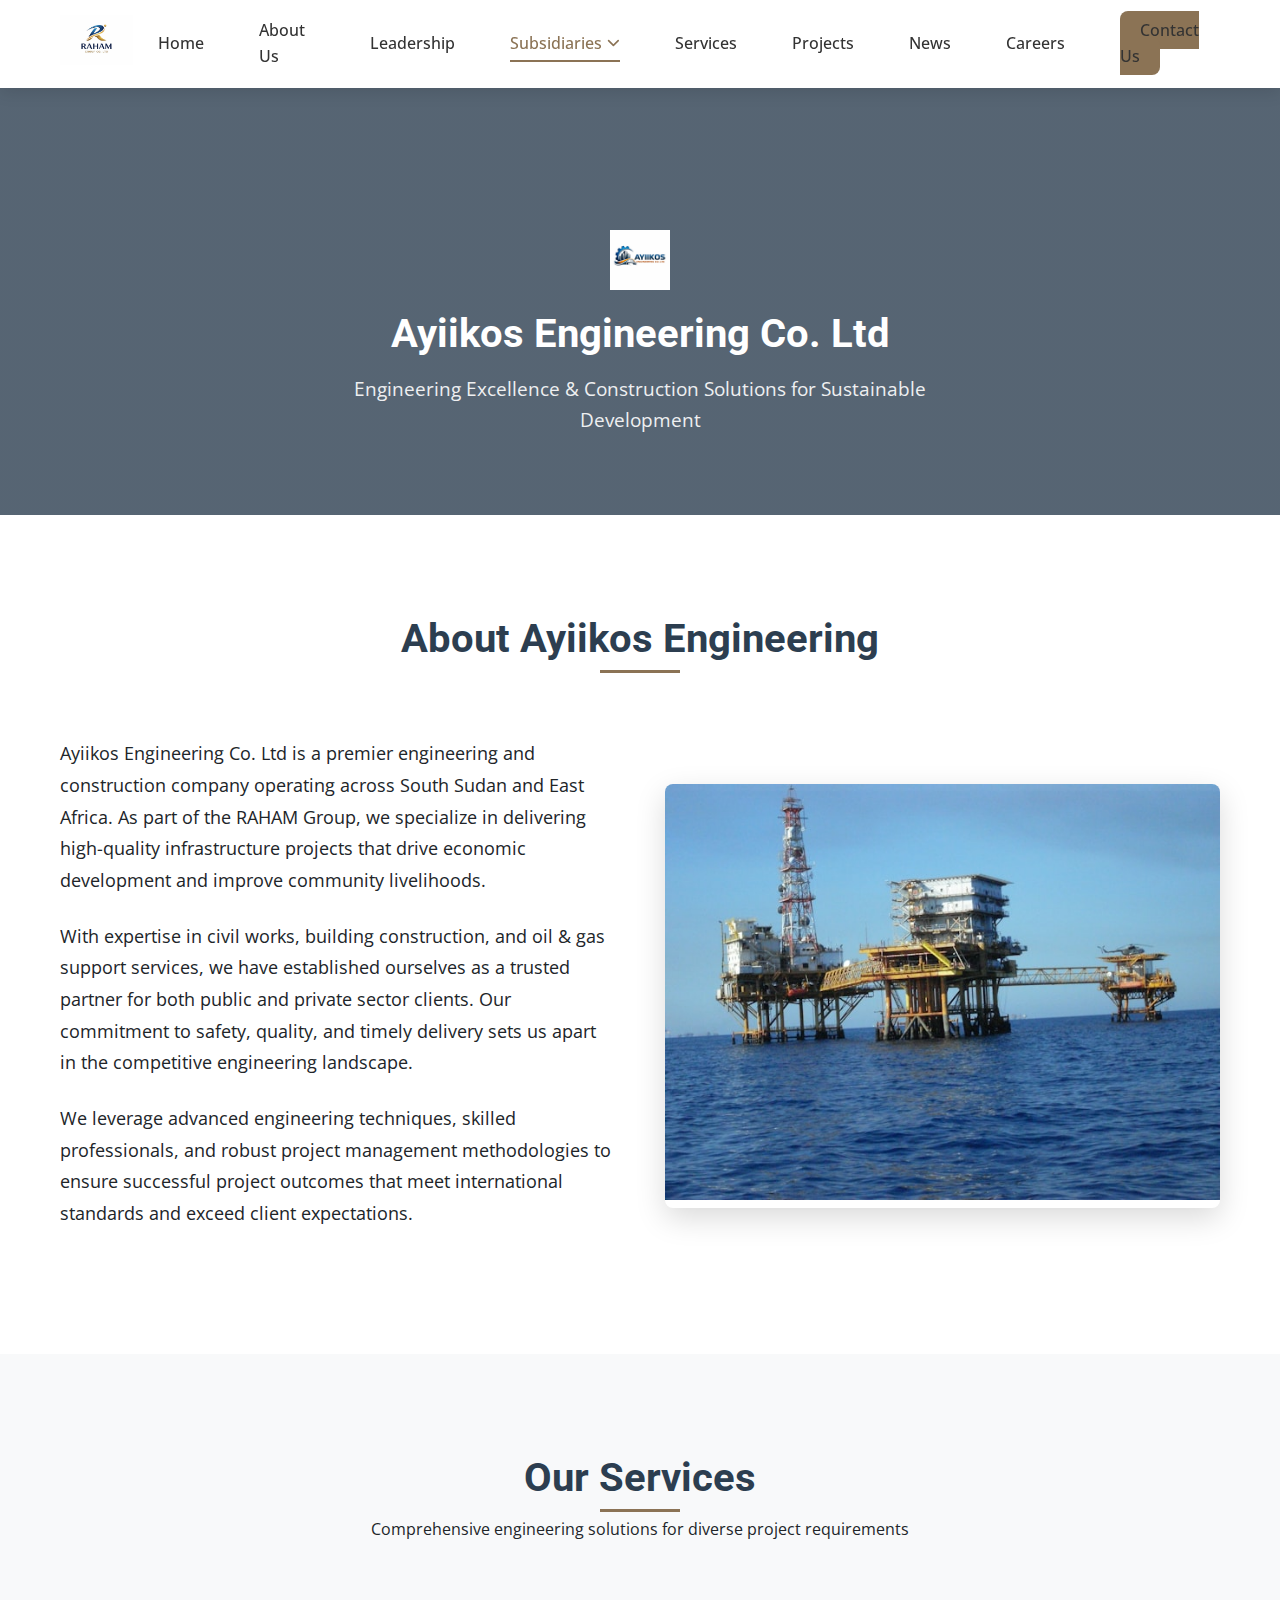
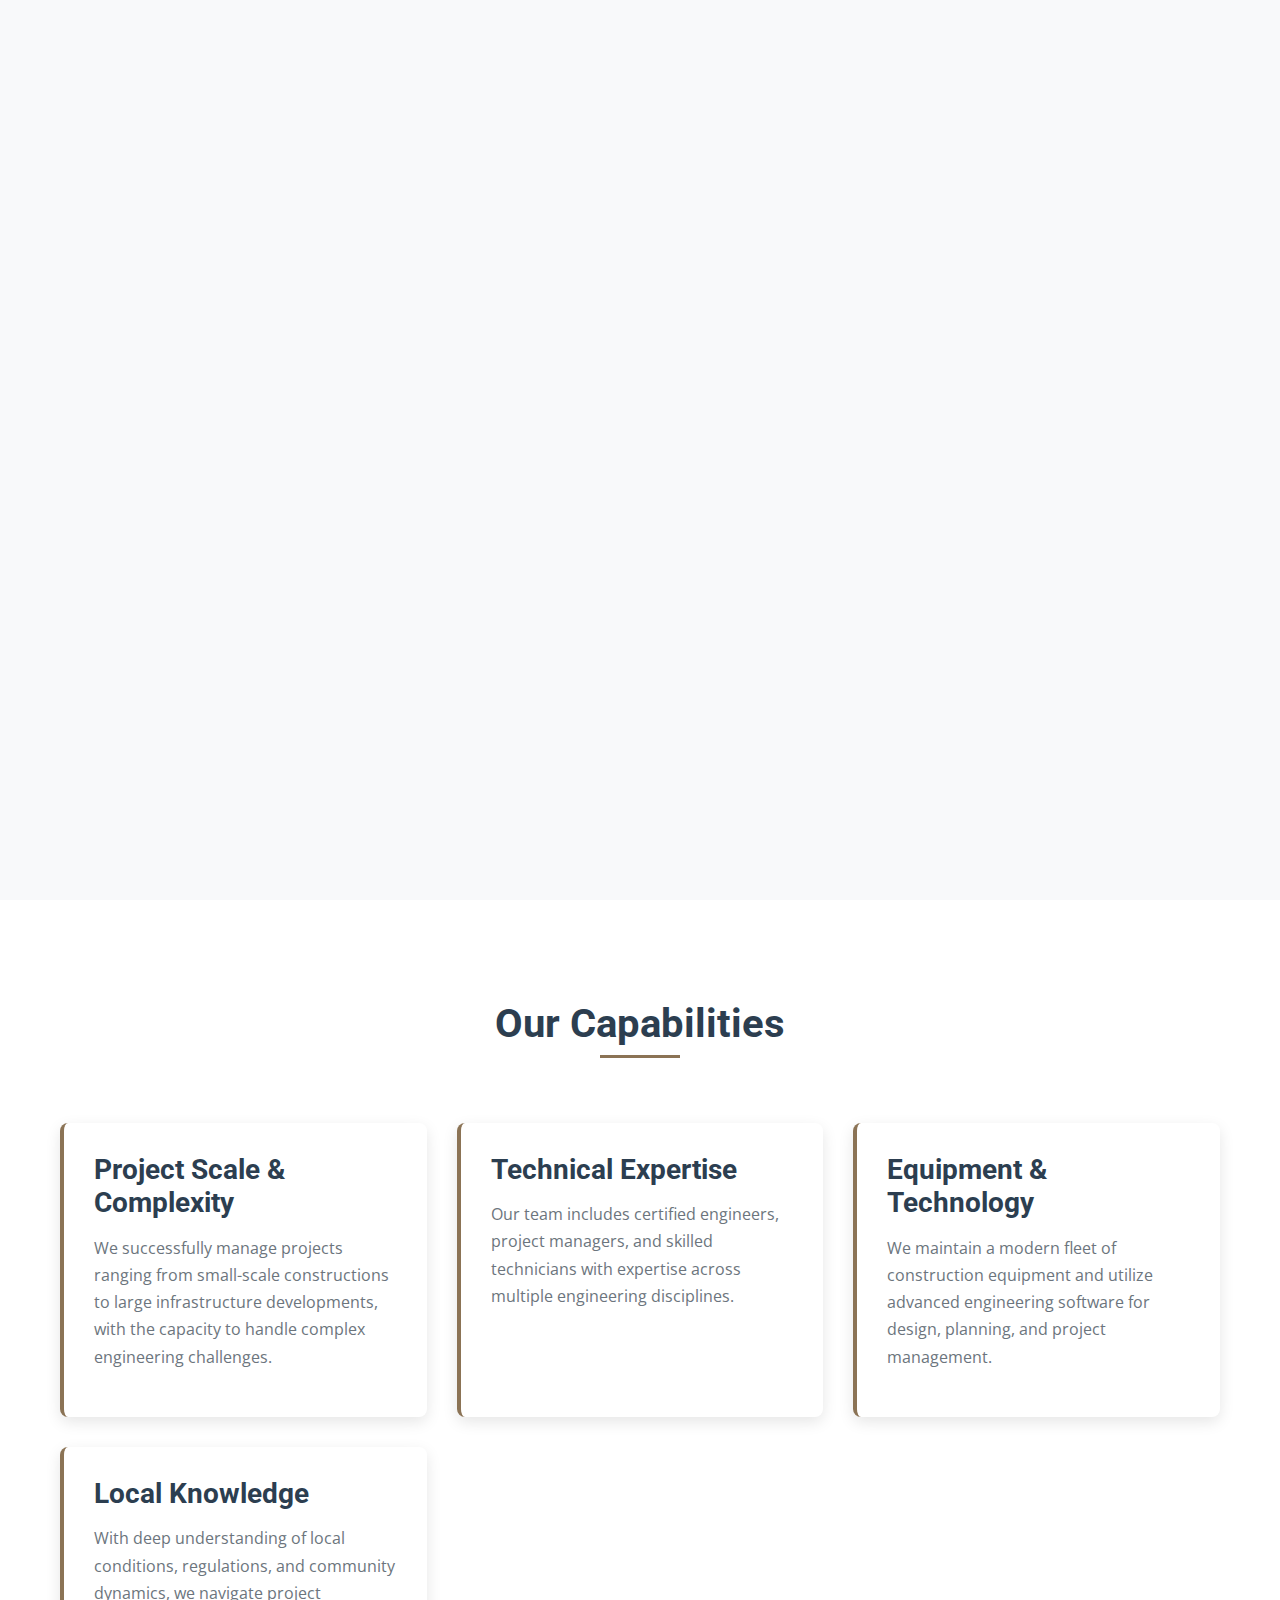
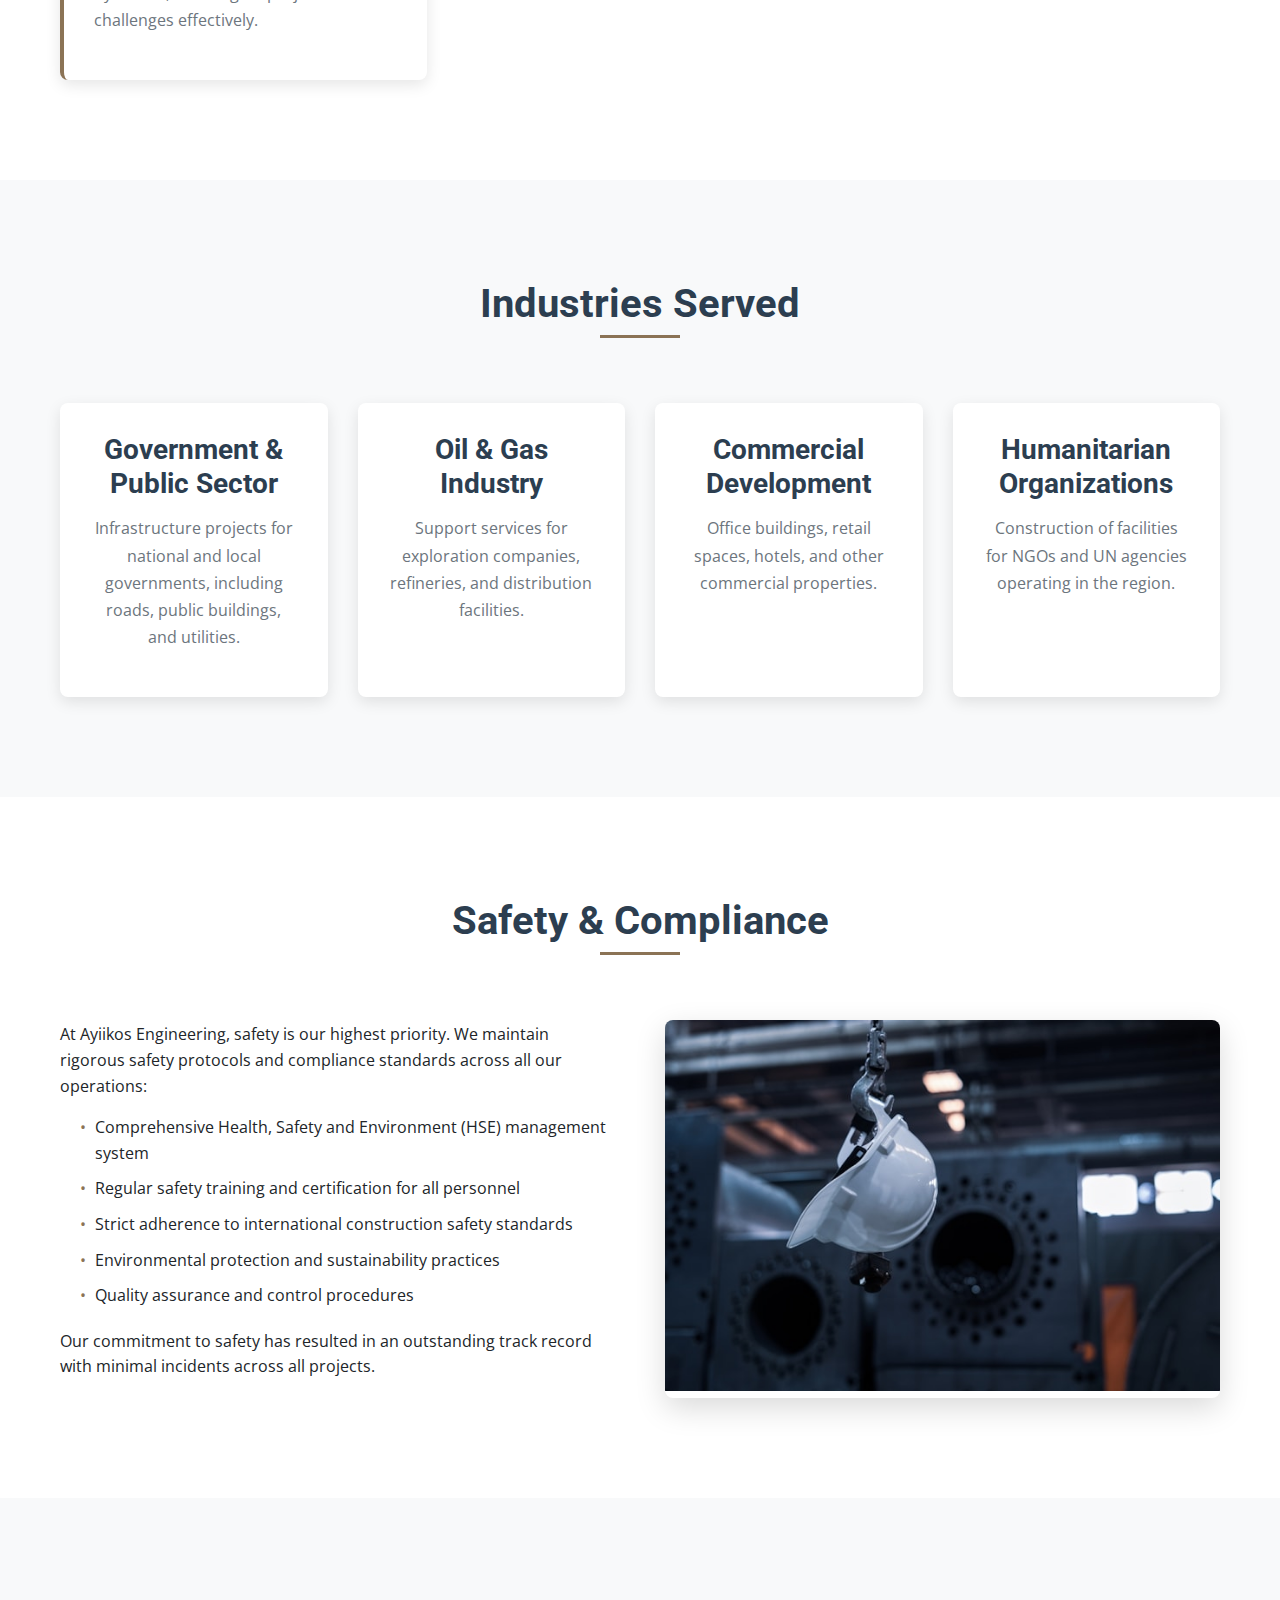
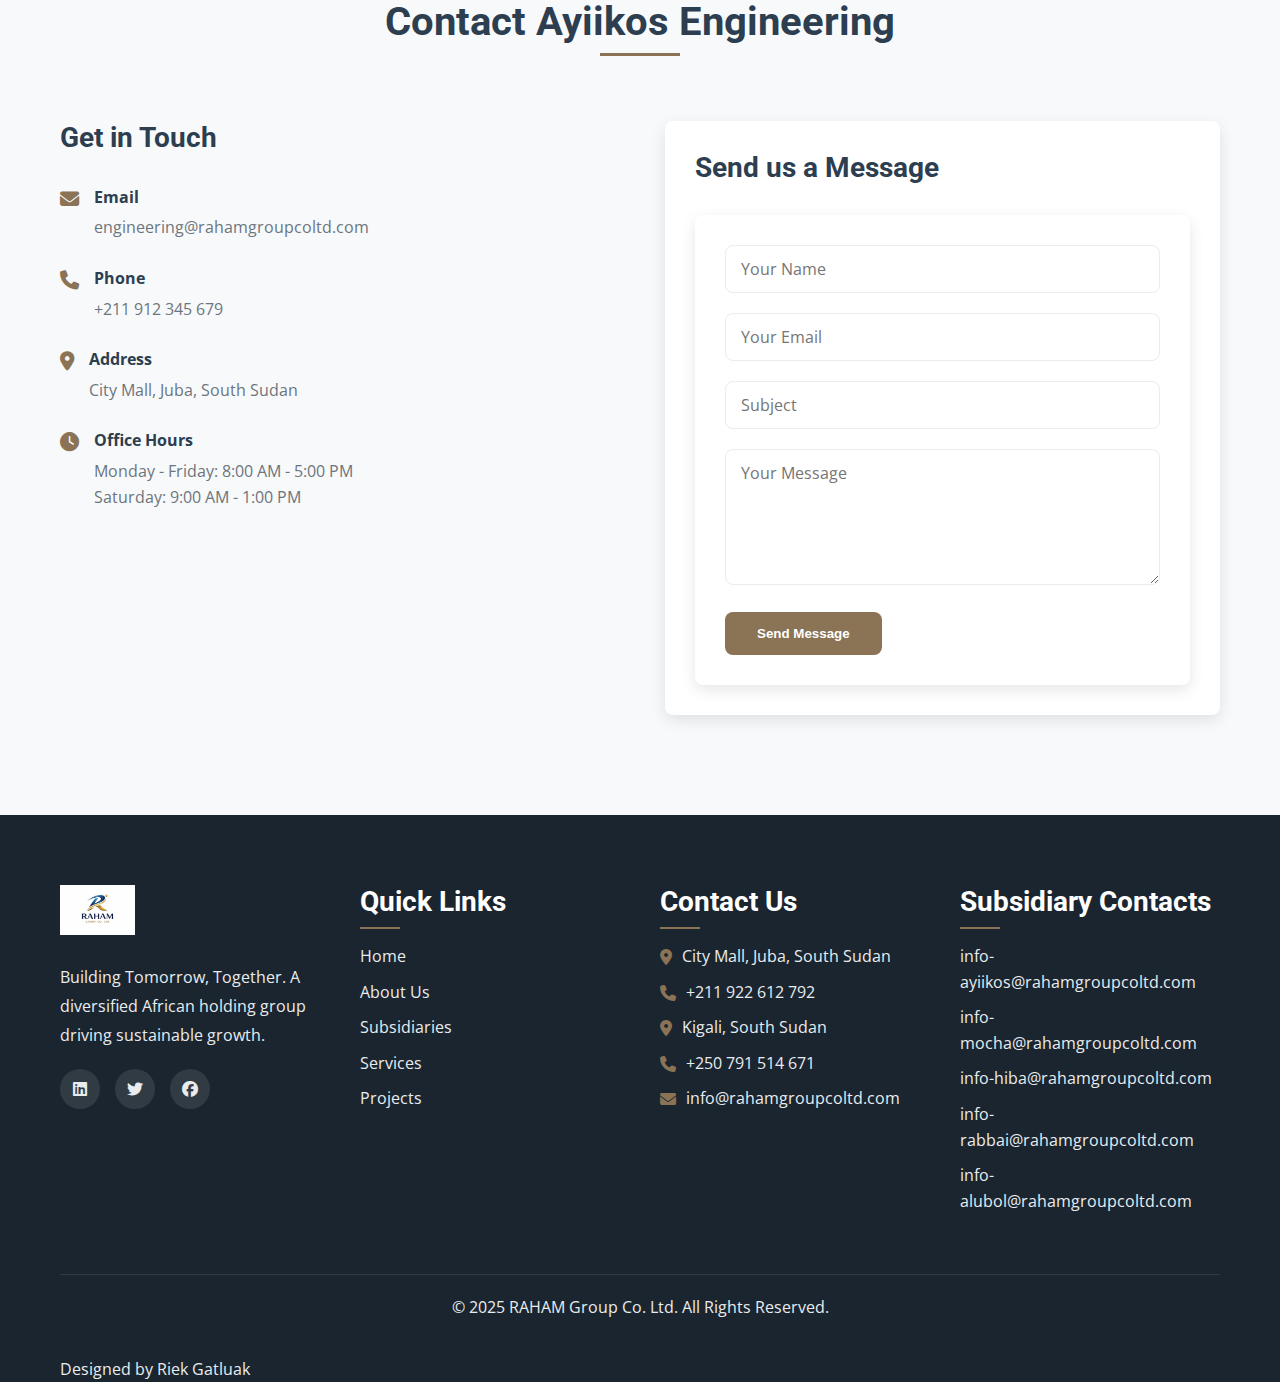
<file: ayiikos-engineering.html>
<!DOCTYPE html>
<html lang="en">
<head>
    <meta charset="UTF-8">
    <meta name="viewport" content="width=device-width, initial-scale=1.0">
    <title>Ayiikos Engineering Co. Ltd - Lumora Group</title>
    <link rel="stylesheet" href="style.css">
    <link href="https://fonts.googleapis.com/css2?family=Roboto:wght@300;400;500;700&family=Open+Sans:wght@300;400;600;700&display=swap" rel="stylesheet">
    <link rel="stylesheet" href="https://cdnjs.cloudflare.com/ajax/libs/font-awesome/6.4.0/css/all.min.css">
</head>
<body>
    <!-- Header -->
    <header class="header">
        <div class="container">
            <div class="logo">
                <a href="index.html">
                    <img src="assets/rahamlogo.jpeg" alt="Lumora Group">
                </a>
            </div>
            <nav class="nav">
                <ul class="nav-list">
                    <li><a href="index.html">Home</a></li>
                    <li><a href="about.html">About Us</a></li>
                    <li><a href="leadership.html">Leadership</a></li>
                    <li class="dropdown">
                        <a href="subsidiaries.html" class="dropdown-toggle active">
                            Subsidiaries <i class="fas fa-chevron-down"></i>
                        </a>
                        <ul class="dropdown-menu">
                            <li><a href="ayiikos-engineering.html" class="active">Ayiikos Engineering</a></li>
                            <li><a href="hiba-general-trading.html">Hiba General Trading</a></li>
                            <li><a href="mocha-enterprises.html">Mocha Enterprises</a></li>
                            <li><a href="rabbai-agro.html">Rabbai Agro</a></li>
                            <li><a href="alubol-mining.html">Alubol Mining</a></li>
                        </ul>
                    </li>
                    <li><a href="services.html">Services</a></li>
                    <li><a href="projects.html">Projects</a></li>
                    <li><a href="news.html">News</a></li>
                    <li><a href="careers.html">Careers</a></li>
                    <li><a href="contact.html" class="btn-contact">Contact Us</a></li>
                </ul>
                <div class="mobile-toggle">
                    <span></span>
                    <span></span>
                    <span></span>
                </div>
            </nav>
        </div>
    </header>

    <!-- Page Header -->
    <section class="page-header subsidiary-header">
        <div class="container">
            <div class="subsidiary-logo">
                <img src="assets/lumoraayiikos.jpeg" alt="Ayiikos Engineering">
            </div>
            <h1>Ayiikos Engineering Co. Ltd</h1>
            <p>Engineering Excellence & Construction Solutions for Sustainable Development</p>
        </div>
    </section>

    <!-- About Section -->
    <section class="section">
        <div class="container">
            <div class="section-header">
                <h2>About Ayiikos Engineering</h2>
            </div>
            <div class="content-grid">
                <div class="content-text">
                    <p>Ayiikos Engineering Co. Ltd is a premier engineering and construction company operating across South Sudan and East Africa. As part of the RAHAM Group, we specialize in delivering high-quality infrastructure projects that drive economic development and improve community livelihoods.</p>
                    <p>With expertise in civil works, building construction, and oil & gas support services, we have established ourselves as a trusted partner for both public and private sector clients. Our commitment to safety, quality, and timely delivery sets us apart in the competitive engineering landscape.</p>
                    <p>We leverage advanced engineering techniques, skilled professionals, and robust project management methodologies to ensure successful project outcomes that meet international standards and exceed client expectations.</p>
                </div>
                <div class="content-image">
                    <img src="assets/lumoraoil.jpg" alt="Ayiikos Engineering Projects">
                </div>
            </div>
        </div>
    </section>

    <!-- Services Section -->
    <section class="section services-subsidiary">
        <div class="container">
            <div class="section-header">
                <h2>Our Services</h2>
                <p>Comprehensive engineering solutions for diverse project requirements</p>
            </div>
            <div class="services-grid">
                <div class="service-card">
                    <div class="service-icon">
                        <i class="fas fa-road"></i>
                    </div>
                    <h3>Infrastructure Development</h3>
                    <p>Road construction, bridge building, water systems, and public infrastructure projects that connect communities and enable economic growth.</p>
                </div>
                <div class="service-card">
                    <div class="service-icon">
                        <i class="fas fa-oil-well"></i>
                    </div>
                    <h3>Oil & Gas Support</h3>
                    <p>Specialized services for the oil and gas industry including facility construction, maintenance, and support infrastructure development.</p>
                </div>
                <div class="service-card">
                    <div class="service-icon">
                        <i class="fas fa-building"></i>
                    </div>
                    <h3>Building & Civil Works</h3>
                    <p>Commercial and residential construction, industrial facilities, and civil engineering works executed to the highest quality standards.</p>
                </div>
                <div class="service-card">
                    <div class="service-icon">
                        <i class="fas fa-tools"></i>
                    </div>
                    <h3>Construction Management</h3>
                    <p>End-to-end project management from planning and design to execution and handover, ensuring projects are delivered on time and within budget.</p>
                </div>
            </div>
        </div>
    </section>

    <!-- Capabilities Section -->
    <section class="section capabilities">
        <div class="container">
            <div class="section-header">
                <h2>Our Capabilities</h2>
            </div>
            <div class="capabilities-content">
                <div class="capability-item">
                    <h3>Project Scale & Complexity</h3>
                    <p>We successfully manage projects ranging from small-scale constructions to large infrastructure developments, with the capacity to handle complex engineering challenges.</p>
                </div>
                <div class="capability-item">
                    <h3>Technical Expertise</h3>
                    <p>Our team includes certified engineers, project managers, and skilled technicians with expertise across multiple engineering disciplines.</p>
                </div>
                <div class="capability-item">
                    <h3>Equipment & Technology</h3>
                    <p>We maintain a modern fleet of construction equipment and utilize advanced engineering software for design, planning, and project management.</p>
                </div>
                <div class="capability-item">
                    <h3>Local Knowledge</h3>
                    <p>With deep understanding of local conditions, regulations, and community dynamics, we navigate project challenges effectively.</p>
                </div>
            </div>
        </div>
    </section>

    <!-- Industries Served -->
    <section class="section industries">
        <div class="container">
            <div class="section-header">
                <h2>Industries Served</h2>
            </div>
            <div class="industries-grid">
                <div class="industry-card">
                    <h3>Government & Public Sector</h3>
                    <p>Infrastructure projects for national and local governments, including roads, public buildings, and utilities.</p>
                </div>
                <div class="industry-card">
                    <h3>Oil & Gas Industry</h3>
                    <p>Support services for exploration companies, refineries, and distribution facilities.</p>
                </div>
                <div class="industry-card">
                    <h3>Commercial Development</h3>
                    <p>Office buildings, retail spaces, hotels, and other commercial properties.</p>
                </div>
                <div class="industry-card">
                    <h3>Humanitarian Organizations</h3>
                    <p>Construction of facilities for NGOs and UN agencies operating in the region.</p>
                </div>
            </div>
        </div>
    </section>

    <!-- Safety & Compliance -->
    <section class="section safety">
        <div class="container">
            <div class="section-header">
                <h2>Safety & Compliance</h2>
            </div>
            <div class="safety-content">
                <div class="safety-text">
                    <p>At Ayiikos Engineering, safety is our highest priority. We maintain rigorous safety protocols and compliance standards across all our operations:</p>
                    <ul>
                        <li>Comprehensive Health, Safety and Environment (HSE) management system</li>
                        <li>Regular safety training and certification for all personnel</li>
                        <li>Strict adherence to international construction safety standards</li>
                        <li>Environmental protection and sustainability practices</li>
                        <li>Quality assurance and control procedures</li>
                    </ul>
                    <p>Our commitment to safety has resulted in an outstanding track record with minimal incidents across all projects.</p>
                </div>
                <div class="safety-image">
                    <img src="assets/rahamsafety.jpg" alt="Safety Standards">
                </div>
            </div>
        </div>
    </section>

    <!-- Contact Details -->
    <section class="section contact-subsidiary">
        <div class="container">
            <div class="section-header">
                <h2>Contact Ayiikos Engineering</h2>
            </div>
            <div class="contact-grid">
                <div class="contact-info">
                    <h3>Get in Touch</h3>
                    <div class="contact-item">
                        <i class="fas fa-envelope"></i>
                        <div>
                            <strong>Email</strong>
                            <p>engineering@rahamgroupcoltd.com</p>
                        </div>
                    </div>
                    <div class="contact-item">
                        <i class="fas fa-phone"></i>
                        <div>
                            <strong>Phone</strong>
                            <p>+211 912 345 679</p>
                        </div>
                    </div>
                    <div class="contact-item">
                        <i class="fas fa-map-marker-alt"></i>
                        <div>
                            <strong>Address</strong>
                            <p>City Mall, Juba, South Sudan</p>
                        </div>
                    </div>
                    <div class="contact-item">
                        <i class="fas fa-clock"></i>
                        <div>
                            <strong>Office Hours</strong>
                            <p>Monday - Friday: 8:00 AM - 5:00 PM</p>
                            <p>Saturday: 9:00 AM - 1:00 PM</p>
                        </div>
                    </div>
                </div>
                <div class="contact-form">
                    <h3>Send us a Message</h3>
                    <form class="subsidiary-form">
                        <div class="form-group">
                            <input type="text" placeholder="Your Name" required>
                        </div>
                        <div class="form-group">
                            <input type="email" placeholder="Your Email" required>
                        </div>
                        <div class="form-group">
                            <input type="text" placeholder="Subject" required>
                        </div>
                        <div class="form-group">
                            <textarea placeholder="Your Message" rows="5" required></textarea>
                        </div>
                        <button type="submit" class="btn btn-primary">Send Message</button>
                    </form>
                </div>
            </div>
        </div>
    </section>

    <!-- Footer -->
    <footer class="footer">
        <div class="container">
            <div class="footer-content">
                <div class="footer-section">
                    <div class="footer-logo">
                        <img src="assets/rahamlogo.jpeg" alt="Lumora Group">
                    </div>
                    <p>Building Tomorrow, Together. A diversified African holding group driving sustainable growth.</p>
                    <div class="social-links">
                        <a href="#"><i class="fab fa-linkedin"></i></a>
                        <a href="#"><i class="fab fa-twitter"></i></a>
                        <a href="#"><i class="fab fa-facebook"></i></a>
                    </div>
                </div>
                <div class="footer-section">
                    <h3>Quick Links</h3>
                    <ul>
                        <li><a href="index.html">Home</a></li>
                        <li><a href="about.html">About Us</a></li>
                        <li><a href="subsidiaries.html">Subsidiaries</a></li>
                        <li><a href="services.html">Services</a></li>
                        <li><a href="projects.html">Projects</a></li>
                    </ul>
                </div>
                <div class="footer-section">
                    <h3>Contact Us</h3>
                    <ul class="contact-info">
                        <li><i class="fas fa-map-marker-alt"></i> City Mall, Juba, South Sudan</li>
                        <li><i class="fas fa-phone"></i> +211 922 612 792</li>
                        <li><i class="fas fa-map-marker-alt"></i> Kigali, South Sudan</li>
                        <li><i class="fas fa-phone"></i> +250 791 514 671</li>
                        <li><i class="fas fa-envelope"></i> info@rahamgroupcoltd.com</li>
                    </ul>
                </div>
                <div class="footer-section">
                    <h3>Subsidiary Contacts</h3>
                    <ul class="subsidiary-contacts">
                       <li>info-ayiikos@rahamgroupcoltd.com</li>
                        <li>info-mocha@rahamgroupcoltd.com</li>
                        <li>info-hiba@rahamgroupcoltd.com</li>
                        <li>info-rabbai@rahamgroupcoltd.com</li>
                        <li>info-alubol@rahamgroupcoltd.com</li>
                    </ul>
                    </ul>
                </div>
            </div>
             <div class="footer-bottom">
            <p>&copy; 2025 RAHAM Group Co. Ltd. All Rights Reserved.</p>
        </div>
        
        <!-- New Designer Credit Section -->
        <div class="designer-credit">
            <p>Designed by <a href="https://wa.me/211981211736?text=Hello%20Riek%20Gatluak,%20I%20came%20across%20the%20Lumora%20Group%20website%20and%20would%20like%20to%20get%20in%20touch%20with%20you." 
                             target="_blank" 
                             rel="noopener noreferrer" 
                             class="designer-name">Riek Gatluak</a>
            </p>
        </div>
    </div>
</footer>

    <script src="script.js"></script>
</body>
</html>
</file>
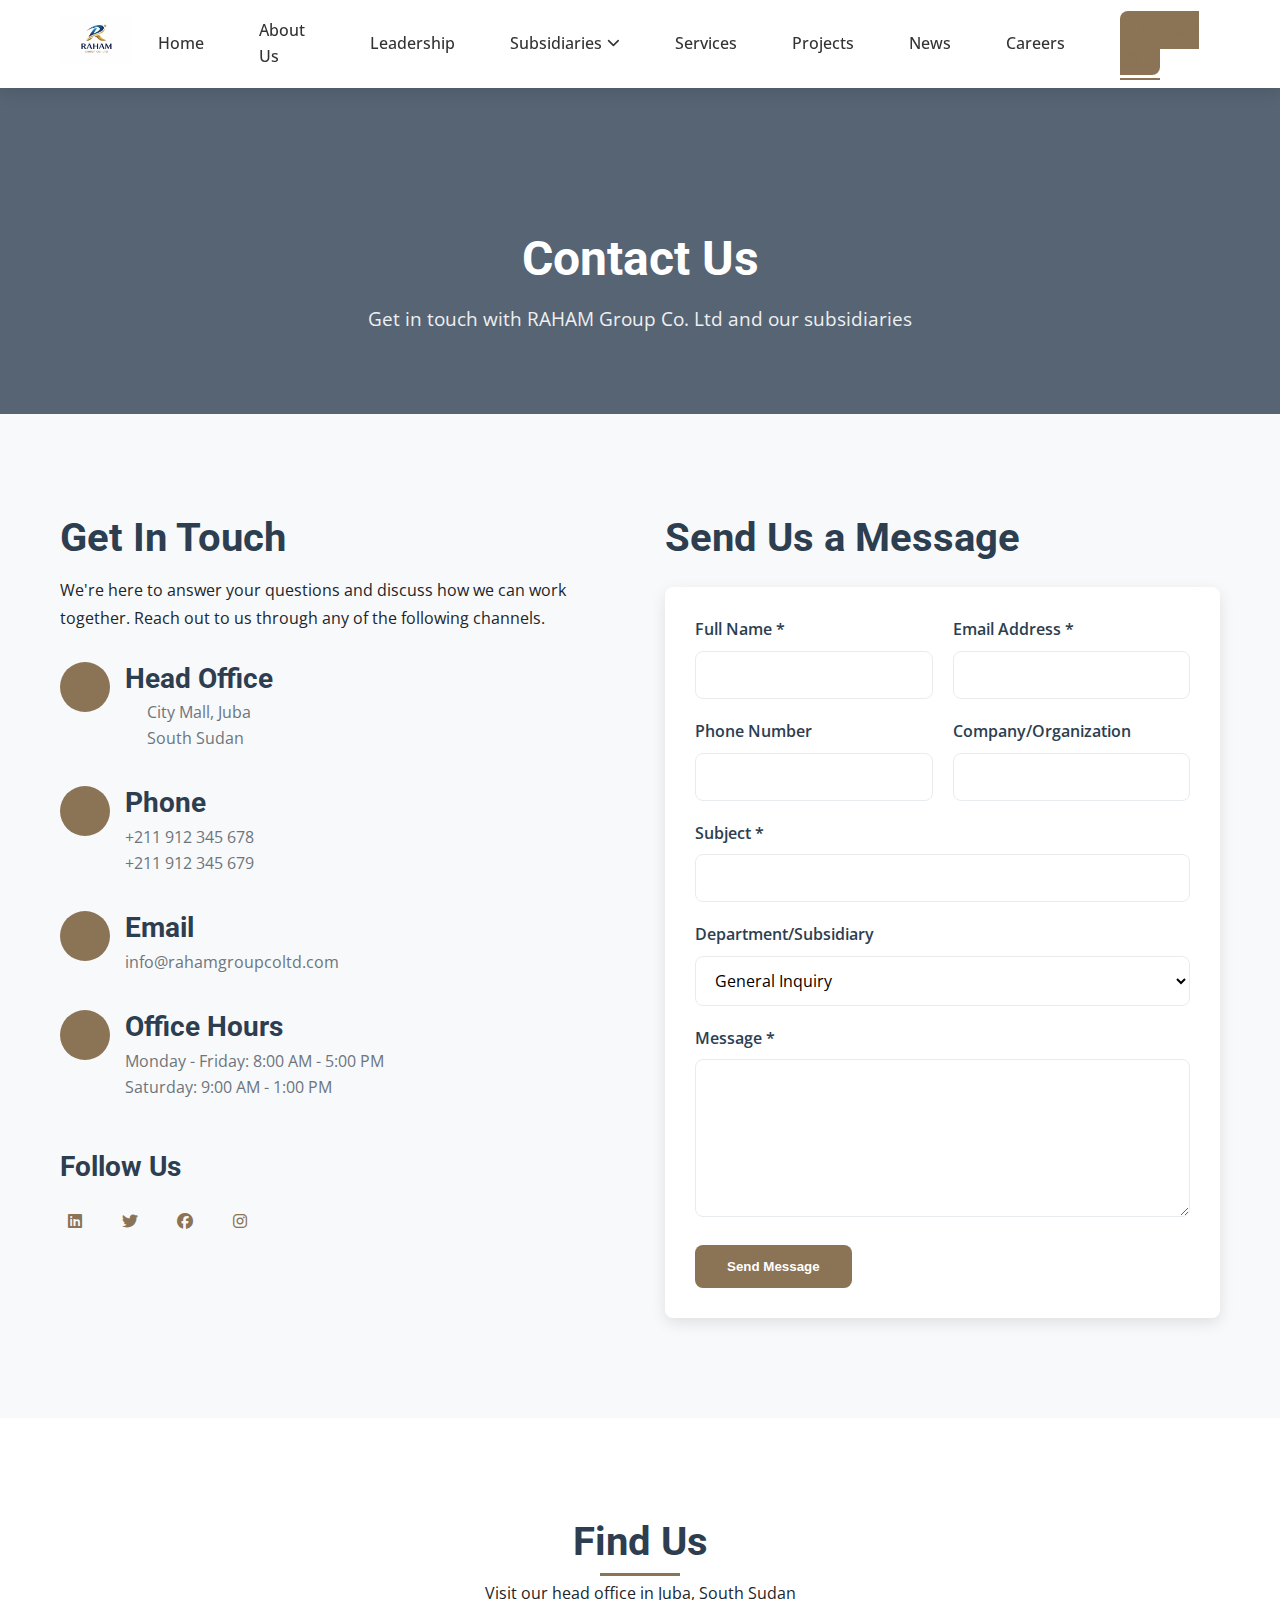
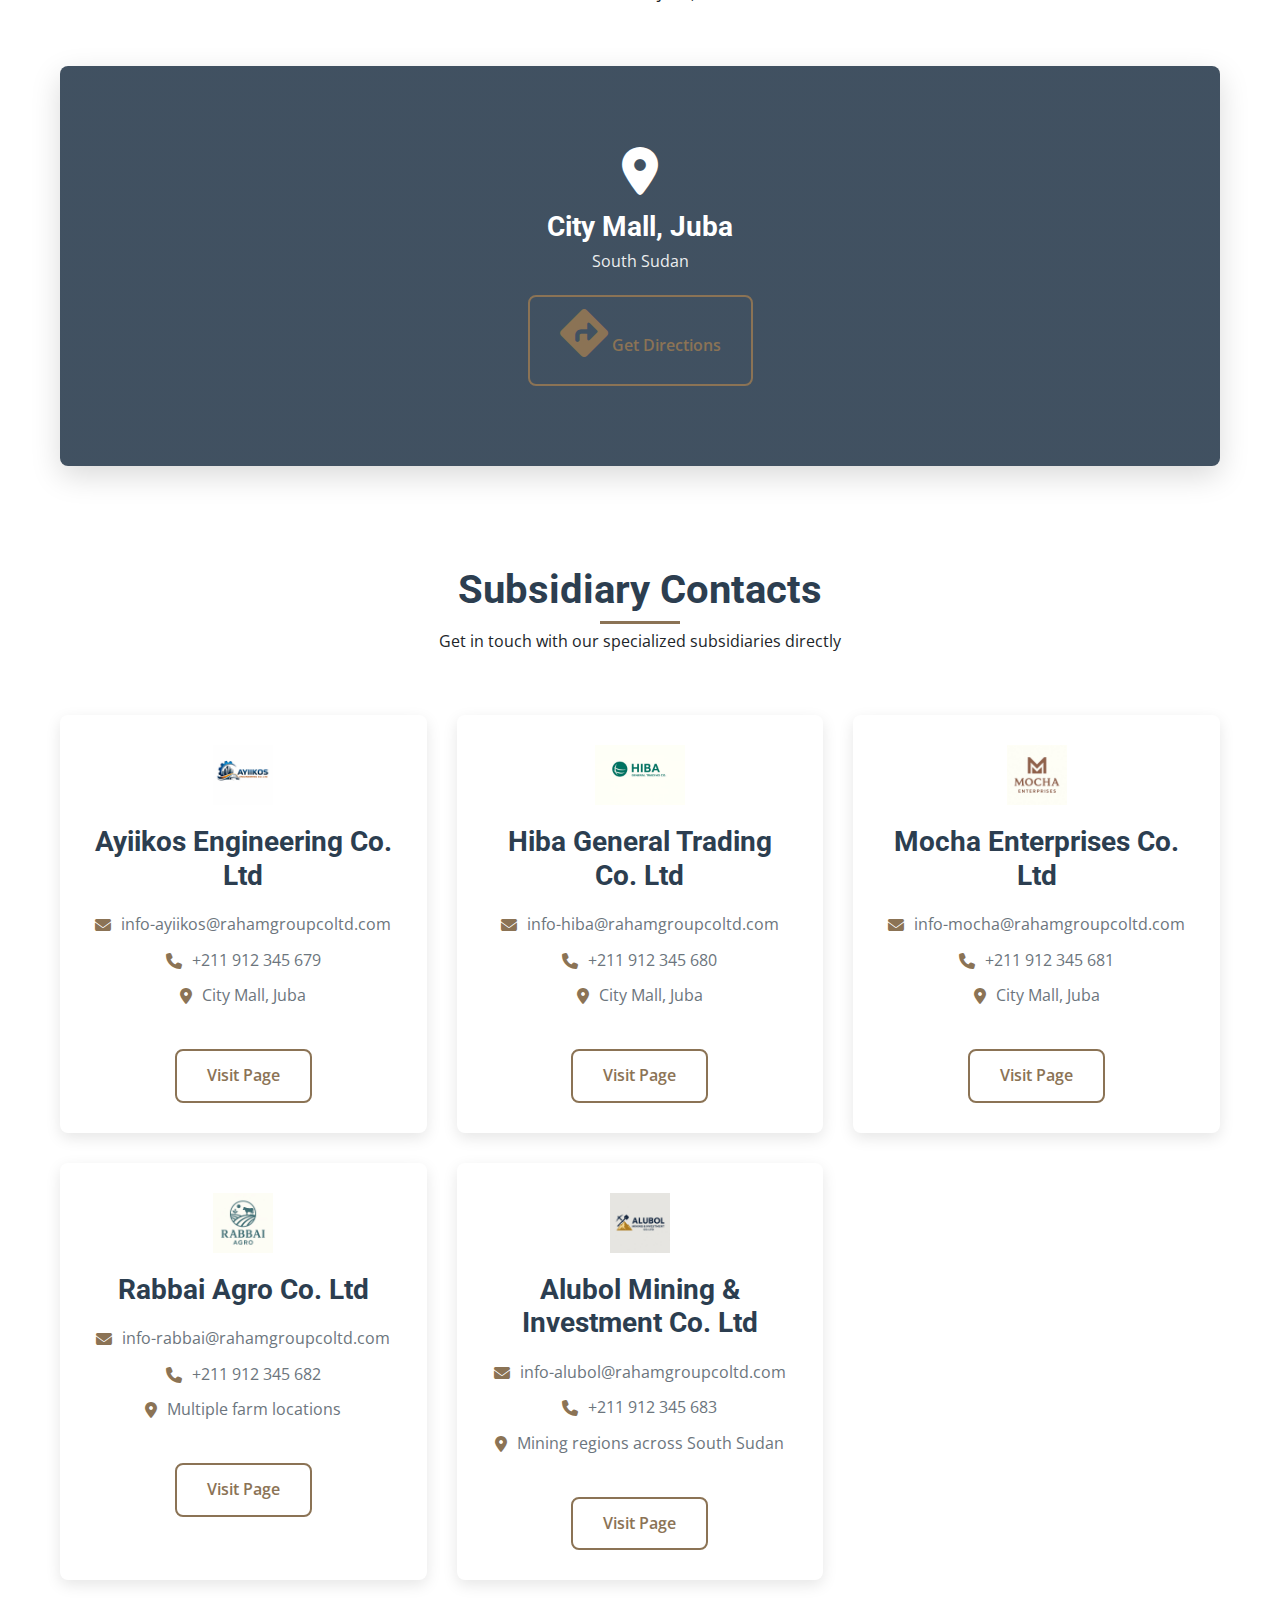
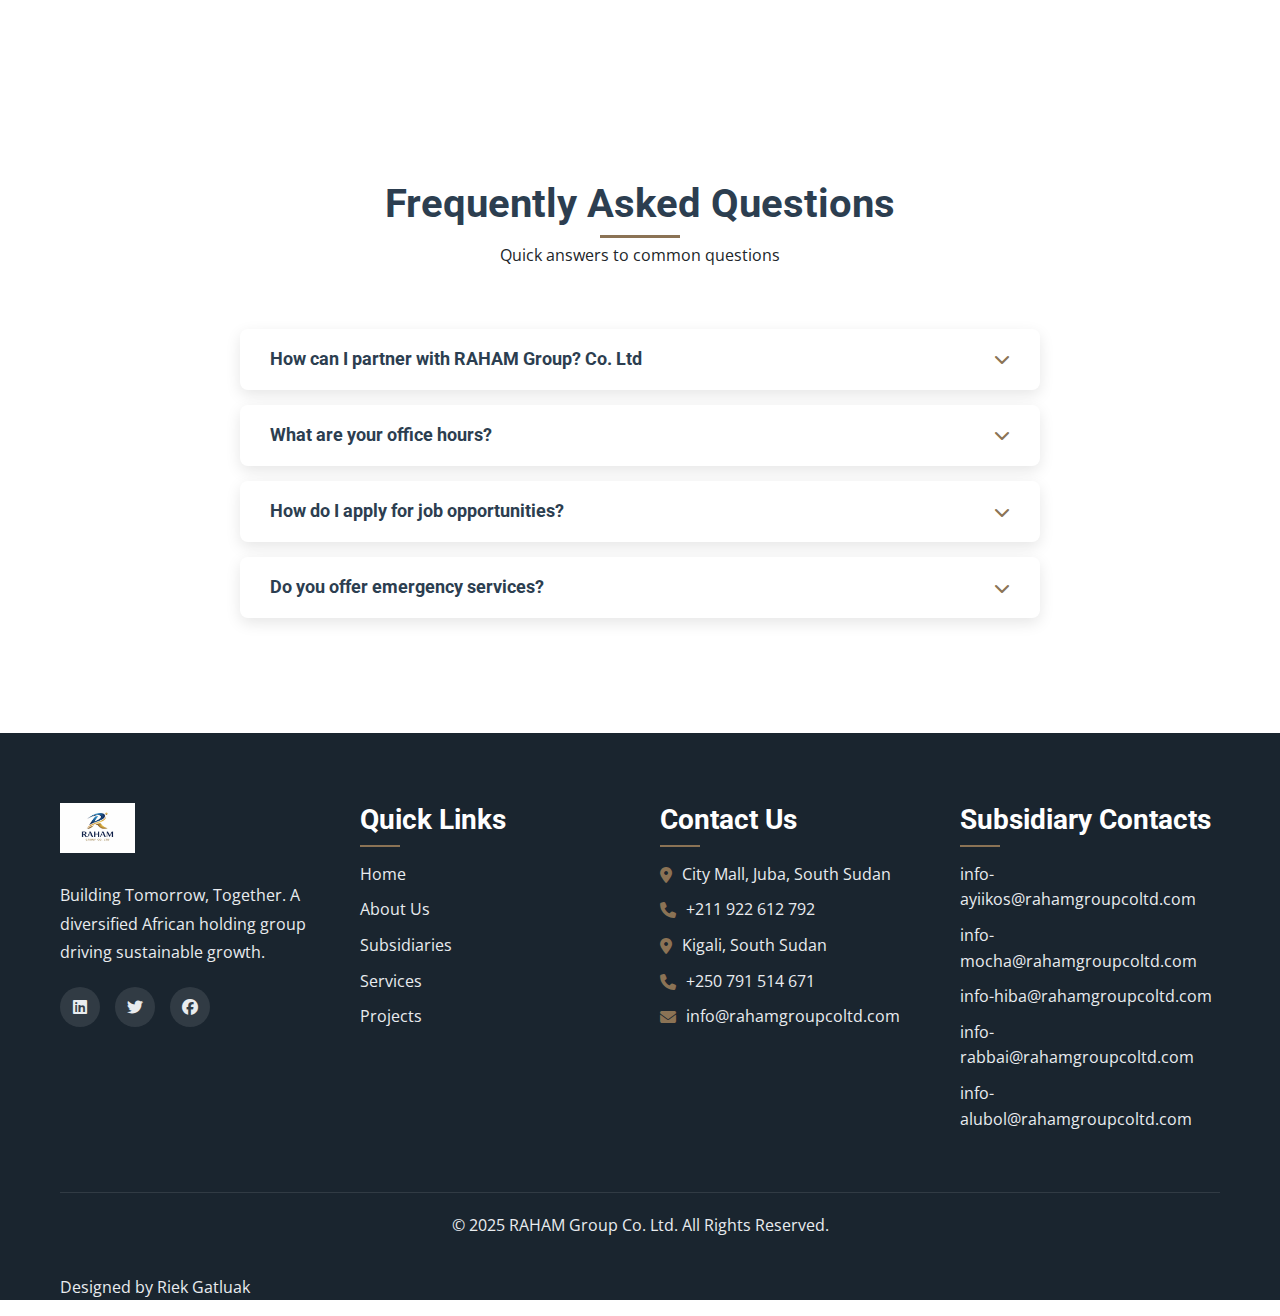
<file: contact.html>
<!DOCTYPE html>
<html lang="en">
<head>
    <meta charset="UTF-8">
    <meta name="viewport" content="width=device-width, initial-scale=1.0">
    <title>Contact Us - RAHAM Group Co. Ltd</title>
    <link rel="stylesheet" href="style.css">
    <link href="https://fonts.googleapis.com/css2?family=Roboto:wght@300;400;500;700&family=Open+Sans:wght@300;400;600;700&display=swap" rel="stylesheet">
    <link rel="stylesheet" href="https://cdnjs.cloudflare.com/ajax/libs/font-awesome/6.4.0/css/all.min.css">
</head>
<body>
    <!-- Header -->
    <header class="header">
        <div class="container">
            <div class="logo">
                <a href="index.html">
                    <img src="assets/rahamlogo.jpeg" alt="Lumora Group">
                </a>
            </div>
            <nav class="nav">
                <ul class="nav-list">
                    <li><a href="index.html">Home</a></li>
                    <li><a href="about.html">About Us</a></li>
                    <li><a href="leadership.html">Leadership</a></li>
                    <li class="dropdown">
                        <a href="subsidiaries.html" class="dropdown-toggle">
                            Subsidiaries <i class="fas fa-chevron-down"></i>
                        </a>
                        <ul class="dropdown-menu">
                            <li><a href="ayiikos-engineering.html">Ayiikos Engineering</a></li>
                            <li><a href="hiba-general-trading.html">Hiba General Trading</a></li>
                            <li><a href="mocha-enterprises.html">Mocha Enterprises</a></li>
                            <li><a href="rabbai-agro.html">Rabbai Agro</a></li>
                            <li><a href="alubol-mining.html">Alubol Mining</a></li>
                        </ul>
                    </li>
                    <li><a href="services.html">Services</a></li>
                    <li><a href="projects.html">Projects</a></li>
                    <li><a href="news.html">News</a></li>
                    <li><a href="careers.html">Careers</a></li>
                    <li><a href="contact.html" class="active btn-contact">Contact Us</a></li>
                </ul>
                <div class="mobile-toggle">
                    <span></span>
                    <span></span>
                    <span></span>
                </div>
            </nav>
        </div>
    </header>

    <!-- Page Header -->
    <section class="page-header">
        <div class="container">
            <h1>Contact Us</h1>
            <p>Get in touch with RAHAM Group Co. Ltd and our subsidiaries</p>
        </div>
    </section>

    <!-- Contact Section -->
    <section class="section contact-main">
        <div class="container">
            <div class="contact-grid">
                <div class="contact-info">
                    <h2>Get In Touch</h2>
                    <p>We're here to answer your questions and discuss how we can work together. Reach out to us through any of the following channels.</p>
                    
                    <div class="contact-details">
                        <div class="contact-item">
                            <div class="contact-icon">
                                <i class="fas fa-map-marker-alt"></i>
                            </div>
                            <div class="contact-text">
                                <h3>Head Office</h3>
                                <p>City Mall, Juba<br>South Sudan</p>
                            </div>
                        </div>
                        
                        <div class="contact-item">
                            <div class="contact-icon">
                                <i class="fas fa-phone"></i>
                            </div>
                            <div class="contact-text">
                                <h3>Phone</h3>
                                <p>+211 912 345 678<br>+211 912 345 679</p>
                            </div>
                        </div>
                        
                        <div class="contact-item">
                            <div class="contact-icon">
                                <i class="fas fa-envelope"></i>
                            </div>
                            <div class="contact-text">
                                <h3>Email</h3>
                                <p>info@rahamgroupcoltd.com</p>
                            </div>
                        </div>
                        
                        <div class="contact-item">
                            <div class="contact-icon">
                                <i class="fas fa-clock"></i>
                            </div>
                            <div class="contact-text">
                                <h3>Office Hours</h3>
                                <p>Monday - Friday: 8:00 AM - 5:00 PM<br>Saturday: 9:00 AM - 1:00 PM</p>
                            </div>
                        </div>
                    </div>

                    <div class="social-contact">
                        <h3>Follow Us</h3>
                        <div class="social-links">
                            <a href="#"><i class="fab fa-linkedin"></i></a>
                            <a href="#"><i class="fab fa-twitter"></i></a>
                            <a href="#"><i class="fab fa-facebook"></i></a>
                            <a href="#"><i class="fab fa-instagram"></i></a>
                        </div>
                    </div>
                </div>

                <div class="contact-form-section">
    <h2>Send Us a Message</h2>
    <form name="general-contact-form" method="POST" data-netlify="true" class="contact-form">
        <!-- Hidden input for Netlify form handling -->
        <input type="hidden" name="form-name" value="general-contact-form">

        <div class="form-row">
            <div class="form-group">
                <label for="name">Full Name *</label>
                <input type="text" id="name" name="name" required>
            </div>
            <div class="form-group">
                <label for="email">Email Address *</label>
                <input type="email" id="email" name="email" required>
            </div>
        </div>
        
        <div class="form-row">
            <div class="form-group">
                <label for="phone">Phone Number</label>
                <input type="tel" id="phone" name="phone">
            </div>
            <div class="form-group">
                <label for="company">Company/Organization</label>
                <input type="text" id="company" name="company">
            </div>
        </div>

        <div class="form-group">
            <label for="subject">Subject *</label>
            <input type="text" id="subject" name="subject" required>
        </div>

        <div class="form-group">
            <label for="department">Department/Subsidiary</label>
            <select id="department" name="department">
                <option value="">General Inquiry</option>
                <option value="engineering">Ayiikos Engineering</option>
                <option value="trading">Hiba General Trading</option>
                <option value="enterprises">Mocha Enterprises</option>
                <option value="agro">Rabbai Agro</option>
                <option value="mining">Alubol Mining</option>
                <option value="careers">Careers/HR</option>
                <option value="partnership">Partnerships</option>
            </select>
        </div>

        <div class="form-group">
            <label for="message">Message *</label>
            <textarea id="message" name="message" rows="6" required></textarea>
        </div>

        <button type="submit" class="btn btn-primary">Send Message</button>
    </form>
</div>

            </div>
        </div>
    </section>

    <!-- Map Section -->
    <section class="section map-section">
        <div class="container">
            <div class="section-header">
                <h2>Find Us</h2>
                <p>Visit our head office in Juba, South Sudan</p>
            </div>
            <div class="map-container">
                <div class="map-placeholder">
                    <div class="map-content">
                        <i class="fas fa-map-marker-alt"></i>
                        <h3>City Mall, Juba</h3>
                        <p>South Sudan</p>
                        <div class="map-actions">
                            <a href="#" class="btn btn-outline">
                                <i class="fas fa-directions"></i> Get Directions
                            </a>
                        </div>
                    </div>
                </div>
            </div>
        </div>
    </section>

    <!-- Subsidiary Contacts -->
    <section class="section subsidiary-contacts-section">
        <div class="container">
            <div class="section-header">
                <h2>Subsidiary Contacts</h2>
                <p>Get in touch with our specialized subsidiaries directly</p>
            </div>
            
            <div class="subsidiaries-contact-grid">
                <div class="subsidiary-contact-card">
                    <div class="subsidiary-logo">
                        <img src="assets/lumoraayiikos.jpeg" alt="Ayiikos Engineering">
                    </div>
                    <h3>Ayiikos Engineering Co. Ltd</h3>
                    <div class="contact-details">
                        <p><i class="fas fa-envelope"></i> info-ayiikos@rahamgroupcoltd.com</p>
                        <p><i class="fas fa-phone"></i> +211 912 345 679</p>
                        <p><i class="fas fa-map-marker-alt"></i> City Mall, Juba</p>
                    </div>
                    <a href="ayiikos-engineering.html" class="btn btn-outline">Visit Page</a>
                </div>

                <div class="subsidiary-contact-card">
                    <div class="subsidiary-logo">
                        <img src="assets/lumorahiba.jpeg" alt="Hiba General Trading">
                    </div>
                    <h3>Hiba General Trading Co. Ltd</h3>
                    <div class="contact-details">
                        <p><i class="fas fa-envelope"></i> info-hiba@rahamgroupcoltd.com</p>
                        <p><i class="fas fa-phone"></i> +211 912 345 680</p>
                        <p><i class="fas fa-map-marker-alt"></i> City Mall, Juba</p>
                    </div>
                    <a href="hiba-general-trading.html" class="btn btn-outline">Visit Page</a>
                </div>

                <div class="subsidiary-contact-card">
                    <div class="subsidiary-logo">
                        <img src="assets/lumoramocha.jpeg" alt="Mocha Enterprises">
                    </div>
                    <h3>Mocha Enterprises Co. Ltd</h3>
                    <div class="contact-details">
                        <p><i class="fas fa-envelope"></i> info-mocha@rahamgroupcoltd.com</p>
                        <p><i class="fas fa-phone"></i> +211 912 345 681</p>
                        <p><i class="fas fa-map-marker-alt"></i> City Mall, Juba</p>
                    </div>
                    <a href="mocha-enterprises.html" class="btn btn-outline">Visit Page</a>
                </div>

                <div class="subsidiary-contact-card">
                    <div class="subsidiary-logo">
                        <img src="assets/lumorarabbai.jpeg" alt="Rabbai Agro">
                    </div>
                    <h3>Rabbai Agro Co. Ltd</h3>
                    <div class="contact-details">
                        <p><i class="fas fa-envelope"></i> info-rabbai@rahamgroupcoltd.com</p>
                        <p><i class="fas fa-phone"></i> +211 912 345 682</p>
                        <p><i class="fas fa-map-marker-alt"></i> Multiple farm locations</p>
                    </div>
                    <a href="rabbai-agro.html" class="btn btn-outline">Visit Page</a>
                </div>

                <div class="subsidiary-contact-card">
                    <div class="subsidiary-logo">
                        <img src="assets/lumoraalubol.jpeg" alt="Alubol Mining">
                    </div>
                    <h3>Alubol Mining & Investment Co. Ltd</h3>
                    <div class="contact-details">
                        <p><i class="fas fa-envelope"></i> info-alubol@rahamgroupcoltd.com</p>
                        <p><i class="fas fa-phone"></i> +211 912 345 683</p>
                        <p><i class="fas fa-map-marker-alt"></i> Mining regions across South Sudan</p>
                    </div>
                    <a href="alubol-mining.html" class="btn btn-outline">Visit Page</a>
                </div>
            </div>
        </div>
    </section>

    <!-- FAQ Section -->
    <section class="section faq-section">
        <div class="container">
            <div class="section-header">
                <h2>Frequently Asked Questions</h2>
                <p>Quick answers to common questions</p>
            </div>
            
            <div class="faq-grid">
                <div class="faq-item">
                    <div class="faq-question">
                        <h3>How can I partner with RAHAM Group? Co. Ltd</h3>
                        <i class="fas fa-chevron-down"></i>
                    </div>
                    <div class="faq-answer">
                        <p>We welcome partnership inquiries across all our business sectors. Please contact our partnerships team through the contact form above, specifying your area of interest. We typically respond to partnership inquiries within 2-3 business days.</p>
                    </div>
                </div>

                <div class="faq-item">
                    <div class="faq-question">
                        <h3>What are your office hours?</h3>
                        <i class="fas fa-chevron-down"></i>
                    </div>
                    <div class="faq-answer">
                        <p>Our main office hours are Monday to Friday, 8:00 AM to 5:00 PM, and Saturday from 9:00 AM to 1:00 PM. Some subsidiaries may have different operating hours, especially those with field operations.</p>
                    </div>
                </div>

                <div class="faq-item">
                    <div class="faq-question">
                        <h3>How do I apply for job opportunities?</h3>
                        <i class="fas fa-chevron-down"></i>
                    </div>
                    <div class="faq-answer">
                        <p>You can apply for specific positions listed on our Careers page or submit your CV for general consideration. Please use the contact form and select "Careers/HR" as the department, or visit our Careers page for more information.</p>
                    </div>
                </div>

                <div class="faq-item">
                    <div class="faq-question">
                        <h3>Do you offer emergency services?</h3>
                        <i class="fas fa-chevron-down"></i>
                    </div>
                    <div class="faq-answer">
                        <p>Yes, Hiba General Trading provides 24/7 emergency response services for humanitarian organizations. For emergency procurement or logistics needs, please call our emergency line at +211 912 345 680.</p>
                    </div>
                </div>
            </div>
        </div>
    </section>

    <!-- Footer -->
    <footer class="footer">
        <div class="container">
            <div class="footer-content">
                <div class="footer-section">
                    <div class="footer-logo">
                        <img src="assets/rahamlogo.jpeg" alt="Lumora Group">
                    </div>
                    <p>Building Tomorrow, Together. A diversified African holding group driving sustainable growth.</p>
                    <div class="social-links">
                        <a href="#"><i class="fab fa-linkedin"></i></a>
                        <a href="#"><i class="fab fa-twitter"></i></a>
                        <a href="#"><i class="fab fa-facebook"></i></a>
                    </div>
                </div>
                <div class="footer-section">
                    <h3>Quick Links</h3>
                    <ul>
                        <li><a href="index.html">Home</a></li>
                        <li><a href="about.html">About Us</a></li>
                        <li><a href="subsidiaries.html">Subsidiaries</a></li>
                        <li><a href="services.html">Services</a></li>
                        <li><a href="projects.html">Projects</a></li>
                    </ul>
                </div>
                <div class="footer-section">
                    <h3>Contact Us</h3>
                    <ul class="contact-info">
                         <li><i class="fas fa-map-marker-alt"></i> City Mall, Juba, South Sudan</li>
                        <li><i class="fas fa-phone"></i> +211 922 612 792</li>
                        <li><i class="fas fa-map-marker-alt"></i> Kigali, South Sudan</li>
                        <li><i class="fas fa-phone"></i> +250 791 514 671</li>
                        <li><i class="fas fa-envelope"></i> info@rahamgroupcoltd.com</li>
                    </ul>
                </div>
                <div class="footer-section">
                    <h3>Subsidiary Contacts</h3>
                    <ul class="subsidiary-contacts">
                       <li>info-ayiikos@rahamgroupcoltd.com</li>
                        <li>info-mocha@rahamgroupcoltd.com</li>
                        <li>info-hiba@rahamgroupcoltd.com</li>
                        <li>info-rabbai@rahamgroupcoltd.com</li>
                        <li>info-alubol@rahamgroupcoltd.com</li>
                    </ul>
                    </ul>
                </div>
            </div>
            <div class="footer-bottom">
            <p>&copy; 2025 RAHAM Group Co. Ltd. All Rights Reserved.</p>
        </div>
        
        <!-- New Designer Credit Section -->
        <div class="designer-credit">
            <p>Designed by <a href="https://wa.me/211981211736?text=Hello%20Riek%20Gatluak,%20I%20came%20across%20the%20Lumora%20Group%20website%20and%20would%20like%20to%20get%20in%20touch%20with%20you." 
                             target="_blank" 
                             rel="noopener noreferrer" 
                             class="designer-name">Riek Gatluak</a>
            </p>
        </div>
    </div>
</footer>
    <script src="script.js"></script>
</body>
</html>
</file>
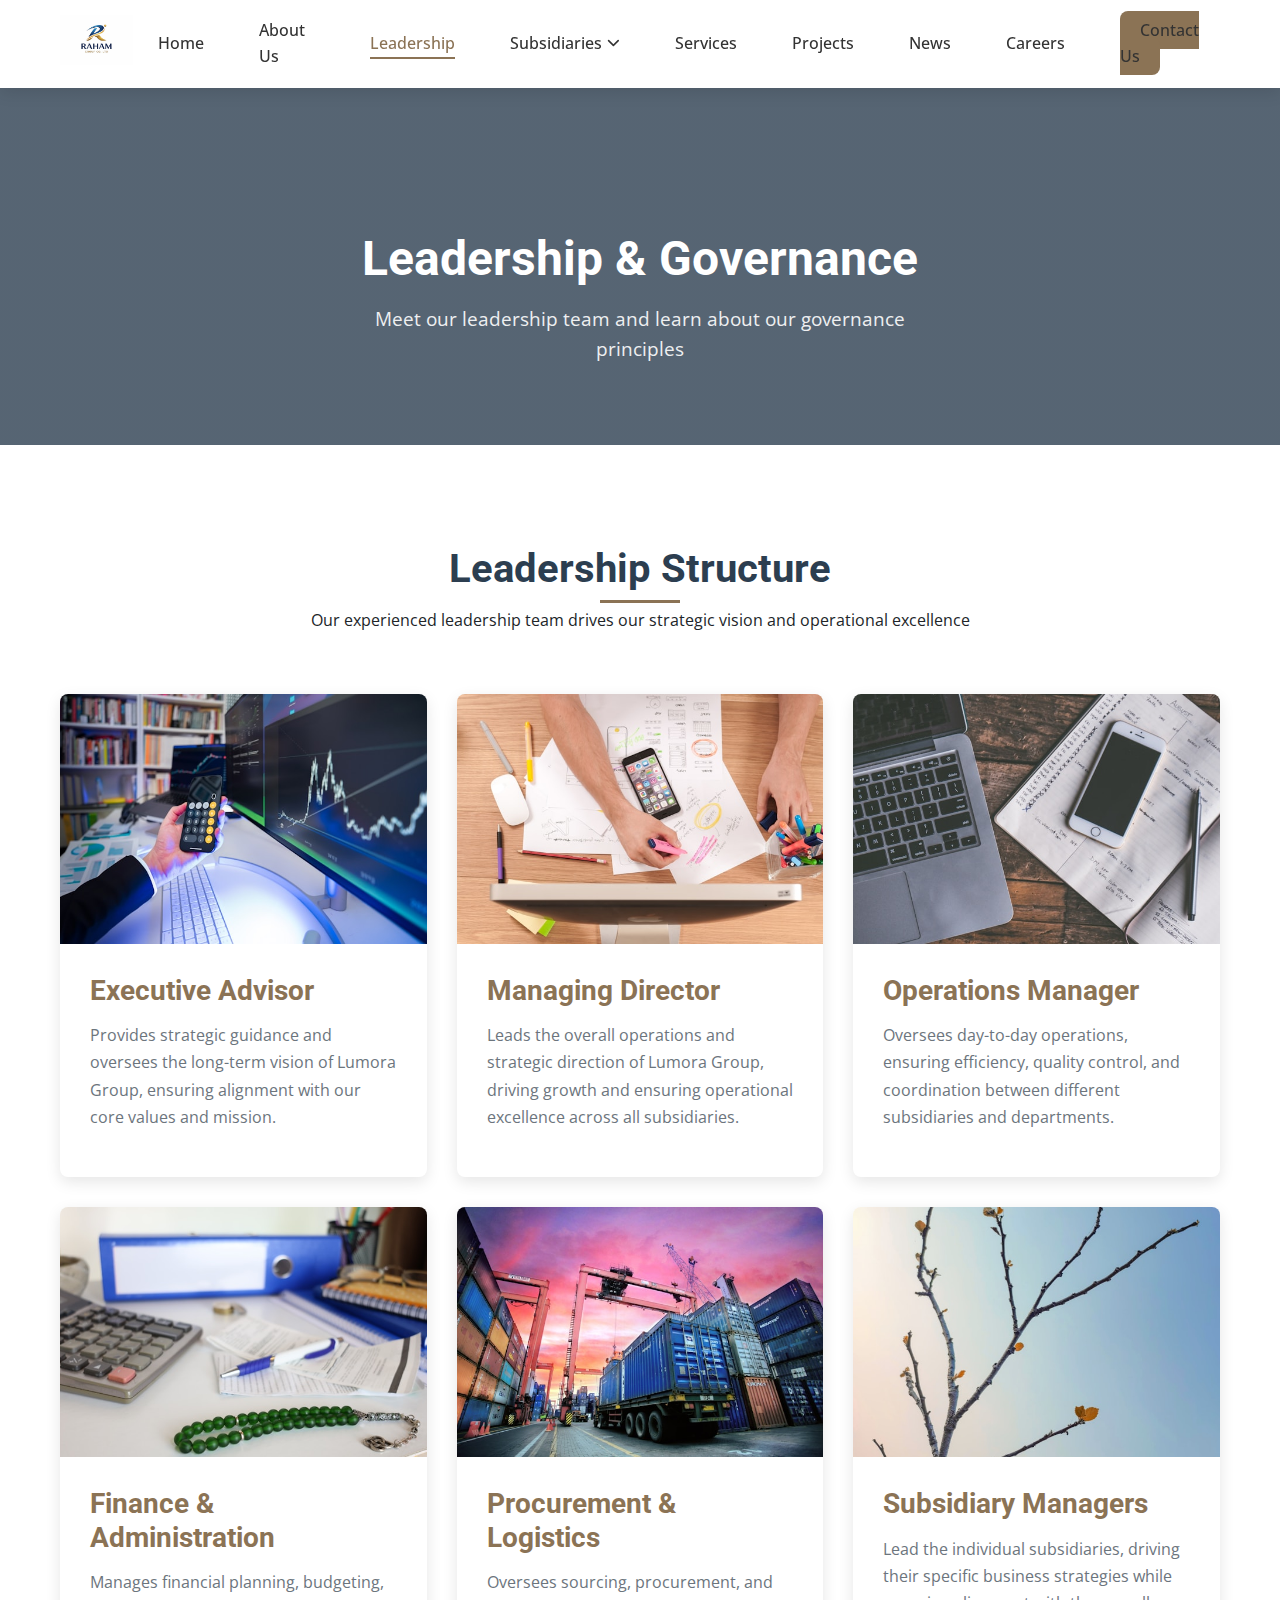
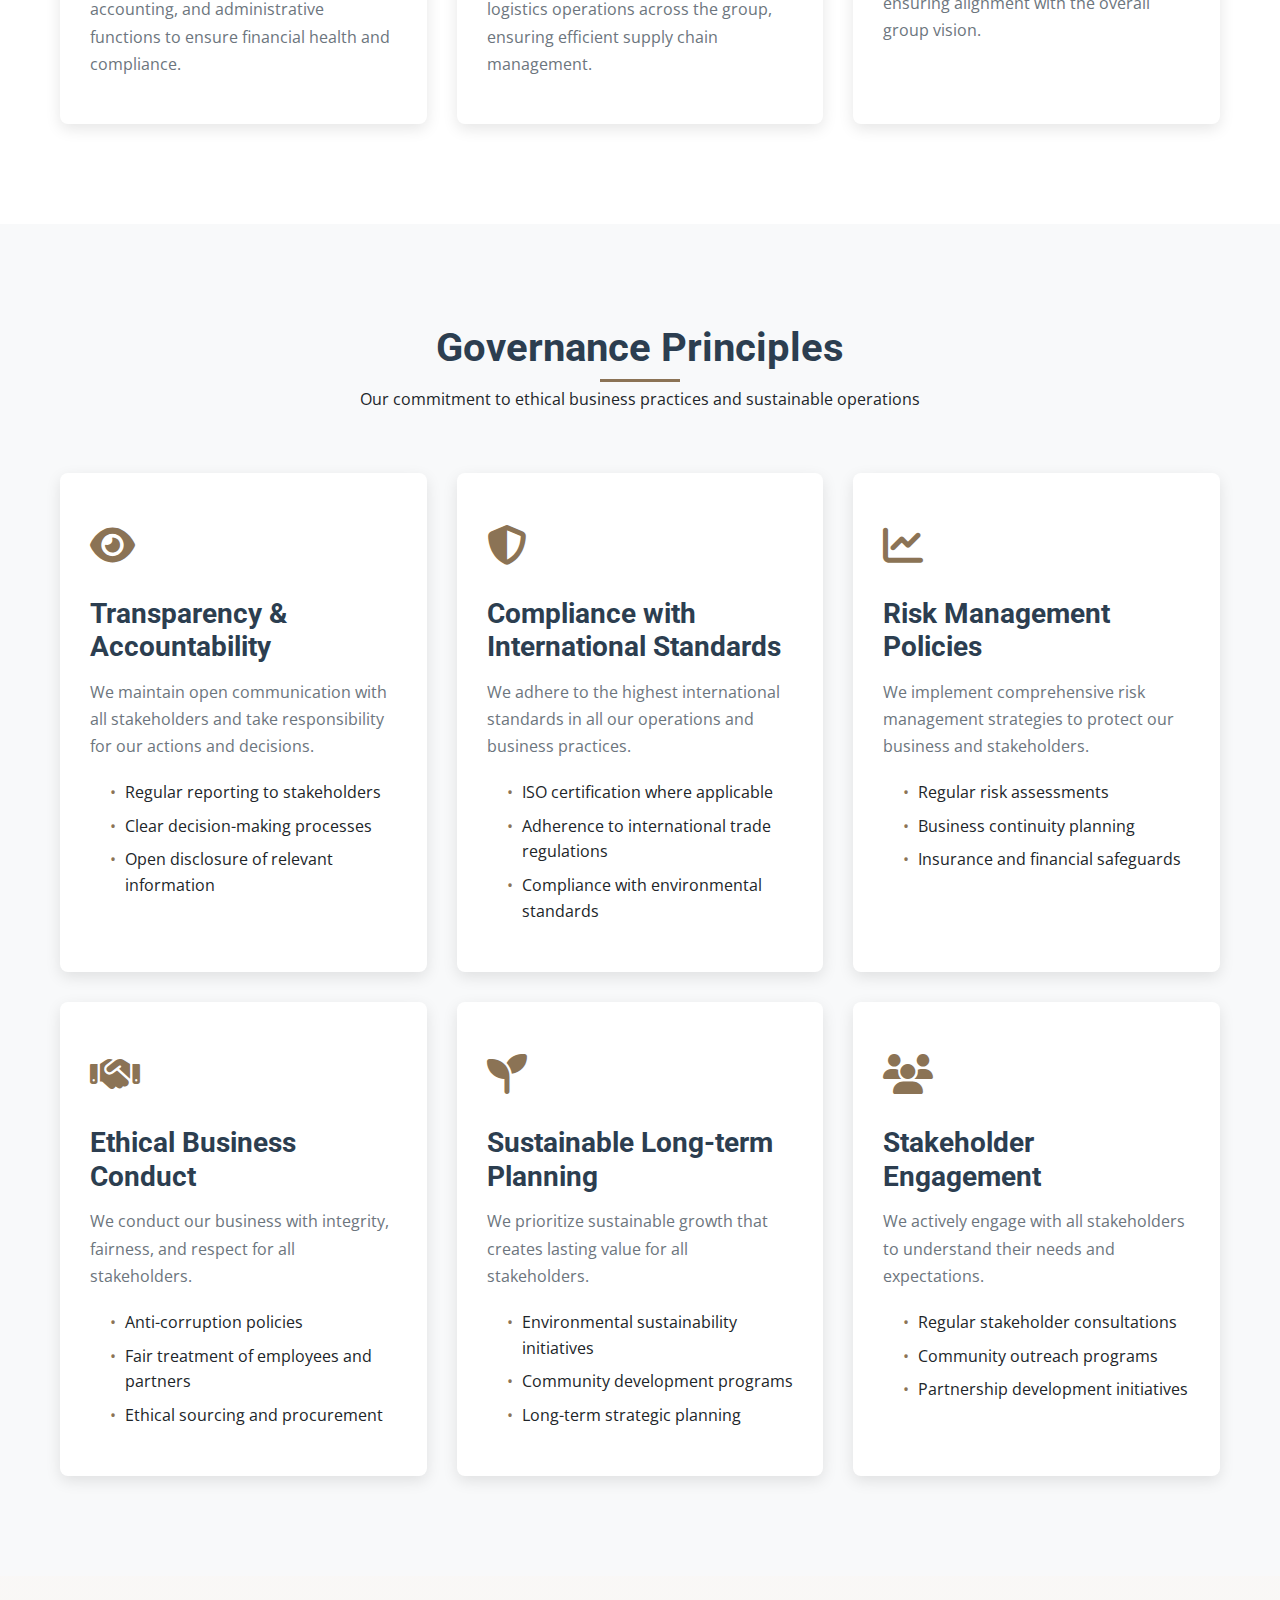
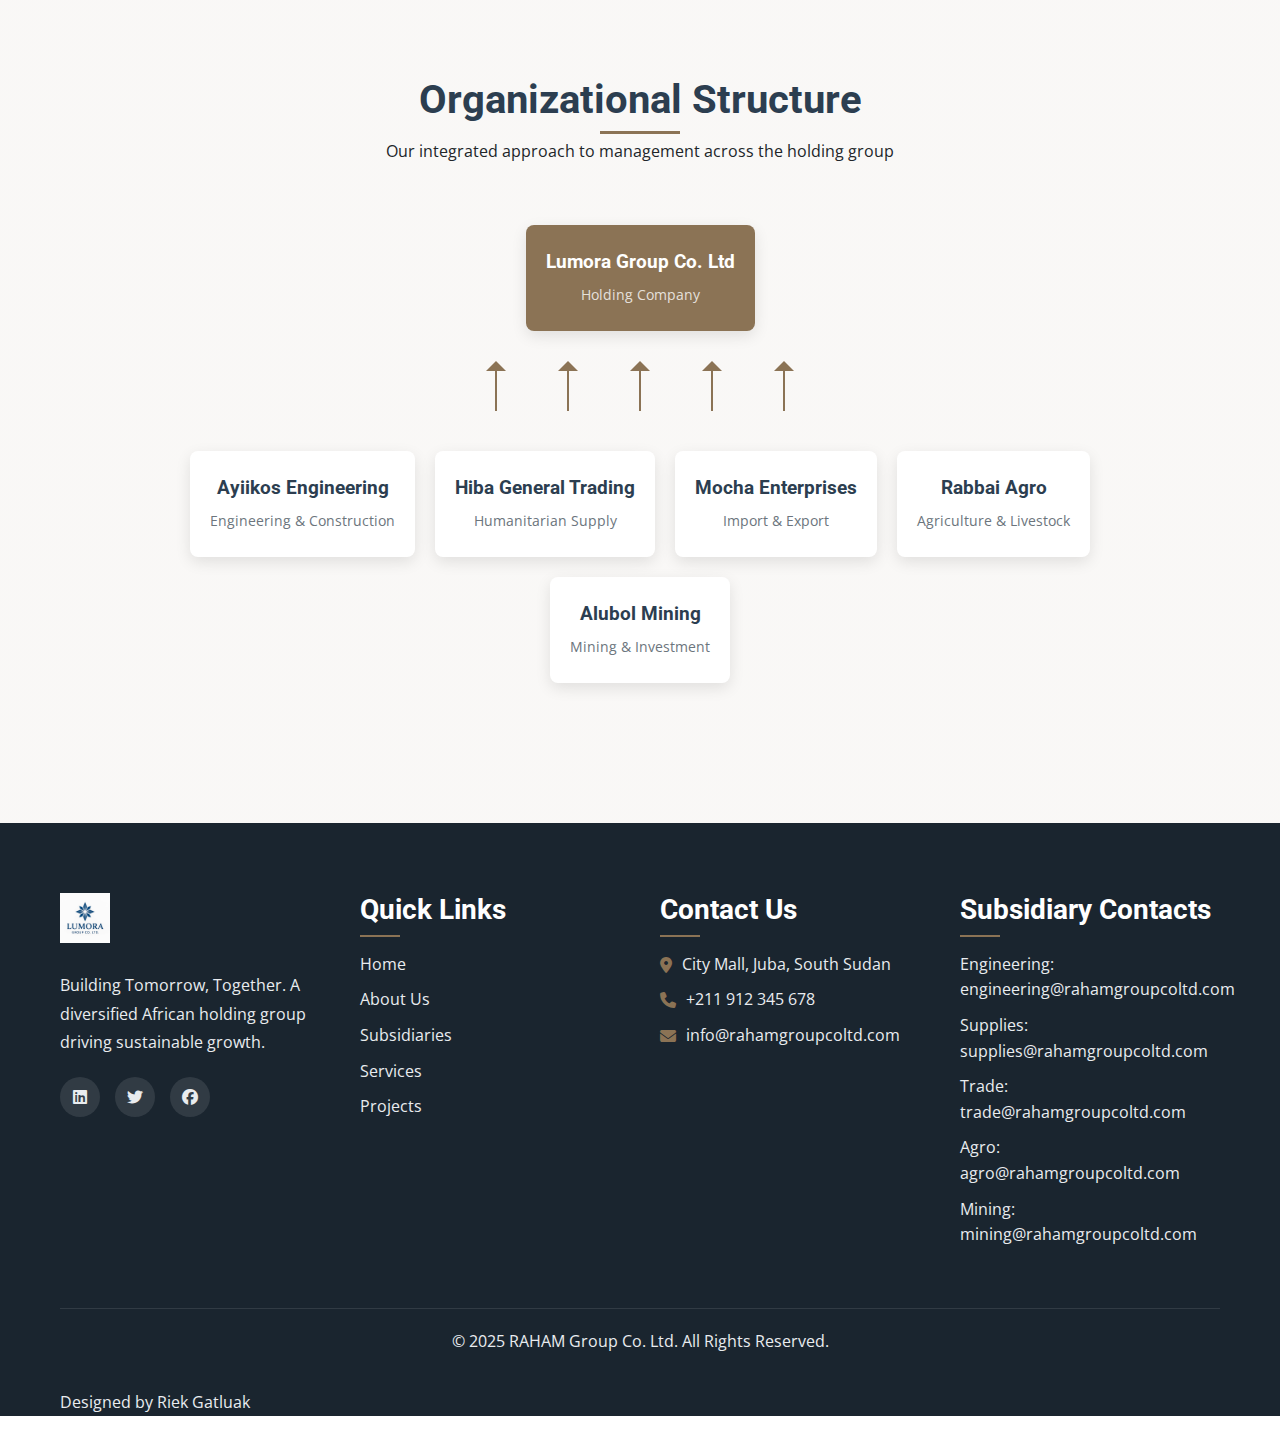
<file: leadership.html>
<!DOCTYPE html>
<html lang="en">
<head>
    <meta charset="UTF-8">
    <meta name="viewport" content="width=device-width, initial-scale=1.0">
    <title>Leadership & Governance - RAHAM Group Co. Ltd</title>
    <link rel="stylesheet" href="style.css">
    <link href="https://fonts.googleapis.com/css2?family=Roboto:wght@300;400;500;700&family=Open+Sans:wght@300;400;600;700&display=swap" rel="stylesheet">
    <link rel="stylesheet" href="https://cdnjs.cloudflare.com/ajax/libs/font-awesome/6.4.0/css/all.min.css">
</head>
<body>
    <!-- Header -->
    <header class="header">
        <div class="container">
            <div class="logo">
                <a href="index.html">
                    <img src="assets/rahamlogo.jpeg" alt="Lumora Group">
                </a>
            </div>
            <nav class="nav">
                <ul class="nav-list">
                    <li><a href="index.html">Home</a></li>
                    <li><a href="about.html">About Us</a></li>
                    <li><a href="leadership.html" class="active">Leadership</a></li>
                    <li class="dropdown">
                        <a href="subsidiaries.html" class="dropdown-toggle">
                            Subsidiaries <i class="fas fa-chevron-down"></i>
                        </a>
                        <ul class="dropdown-menu">
                            <li><a href="ayiikos-engineering.html">Ayiikos Engineering</a></li>
                            <li><a href="hiba-general-trading.html">Hiba General Trading</a></li>
                            <li><a href="mocha-enterprises.html">Mocha Enterprises</a></li>
                            <li><a href="rabbai-agro.html">Rabbai Agro</a></li>
                            <li><a href="alubol-mining.html">Alubol Mining</a></li>
                        </ul>
                    </li>
                    <li><a href="services.html">Services</a></li>
                    <li><a href="projects.html">Projects</a></li>
                    <li><a href="news.html">News</a></li>
                    <li><a href="careers.html">Careers</a></li>
                    <li><a href="contact.html" class="btn-contact">Contact Us</a></li>
                </ul>
                <div class="mobile-toggle">
                    <span></span>
                    <span></span>
                    <span></span>
                </div>
            </nav>
        </div>
    </header>

    <!-- Page Header -->
    <section class="page-header">
        <div class="container">
            <h1>Leadership & Governance</h1>
            <p>Meet our leadership team and learn about our governance principles</p>
        </div>
    </section>

    <!-- Leadership Structure -->
    <section class="section">
        <div class="container">
            <div class="section-header">
                <h2>Leadership Structure</h2>
                <p>Our experienced leadership team drives our strategic vision and operational excellence</p>
            </div>
            <div class="leadership-grid">
                <div class="leader-card">
                    <div class="leader-image">
                        <img src="assets/lumoraexecutive.jpg" alt="Executive Advisor">
                    </div>
                    <div class="leader-info">
                        <h3>Executive Advisor</h3>
                        <p>Provides strategic guidance and oversees the long-term vision of Lumora Group, ensuring alignment with our core values and mission.</p>
                    </div>
                </div>
                <div class="leader-card">
                    <div class="leader-image">
                        <img src="assets/lumoramanaging.jpg" alt="Managing Director">
                    </div>
                    <div class="leader-info">
                        <h3>Managing Director</h3>
                        <p>Leads the overall operations and strategic direction of Lumora Group, driving growth and ensuring operational excellence across all subsidiaries.</p>
                    </div>
                </div>
                <div class="leader-card">
                    <div class="leader-image">
                        <img src="assets/lumoraoperations.jpg" alt="Operations Manager">
                    </div>
                    <div class="leader-info">
                        <h3>Operations Manager</h3>
                        <p>Oversees day-to-day operations, ensuring efficiency, quality control, and coordination between different subsidiaries and departments.</p>
                    </div>
                </div>
                <div class="leader-card">
                    <div class="leader-image">
                        <img src="assets/lumorafinance.jpg" alt="Finance & Administration">
                    </div>
                    <div class="leader-info">
                        <h3>Finance & Administration</h3>
                        <p>Manages financial planning, budgeting, accounting, and administrative functions to ensure financial health and compliance.</p>
                    </div>
                </div>
                <div class="leader-card">
                    <div class="leader-image">
                        <img src="assets/lumoraprocurement.jpg" alt="Procurement & Logistics">
                    </div>
                    <div class="leader-info">
                        <h3>Procurement & Logistics</h3>
                        <p>Oversees sourcing, procurement, and logistics operations across the group, ensuring efficient supply chain management.</p>
                    </div>
                </div>
                <div class="leader-card">
                    <div class="leader-image">
                        <img src="assets/lumorasubsidiary.jpg" alt="Subsidiary Managers">
                    </div>
                    <div class="leader-info">
                        <h3>Subsidiary Managers</h3>
                        <p>Lead the individual subsidiaries, driving their specific business strategies while ensuring alignment with the overall group vision.</p>
                    </div>
                </div>
            </div>
        </div>
    </section>

    <!-- Governance Principles -->
    <section class="section governance">
        <div class="container">
            <div class="section-header">
                <h2>Governance Principles</h2>
                <p>Our commitment to ethical business practices and sustainable operations</p>
            </div>
            <div class="governance-grid">
                <div class="governance-item">
                    <div class="governance-icon">
                        <i class="fas fa-eye"></i>
                    </div>
                    <h3>Transparency & Accountability</h3>
                    <p>We maintain open communication with all stakeholders and take responsibility for our actions and decisions.</p>
                    <ul>
                        <li>Regular reporting to stakeholders</li>
                        <li>Clear decision-making processes</li>
                        <li>Open disclosure of relevant information</li>
                    </ul>
                </div>
                <div class="governance-item">
                    <div class="governance-icon">
                        <i class="fas fa-shield-alt"></i>
                    </div>
                    <h3>Compliance with International Standards</h3>
                    <p>We adhere to the highest international standards in all our operations and business practices.</p>
                    <ul>
                        <li>ISO certification where applicable</li>
                        <li>Adherence to international trade regulations</li>
                        <li>Compliance with environmental standards</li>
                    </ul>
                </div>
                <div class="governance-item">
                    <div class="governance-icon">
                        <i class="fas fa-chart-line"></i>
                    </div>
                    <h3>Risk Management Policies</h3>
                    <p>We implement comprehensive risk management strategies to protect our business and stakeholders.</p>
                    <ul>
                        <li>Regular risk assessments</li>
                        <li>Business continuity planning</li>
                        <li>Insurance and financial safeguards</li>
                    </ul>
                </div>
                <div class="governance-item">
                    <div class="governance-icon">
                        <i class="fas fa-handshake"></i>
                    </div>
                    <h3>Ethical Business Conduct</h3>
                    <p>We conduct our business with integrity, fairness, and respect for all stakeholders.</p>
                    <ul>
                        <li>Anti-corruption policies</li>
                        <li>Fair treatment of employees and partners</li>
                        <li>Ethical sourcing and procurement</li>
                    </ul>
                </div>
                <div class="governance-item">
                    <div class="governance-icon">
                        <i class="fas fa-seedling"></i>
                    </div>
                    <h3>Sustainable Long-term Planning</h3>
                    <p>We prioritize sustainable growth that creates lasting value for all stakeholders.</p>
                    <ul>
                        <li>Environmental sustainability initiatives</li>
                        <li>Community development programs</li>
                        <li>Long-term strategic planning</li>
                    </ul>
                </div>
                <div class="governance-item">
                    <div class="governance-icon">
                        <i class="fas fa-users"></i>
                    </div>
                    <h3>Stakeholder Engagement</h3>
                    <p>We actively engage with all stakeholders to understand their needs and expectations.</p>
                    <ul>
                        <li>Regular stakeholder consultations</li>
                        <li>Community outreach programs</li>
                        <li>Partnership development initiatives</li>
                    </ul>
                </div>
            </div>
        </div>
    </section>

    <!-- Organizational Structure -->
    <section class="section org-structure">
        <div class="container">
            <div class="section-header">
                <h2>Organizational Structure</h2>
                <p>Our integrated approach to management across the holding group</p>
            </div>
            <div class="structure-chart">
                <div class="structure-level">
                    <div class="structure-item main">
                        <h3>Lumora Group Co. Ltd</h3>
                        <p>Holding Company</p>
                    </div>
                </div>
                <div class="structure-connectors">
                    <div class="connector"></div>
                    <div class="connector"></div>
                    <div class="connector"></div>
                    <div class="connector"></div>
                    <div class="connector"></div>
                </div>
                <div class="structure-level subsidiaries">
                    <div class="structure-item">
                        <h3>Ayiikos Engineering</h3>
                        <p>Engineering & Construction</p>
                    </div>
                    <div class="structure-item">
                        <h3>Hiba General Trading</h3>
                        <p>Humanitarian Supply</p>
                    </div>
                    <div class="structure-item">
                        <h3>Mocha Enterprises</h3>
                        <p>Import & Export</p>
                    </div>
                    <div class="structure-item">
                        <h3>Rabbai Agro</h3>
                        <p>Agriculture & Livestock</p>
                    </div>
                    <div class="structure-item">
                        <h3>Alubol Mining</h3>
                        <p>Mining & Investment</p>
                    </div>
                </div>
            </div>
        </div>
    </section>

    <!-- Footer -->
    <footer class="footer">
        <div class="container">
            <div class="footer-content">
                <div class="footer-section">
                    <div class="footer-logo">
                        <img src="assets/lumoralogo.jpeg" alt="Lumora Group">
                    </div>
                    <p>Building Tomorrow, Together. A diversified African holding group driving sustainable growth.</p>
                    <div class="social-links">
                        <a href="#"><i class="fab fa-linkedin"></i></a>
                        <a href="#"><i class="fab fa-twitter"></i></a>
                        <a href="#"><i class="fab fa-facebook"></i></a>
                    </div>
                </div>
                <div class="footer-section">
                    <h3>Quick Links</h3>
                    <ul>
                        <li><a href="index.html">Home</a></li>
                        <li><a href="about.html">About Us</a></li>
                        <li><a href="subsidiaries.html">Subsidiaries</a></li>
                        <li><a href="services.html">Services</a></li>
                        <li><a href="projects.html">Projects</a></li>
                    </ul>
                </div>
                <div class="footer-section">
                    <h3>Contact Us</h3>
                    <ul class="contact-info">
                        <li><i class="fas fa-map-marker-alt"></i> City Mall, Juba, South Sudan</li>
                        <li><i class="fas fa-phone"></i> +211 912 345 678</li>
                        <li><i class="fas fa-envelope"></i> info@rahamgroupcoltd.com</li>
                    </ul>
                </div>
                <div class="footer-section">
                    <h3>Subsidiary Contacts</h3>
                    <ul class="subsidiary-contacts">
                        <li>Engineering: engineering@rahamgroupcoltd.com</li>
                        <li>Supplies: supplies@rahamgroupcoltd.com</li>
                        <li>Trade: trade@rahamgroupcoltd.com</li>
                        <li>Agro: agro@rahamgroupcoltd.com</li>
                        <li>Mining: mining@rahamgroupcoltd.com</li>
                    </ul>
                </div>
            </div>
            <div class="footer-bottom">
            <p>&copy; 2025 RAHAM Group Co. Ltd. All Rights Reserved.</p>
        </div>
        
        <!-- New Designer Credit Section -->
        <div class="designer-credit">
            <p>Designed by <a href="https://wa.me/211981211736?text=Hello%20Riek%20Gatluak,%20I%20came%20across%20the%20Lumora%20Group%20website%20and%20would%20like%20to%20get%20in%20touch%20with%20you." 
                             target="_blank" 
                             rel="noopener noreferrer" 
                             class="designer-name">Riek Gatluak</a>
            </p>
        </div>
    </div>
</footer>

    <script src="script.js"></script>
</body>
</html>
</file>
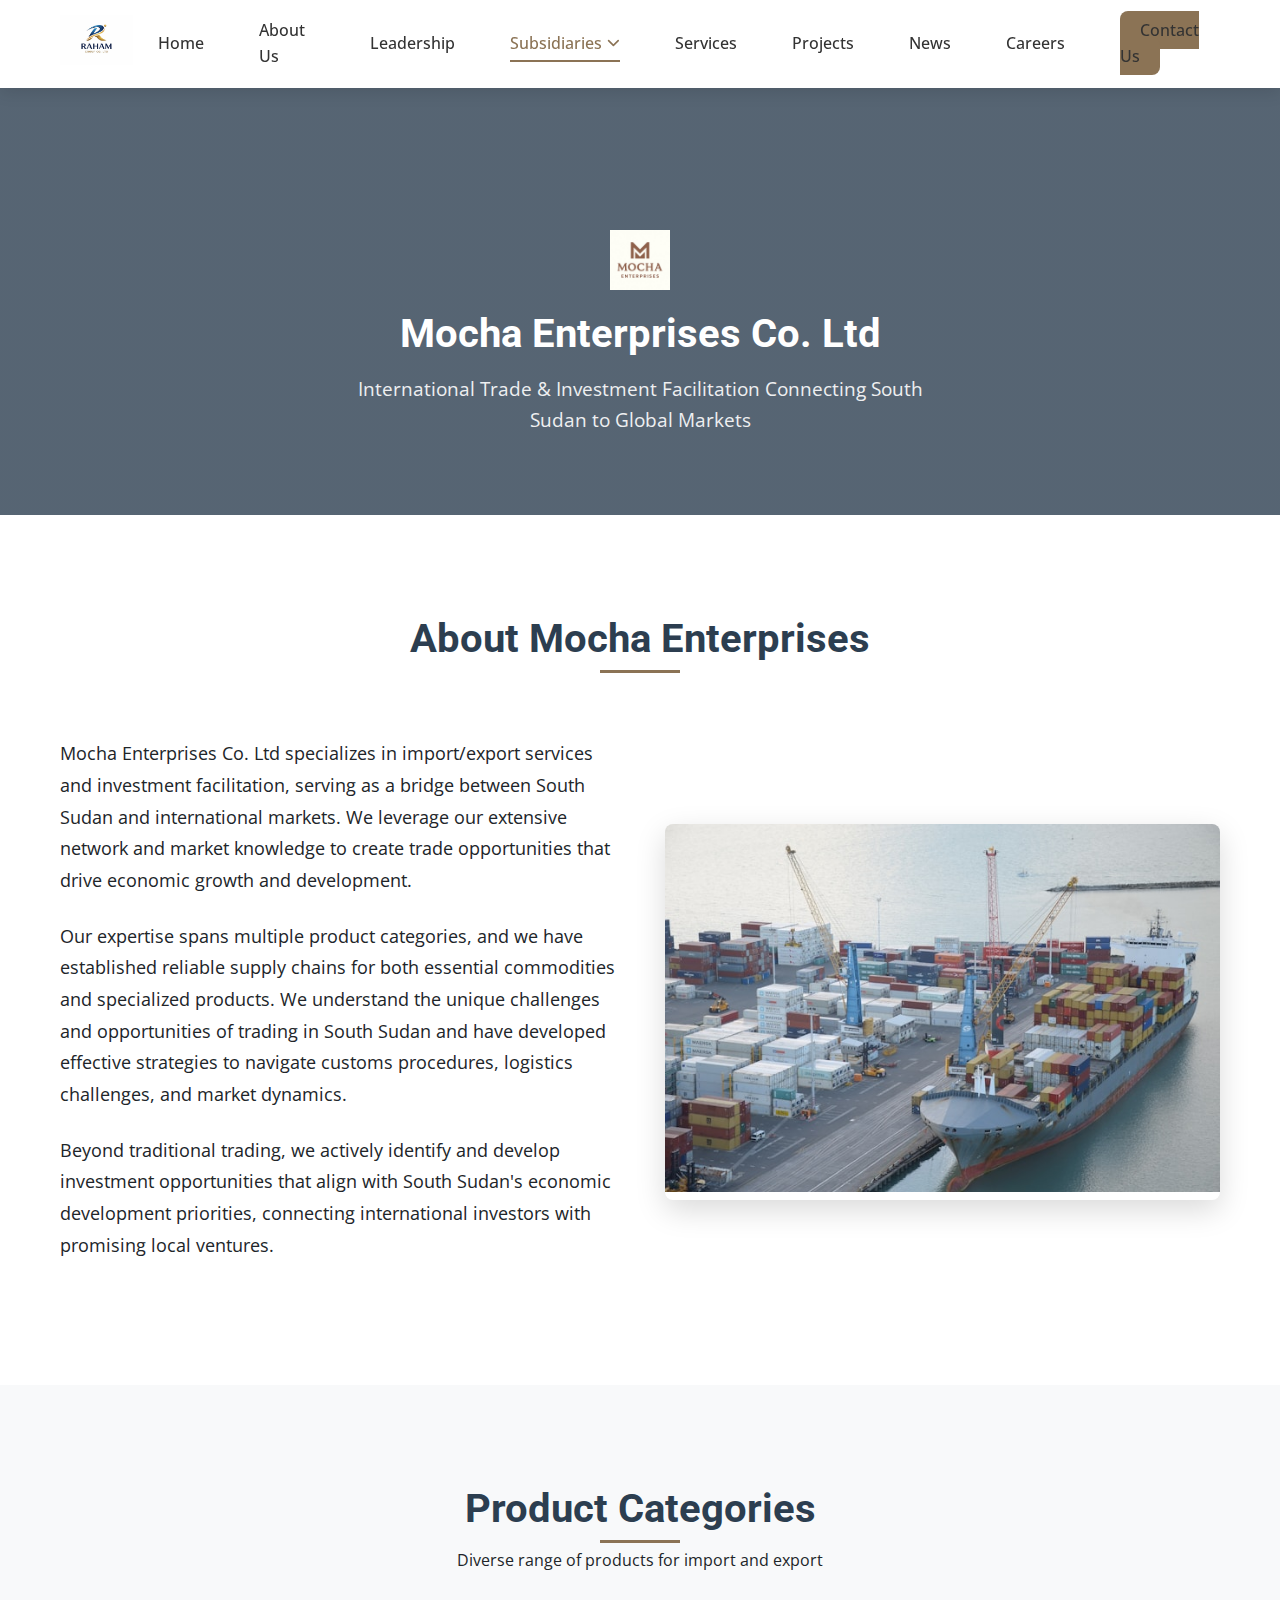
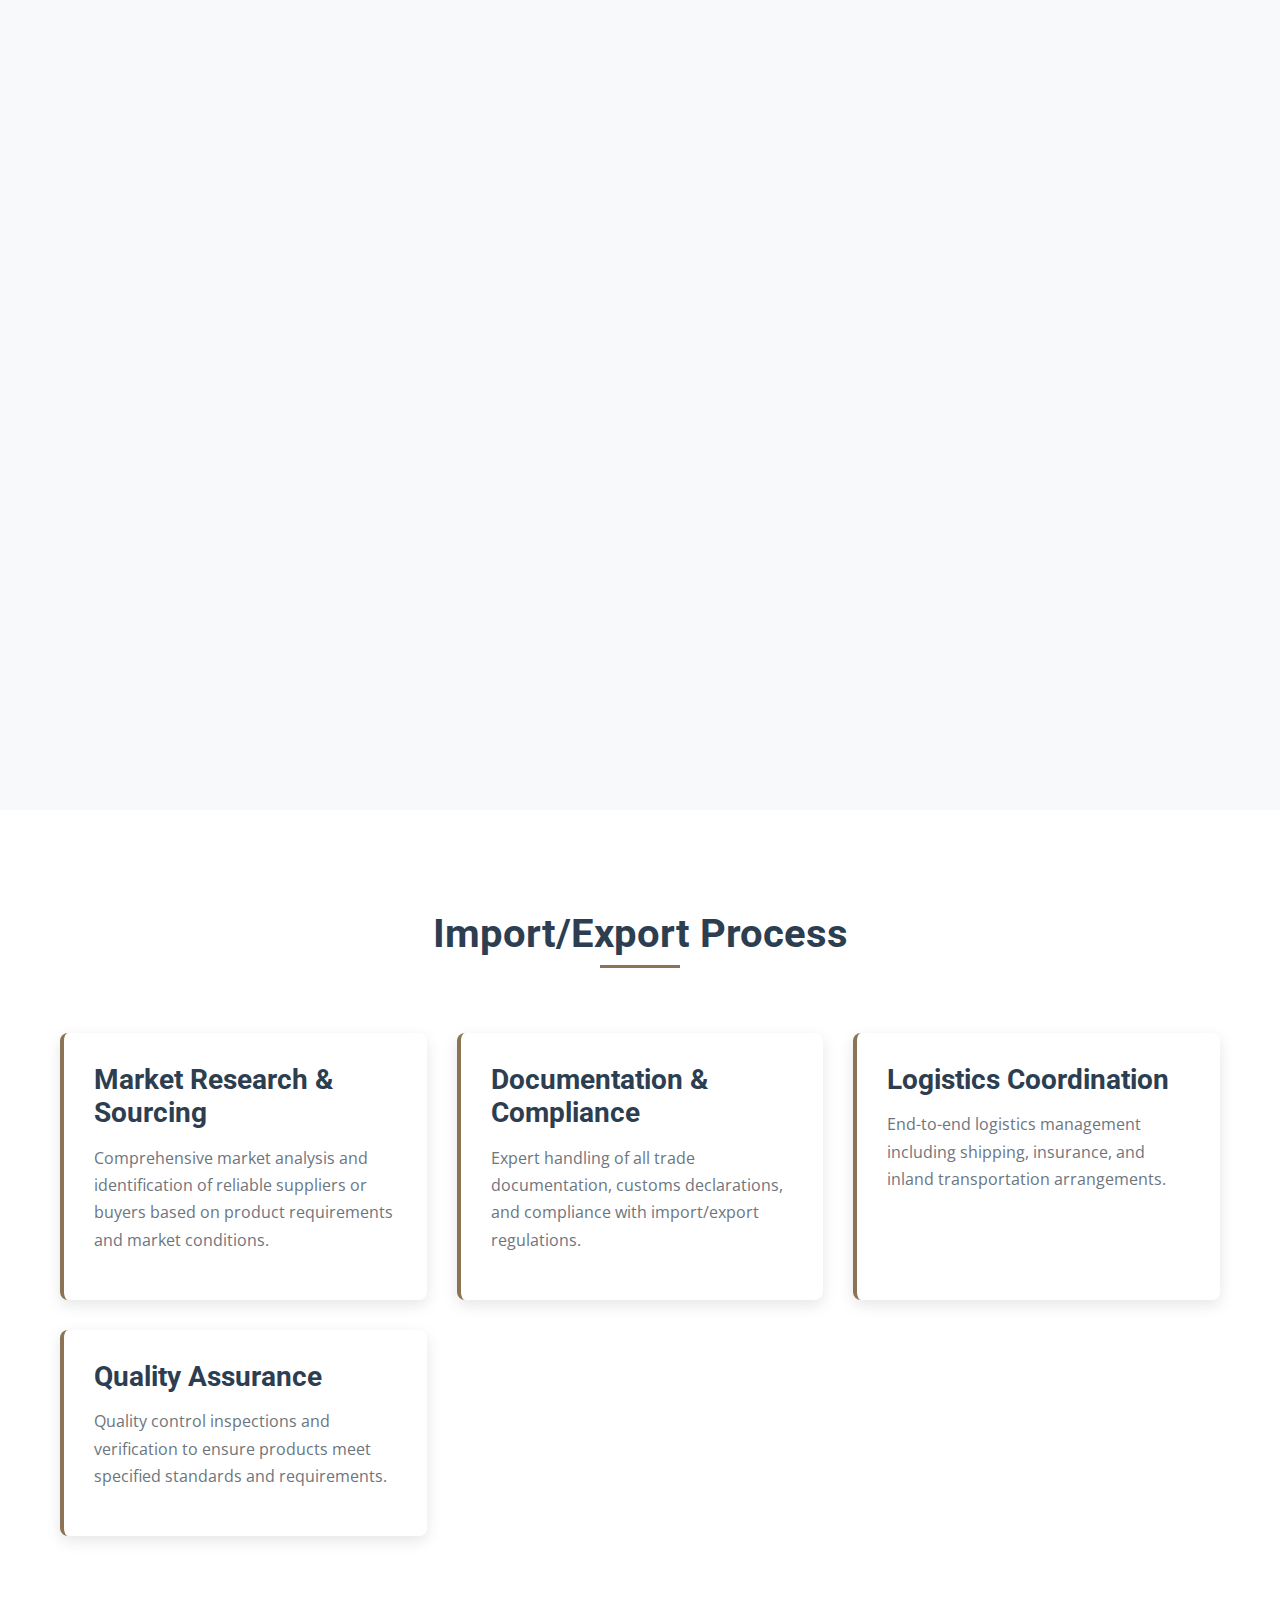
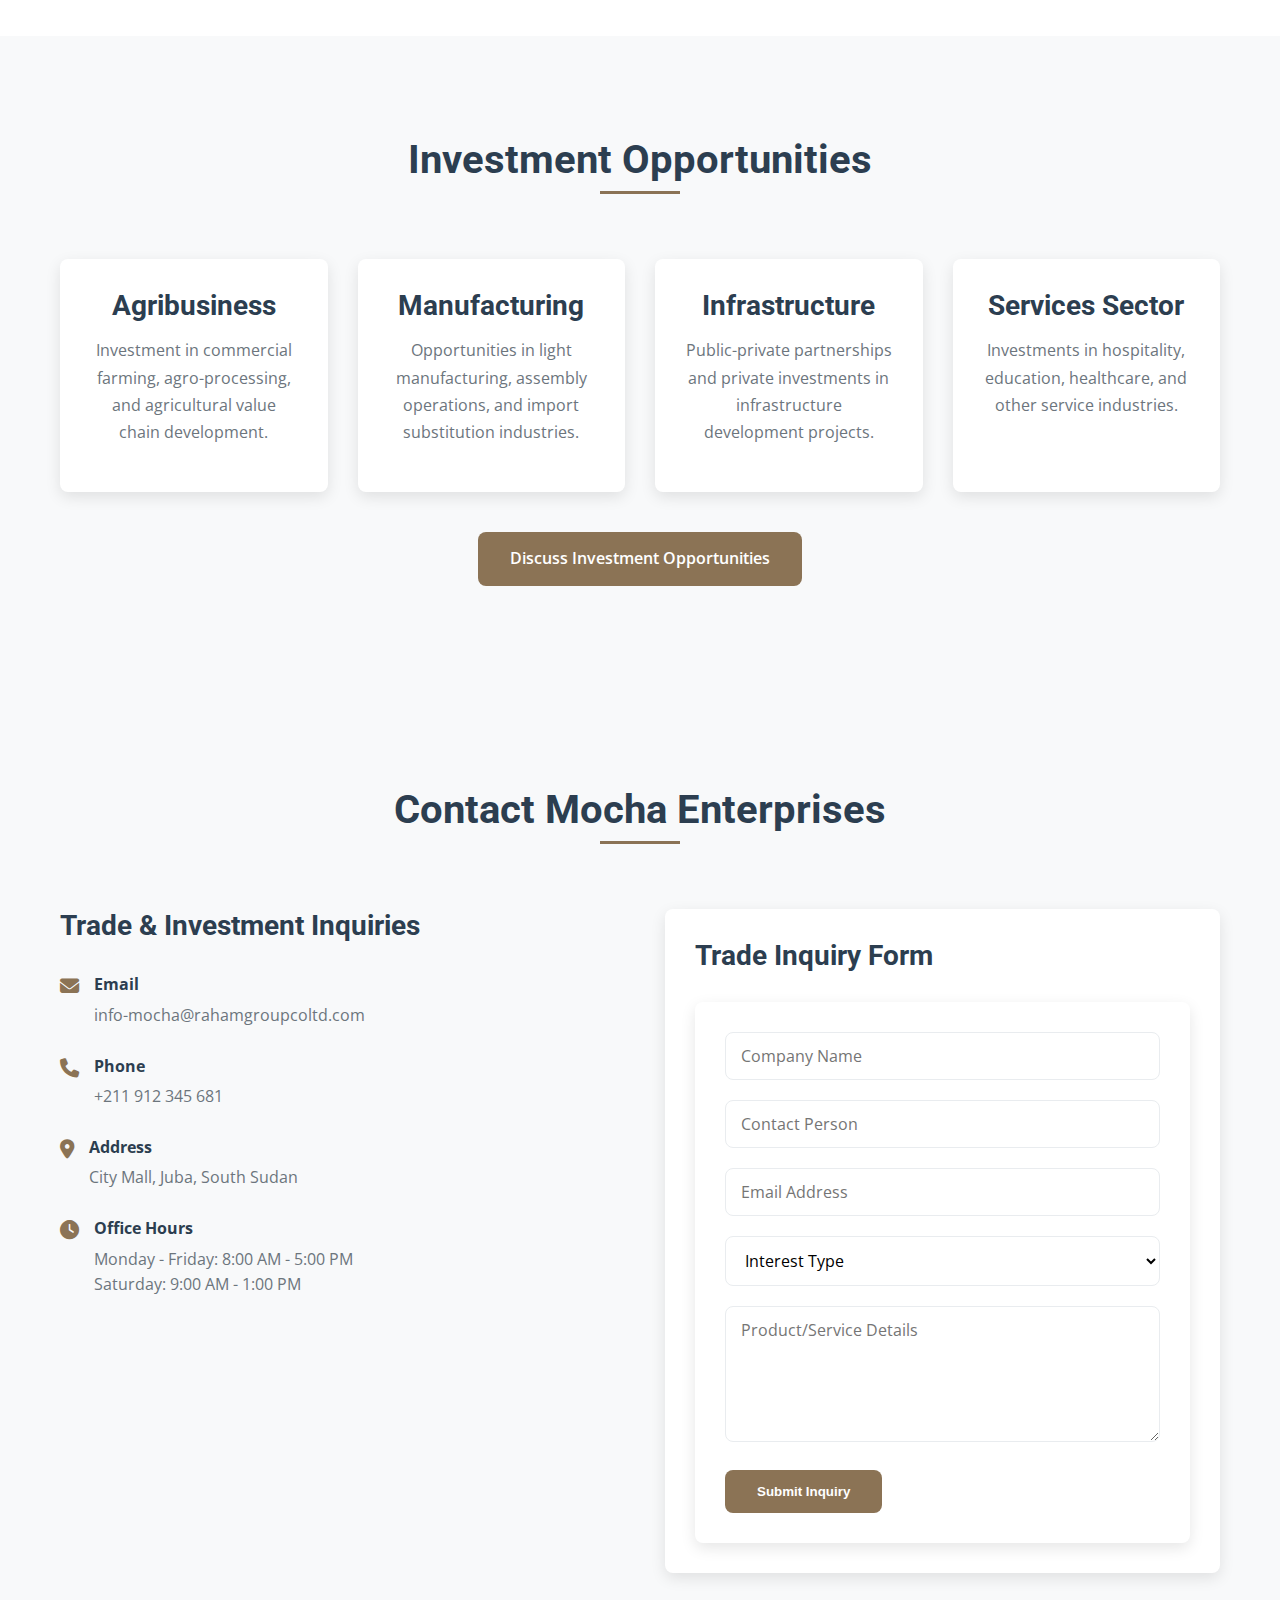
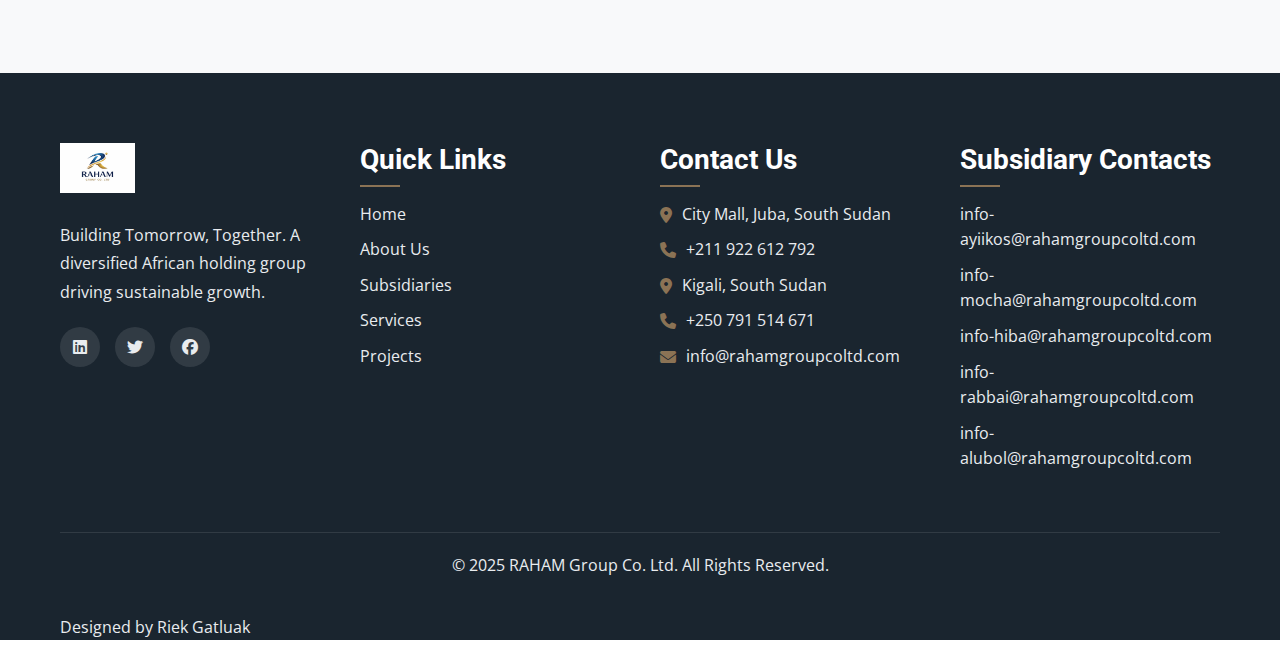
<file: mocha-enterprises.html>
<!DOCTYPE html>
<html lang="en">
<head>
    <meta charset="UTF-8">
    <meta name="viewport" content="width=device-width, initial-scale=1.0">
    <title>Mocha Enterprises Co. Ltd - RAHAM Group Co. Ltd</title>
    <link rel="stylesheet" href="style.css">
    <link href="https://fonts.googleapis.com/css2?family=Roboto:wght@300;400;500;700&family=Open+Sans:wght@300;400;600;700&display=swap" rel="stylesheet">
    <link rel="stylesheet" href="https://cdnjs.cloudflare.com/ajax/libs/font-awesome/6.4.0/css/all.min.css">
</head>
<body>
    <!-- Header -->
    <header class="header">
        <div class="container">
            <div class="logo">
                <a href="index.html">
                    <img src="assets/rahamlogo.jpeg" alt="Lumora Group">
                </a>
            </div>
            <nav class="nav">
                <ul class="nav-list">
                    <li><a href="index.html">Home</a></li>
                    <li><a href="about.html">About Us</a></li>
                    <li><a href="leadership.html">Leadership</a></li>
                    <li class="dropdown">
                        <a href="subsidiaries.html" class="dropdown-toggle active">
                            Subsidiaries <i class="fas fa-chevron-down"></i>
                        </a>
                        <ul class="dropdown-menu">
                            <li><a href="ayiikos-engineering.html">Ayiikos Engineering</a></li>
                            <li><a href="hiba-general-trading.html">Hiba General Trading</a></li>
                            <li><a href="mocha-enterprises.html" class="active">Mocha Enterprises</a></li>
                            <li><a href="rabbai-agro.html">Rabbai Agro</a></li>
                            <li><a href="alubol-mining.html">Alubol Mining</a></li>
                        </ul>
                    </li>
                    <li><a href="services.html">Services</a></li>
                    <li><a href="projects.html">Projects</a></li>
                    <li><a href="news.html">News</a></li>
                    <li><a href="careers.html">Careers</a></li>
                    <li><a href="contact.html" class="btn-contact">Contact Us</a></li>
                </ul>
                <div class="mobile-toggle">
                    <span></span>
                    <span></span>
                    <span></span>
                </div>
            </nav>
        </div>
    </header>

    <!-- Page Header -->
    <section class="page-header subsidiary-header">
        <div class="container">
            <div class="subsidiary-logo">
                <img src="assets/lumoramocha.jpeg" alt="Mocha Enterprises">
            </div>
            <h1>Mocha Enterprises Co. Ltd</h1>
            <p>International Trade & Investment Facilitation Connecting South Sudan to Global Markets</p>
        </div>
    </section>

    <!-- About Section -->
    <section class="section">
        <div class="container">
            <div class="section-header">
                <h2>About Mocha Enterprises</h2>
            </div>
            <div class="content-grid">
                <div class="content-text">
                    <p>Mocha Enterprises Co. Ltd specializes in import/export services and investment facilitation, serving as a bridge between South Sudan and international markets. We leverage our extensive network and market knowledge to create trade opportunities that drive economic growth and development.</p>
                    <p>Our expertise spans multiple product categories, and we have established reliable supply chains for both essential commodities and specialized products. We understand the unique challenges and opportunities of trading in South Sudan and have developed effective strategies to navigate customs procedures, logistics challenges, and market dynamics.</p>
                    <p>Beyond traditional trading, we actively identify and develop investment opportunities that align with South Sudan's economic development priorities, connecting international investors with promising local ventures.</p>
                </div>
                <div class="content-image">
                    <img src="assets/lumoraimport.jpg" alt="Mocha Enterprises Trading">
                </div>
            </div>
        </div>
    </section>

    <!-- Product Categories -->
    <section class="section services-subsidiary">
        <div class="container">
            <div class="section-header">
                <h2>Product Categories</h2>
                <p>Diverse range of products for import and export</p>
            </div>
            <div class="services-grid">
                <div class="service-card">
                    <div class="service-icon">
                        <i class="fas fa-shopping-cart"></i>
                    </div>
                    <h3>Consumer Goods</h3>
                    <p>Import of household items, electronics, clothing, and other consumer products to meet local market demand.</p>
                </div>
                <div class="service-card">
                    <div class="service-icon">
                        <i class="fas fa-industry"></i>
                    </div>
                    <h3>Industrial Supplies</h3>
                    <p>Machinery, equipment, raw materials, and industrial inputs to support local manufacturing and construction.</p>
                </div>
                <div class="service-card">
                    <div class="service-icon">
                        <i class="fas fa-car"></i>
                    </div>
                    <h3>Automotive & Parts</h3>
                    <p>Vehicles, spare parts, and automotive equipment for personal and commercial use.</p>
                </div>
                <div class="service-card">
                    <div class="service-icon">
                        <i class="fas fa-seedling"></i>
                    </div>
                    <h3>Agricultural Products</h3>
                    <p>Export of local agricultural commodities and import of agricultural inputs and equipment.</p>
                </div>
            </div>
        </div>
    </section>

    <!-- Import/Export Process -->
    <section class="section capabilities">
        <div class="container">
            <div class="section-header">
                <h2>Import/Export Process</h2>
            </div>
            <div class="capabilities-content">
                <div class="capability-item">
                    <h3>Market Research & Sourcing</h3>
                    <p>Comprehensive market analysis and identification of reliable suppliers or buyers based on product requirements and market conditions.</p>
                </div>
                <div class="capability-item">
                    <h3>Documentation & Compliance</h3>
                    <p>Expert handling of all trade documentation, customs declarations, and compliance with import/export regulations.</p>
                </div>
                <div class="capability-item">
                    <h3>Logistics Coordination</h3>
                    <p>End-to-end logistics management including shipping, insurance, and inland transportation arrangements.</p>
                </div>
                <div class="capability-item">
                    <h3>Quality Assurance</h3>
                    <p>Quality control inspections and verification to ensure products meet specified standards and requirements.</p>
                </div>
            </div>
        </div>
    </section>

    <!-- Investment Opportunities -->
    <section class="section industries">
        <div class="container">
            <div class="section-header">
                <h2>Investment Opportunities</h2>
            </div>
            <div class="industries-grid">
                <div class="industry-card">
                    <h3>Agribusiness</h3>
                    <p>Investment in commercial farming, agro-processing, and agricultural value chain development.</p>
                </div>
                <div class="industry-card">
                    <h3>Manufacturing</h3>
                    <p>Opportunities in light manufacturing, assembly operations, and import substitution industries.</p>
                </div>
                <div class="industry-card">
                    <h3>Infrastructure</h3>
                    <p>Public-private partnerships and private investments in infrastructure development projects.</p>
                </div>
                <div class="industry-card">
                    <h3>Services Sector</h3>
                    <p>Investments in hospitality, education, healthcare, and other service industries.</p>
                </div>
            </div>
            <div class="text-center" style="margin-top: 40px;">
                <a href="../contact.html" class="btn btn-primary">Discuss Investment Opportunities</a>
            </div>
        </div>
    </section>

    <!-- Contact Details -->
    <section class="section contact-subsidiary">
        <div class="container">
            <div class="section-header">
                <h2>Contact Mocha Enterprises</h2>
            </div>
            <div class="contact-grid">
                <div class="contact-info">
                    <h3>Trade & Investment Inquiries</h3>
                    <div class="contact-item">
                        <i class="fas fa-envelope"></i>
                        <div>
                            <strong>Email</strong>
                            <p>info-mocha@rahamgroupcoltd.com</p>
                        </div>
                    </div>
                    <div class="contact-item">
                        <i class="fas fa-phone"></i>
                        <div>
                            <strong>Phone</strong>
                            <p>+211 912 345 681</p>
                        </div>
                    </div>
                    <div class="contact-item">
                        <i class="fas fa-map-marker-alt"></i>
                        <div>
                            <strong>Address</strong>
                            <p>City Mall, Juba, South Sudan</p>
                        </div>
                    </div>
                    <div class="contact-item">
                        <i class="fas fa-clock"></i>
                        <div>
                            <strong>Office Hours</strong>
                            <p>Monday - Friday: 8:00 AM - 5:00 PM</p>
                            <p>Saturday: 9:00 AM - 1:00 PM</p>
                        </div>
                    </div>
                </div>
                <div class="contact-form">
    <h3>Trade Inquiry Form</h3>
    <form name="trade-inquiry-form" method="POST" data-netlify="true" class="subsidiary-form">
        <!-- Hidden input for Netlify form handling -->
        <input type="hidden" name="form-name" value="trade-inquiry-form">

        <div class="form-group">
            <input type="text" name="company_name" placeholder="Company Name" required>
        </div>
        <div class="form-group">
            <input type="text" name="contact_person" placeholder="Contact Person" required>
        </div>
        <div class="form-group">
            <input type="email" name="email" placeholder="Email Address" required>
        </div>
        <div class="form-group">
            <select name="interest_type" required>
                <option value="">Interest Type</option>
                <option value="import">Import Services</option>
                <option value="export">Export Services</option>
                <option value="investment">Investment Opportunity</option>
                <option value="partnership">Partnership Inquiry</option>
            </select>
        </div>
        <div class="form-group">
            <textarea name="product_details" placeholder="Product/Service Details" rows="5" required></textarea>
        </div>
        <button type="submit" class="btn btn-primary">Submit Inquiry</button>
    </form>
</div>

            </div>
        </div>
    </section>

    <!-- Footer -->
    <footer class="footer">
        <div class="container">
            <div class="footer-content">
                <div class="footer-section">
                    <div class="footer-logo">
                        <img src="assets/rahamlogo.jpeg" alt="Lumora Group">
                    </div>
                    <p>Building Tomorrow, Together. A diversified African holding group driving sustainable growth.</p>
                    <div class="social-links">
                        <a href="#"><i class="fab fa-linkedin"></i></a>
                        <a href="#"><i class="fab fa-twitter"></i></a>
                        <a href="#"><i class="fab fa-facebook"></i></a>
                    </div>
                </div>
                <div class="footer-section">
                    <h3>Quick Links</h3>
                    <ul>
                        <li><a href="index.html">Home</a></li>
                        <li><a href="about.html">About Us</a></li>
                        <li><a href="subsidiaries.html">Subsidiaries</a></li>
                        <li><a href="services.html">Services</a></li>
                        <li><a href="projects.html">Projects</a></li>
                    </ul>
                </div>
                <div class="footer-section">
                    <h3>Contact Us</h3>
                    <ul class="contact-info">
                         <li><i class="fas fa-map-marker-alt"></i> City Mall, Juba, South Sudan</li>
                        <li><i class="fas fa-phone"></i> +211 922 612 792</li>
                        <li><i class="fas fa-map-marker-alt"></i> Kigali, South Sudan</li>
                        <li><i class="fas fa-phone"></i> +250 791 514 671</li>
                        <li><i class="fas fa-envelope"></i> info@rahamgroupcoltd.com</li>
                    </ul>
                </div>
                <div class="footer-section">
                    <h3>Subsidiary Contacts</h3>
                    <ul class="subsidiary-contacts">
                        <li>info-ayiikos@rahamgroupcoltd.com</li>
                        <li>info-mocha@rahamgroupcoltd.com</li>
                        <li>info-hiba@rahamgroupcoltd.com</li>
                        <li>info-rabbai@rahamgroupcoltd.com</li>
                        <li>info-alubol@rahamgroupcoltd.com</li>
                    </ul>
                    </ul>
                </div>
            </div>
            <div class="footer-bottom">
            <p>&copy; 2025 RAHAM Group Co. Ltd. All Rights Reserved.</p>
        </div>
        
        <!-- New Designer Credit Section -->
        <div class="designer-credit">
            <p>Designed by <a href="https://wa.me/211981211736?text=Hello%20Riek%20Gatluak,%20I%20came%20across%20the%20Lumora%20Group%20website%20and%20would%20like%20to%20get%20in%20touch%20with%20you." 
                             target="_blank" 
                             rel="noopener noreferrer" 
                             class="designer-name">Riek Gatluak</a>
            </p>
        </div>
    </div>
</footer>
    <script src="script.js"></script>
</body>
</html>
</file>
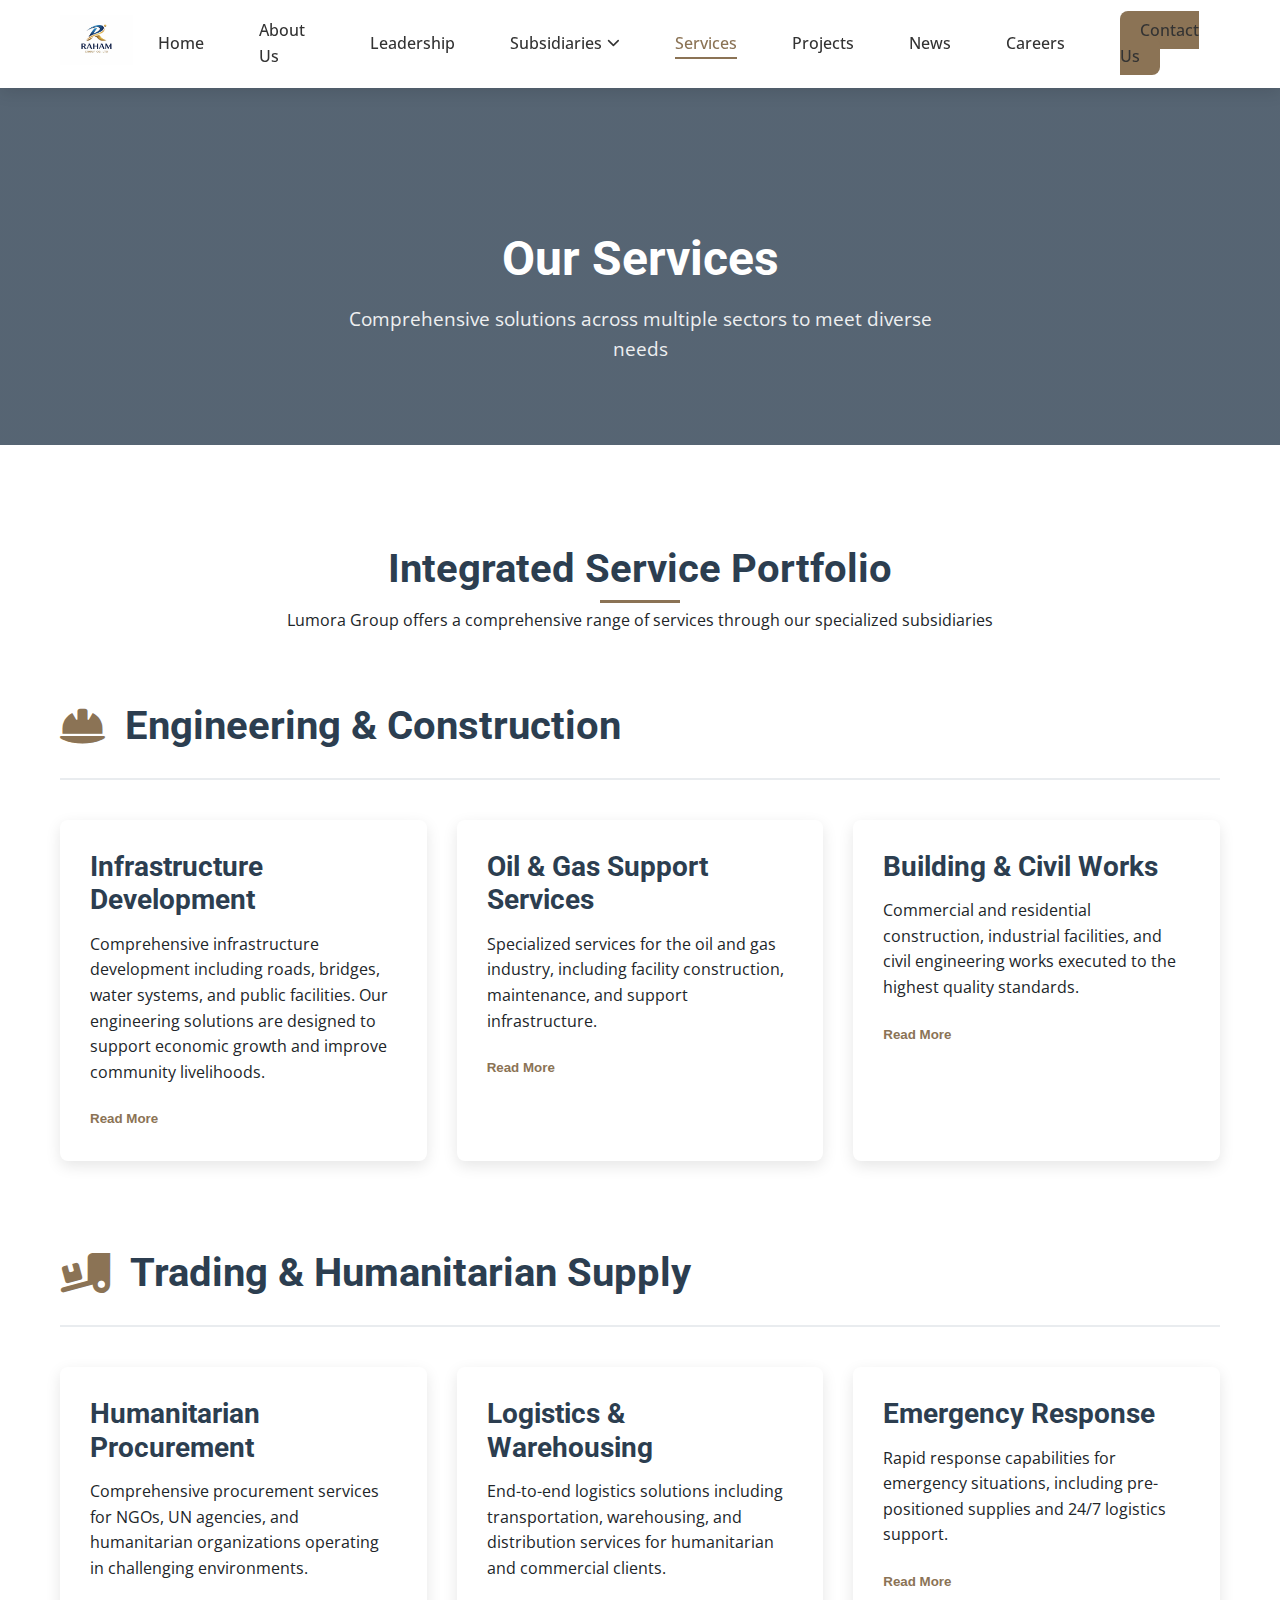
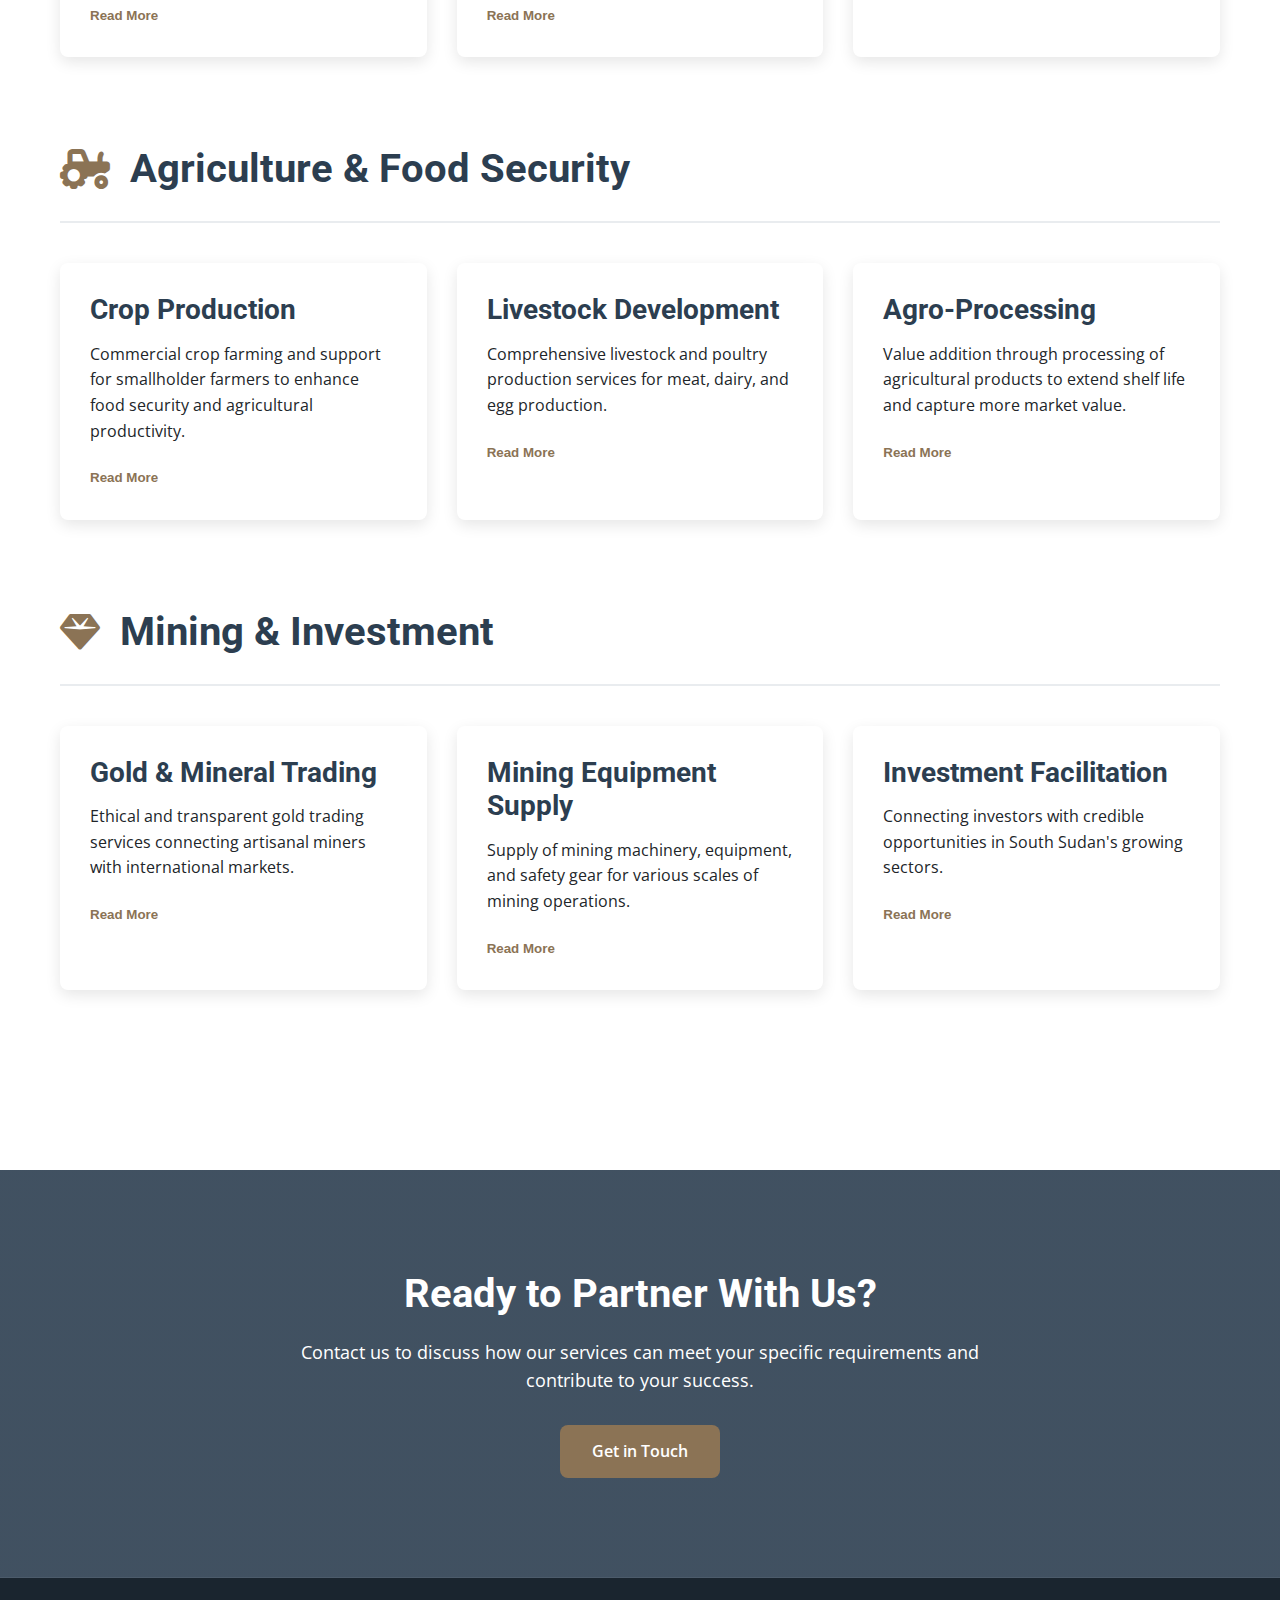
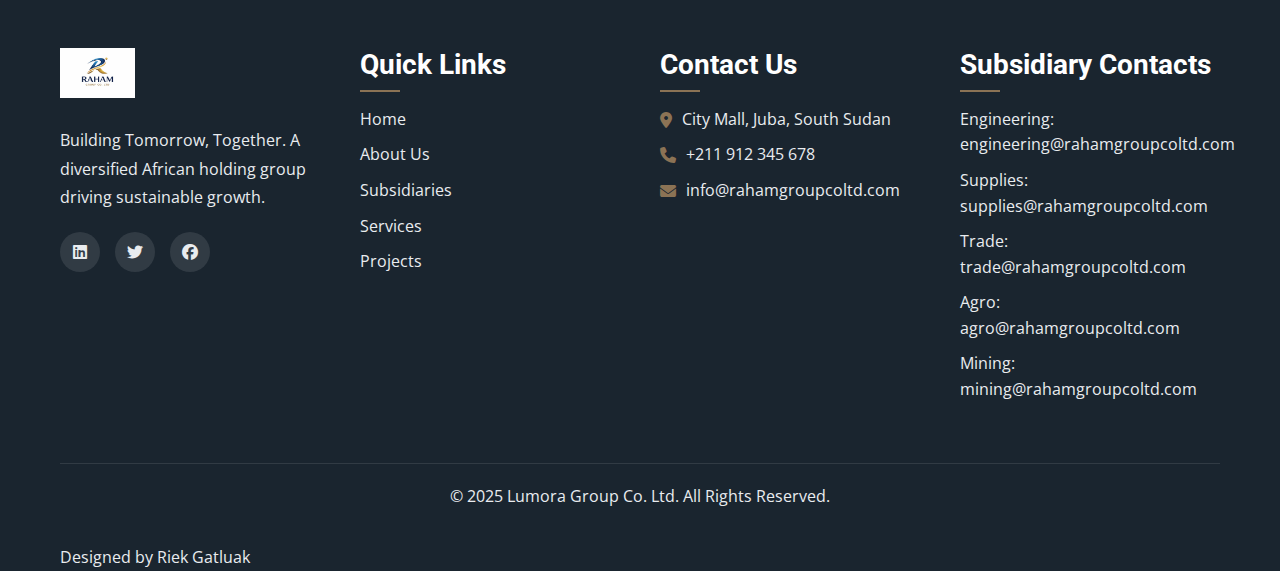
<file: services.html>
<!DOCTYPE html>
<html lang="en">
<head>
    <meta charset="UTF-8">
    <meta name="viewport" content="width=device-width, initial-scale=1.0">
    <title>Our Services - RAHAM Group Co. Ltd</title>
    <link rel="stylesheet" href="style.css">
    <link href="https://fonts.googleapis.com/css2?family=Roboto:wght@300;400;500;700&family=Open+Sans:wght@300;400;600;700&display=swap" rel="stylesheet">
    <link rel="stylesheet" href="https://cdnjs.cloudflare.com/ajax/libs/font-awesome/6.4.0/css/all.min.css">
</head>
<body>
    <!-- Header -->
    <header class="header">
        <div class="container">
            <div class="logo">
                <a href="index.html">
                    <img src="assets/rahamlogo.jpeg" alt="Lumora Group">
                </a>
            </div>
            <nav class="nav">
                <ul class="nav-list">
                    <li><a href="index.html">Home</a></li>
                    <li><a href="about.html">About Us</a></li>
                    <li><a href="leadership.html">Leadership</a></li>
                    <li class="dropdown">
                        <a href="subsidiaries.html" class="dropdown-toggle">
                            Subsidiaries <i class="fas fa-chevron-down"></i>
                        </a>
                        <ul class="dropdown-menu">
                            <li><a href="subsidiaries/ayiikos-engineering.html">Ayiikos Engineering</a></li>
                            <li><a href="subsidiaries/hiba-general-trading.html">Hiba General Trading</a></li>
                            <li><a href="subsidiaries/mocha-enterprises.html">Mocha Enterprises</a></li>
                            <li><a href="subsidiaries/rabbai-agro.html">Rabbai Agro</a></li>
                            <li><a href="subsidiaries/alubol-mining.html">Alubol Mining</a></li>
                        </ul>
                    </li>
                    <li><a href="services.html" class="active">Services</a></li>
                    <li><a href="projects.html">Projects</a></li>
                    <li><a href="news.html">News</a></li>
                    <li><a href="careers.html">Careers</a></li>
                    <li><a href="contact.html" class="btn-contact">Contact Us</a></li>
                </ul>
                <div class="mobile-toggle">
                    <span></span>
                    <span></span>
                    <span></span>
                </div>
            </nav>
        </div>
    </header>

    <!-- Page Header -->
    <section class="page-header">
        <div class="container">
            <h1>Our Services</h1>
            <p>Comprehensive solutions across multiple sectors to meet diverse needs</p>
        </div>
    </section>

    <!-- Services Overview -->
    <section class="section">
        <div class="container">
            <div class="section-header">
                <h2>Integrated Service Portfolio</h2>
                <p>Lumora Group offers a comprehensive range of services through our specialized subsidiaries</p>
            </div>
            
            <!-- Engineering & Construction Services -->
            <div class="service-category">
                <div class="category-header">
                    <div class="category-icon">
                        <i class="fas fa-hard-hat"></i>
                    </div>
                    <h2>Engineering & Construction</h2>
                </div>
                <div class="services-grid">
                    <div class="service-item">
                        <h3>Infrastructure Development</h3>
                        <div class="service-content">
                            <p class="service-excerpt">Comprehensive infrastructure development including roads, bridges, water systems, and public facilities. Our engineering solutions are designed to support economic growth and improve community livelihoods.</p>
                            <div class="service-details">
                                <p>We specialize in:</p>
                                <ul>
                                    <li>Road construction and rehabilitation</li>
                                    <li>Bridge design and construction</li>
                                    <li>Water supply and sanitation systems</li>
                                    <li>Public building construction</li>
                                    <li>Urban infrastructure development</li>
                                </ul>
                                <p>Our team uses advanced engineering techniques and follows international standards to deliver durable and sustainable infrastructure projects.</p>
                            </div>
                        </div>
                        <button class="read-more-btn">Read More</button>
                    </div>
                    
                    <div class="service-item">
                        <h3>Oil & Gas Support Services</h3>
                        <div class="service-content">
                            <p class="service-excerpt">Specialized services for the oil and gas industry, including facility construction, maintenance, and support infrastructure.</p>
                            <div class="service-details">
                                <p>Our oil and gas services include:</p>
                                <ul>
                                    <li>Oil field facility construction</li>
                                    <li>Pipeline support infrastructure</li>
                                    <li>Maintenance and repair services</li>
                                    <li>Safety and compliance installations</li>
                                    <li>Environmental protection systems</li>
                                </ul>
                                <p>We understand the unique requirements of the oil and gas sector and deliver solutions that meet industry standards and regulatory requirements.</p>
                            </div>
                        </div>
                        <button class="read-more-btn">Read More</button>
                    </div>
                    
                    <div class="service-item">
                        <h3>Building & Civil Works</h3>
                        <div class="service-content">
                            <p class="service-excerpt">Commercial and residential construction, industrial facilities, and civil engineering works executed to the highest quality standards.</p>
                            <div class="service-details">
                                <p>Our building and civil works expertise covers:</p>
                                <ul>
                                    <li>Commercial building construction</li>
                                    <li>Residential development projects</li>
                                    <li>Industrial facility construction</li>
                                    <li>Renovation and rehabilitation works</li>
                                    <li>Structural engineering solutions</li>
                                </ul>
                                <p>We combine technical expertise with practical experience to deliver buildings and structures that are safe, functional, and aesthetically pleasing.</p>
                            </div>
                        </div>
                        <button class="read-more-btn">Read More</button>
                    </div>
                </div>
            </div>

            <!-- Trading & Humanitarian Supply Services -->
            <div class="service-category">
                <div class="category-header">
                    <div class="category-icon">
                        <i class="fas fa-truck-loading"></i>
                    </div>
                    <h2>Trading & Humanitarian Supply</h2>
                </div>
                <div class="services-grid">
                    <div class="service-item">
                        <h3>Humanitarian Procurement</h3>
                        <div class="service-content">
                            <p class="service-excerpt">Comprehensive procurement services for NGOs, UN agencies, and humanitarian organizations operating in challenging environments.</p>
                            <div class="service-details">
                                <p>Our humanitarian procurement services include:</p>
                                <ul>
                                    <li>Sourcing of essential commodities</li>
                                    <li>Medical and health supplies procurement</li>
                                    <li>Emergency relief items sourcing</li>
                                    <li>Quality assurance and verification</li>
                                    <li>Supplier vetting and management</li>
                                </ul>
                                <p>We understand the urgency and specificity of humanitarian operations and have established reliable supply chains for rapid response.</p>
                            </div>
                        </div>
                        <button class="read-more-btn">Read More</button>
                    </div>
                    
                    <div class="service-item">
                        <h3>Logistics & Warehousing</h3>
                        <div class="service-content">
                            <p class="service-excerpt">End-to-end logistics solutions including transportation, warehousing, and distribution services for humanitarian and commercial clients.</p>
                            <div class="service-details">
                                <p>Our logistics capabilities include:</p>
                                <ul>
                                    <li>Transportation management (road, air, river)</li>
                                    <li>Secure warehousing facilities</li>
                                    <li>Inventory management systems</li>
                                    <li>Last-mile distribution</li>
                                    <li>Customs clearance services</li>
                                </ul>
                                <p>We have extensive experience operating in remote and challenging environments, ensuring supplies reach their intended destinations safely and efficiently.</p>
                            </div>
                        </div>
                        <button class="read-more-btn">Read More</button>
                    </div>
                    
                    <div class="service-item">
                        <h3>Emergency Response</h3>
                        <div class="service-content">
                            <p class="service-excerpt">Rapid response capabilities for emergency situations, including pre-positioned supplies and 24/7 logistics support.</p>
                            <div class="service-details">
                                <p>Our emergency response services feature:</p>
                                <ul>
                                    <li>24/7 emergency procurement</li>
                                    <li>Pre-positioned emergency supplies</li>
                                    <li>Rapid deployment teams</li>
                                    <li>Emergency logistics coordination</li>
                                    <li>Crisis response planning</li>
                                </ul>
                                <p>We maintain readiness to support emergency operations for natural disasters, conflict situations, and other humanitarian crises.</p>
                            </div>
                        </div>
                        <button class="read-more-btn">Read More</button>
                    </div>
                </div>
            </div>

            <!-- Agriculture Services -->
            <div class="service-category">
                <div class="category-header">
                    <div class="category-icon">
                        <i class="fas fa-tractor"></i>
                    </div>
                    <h2>Agriculture & Food Security</h2>
                </div>
                <div class="services-grid">
                    <div class="service-item">
                        <h3>Crop Production</h3>
                        <div class="service-content">
                            <p class="service-excerpt">Commercial crop farming and support for smallholder farmers to enhance food security and agricultural productivity.</p>
                            <div class="service-details">
                                <p>Our crop production services include:</p>
                                <ul>
                                    <li>Staple food crop cultivation (sorghum, maize, millet)</li>
                                    <li>Commercial horticulture production</li>
                                    <li>Cash crop development (sesame, groundnuts)</li>
                                    <li>Seed multiplication and distribution</li>
                                    <li>Agricultural extension services</li>
                                </ul>
                                <p>We employ modern agricultural techniques while respecting traditional knowledge to maximize yields and sustainability.</p>
                            </div>
                        </div>
                        <button class="read-more-btn">Read More</button>
                    </div>
                    
                    <div class="service-item">
                        <h3>Livestock Development</h3>
                        <div class="service-content">
                            <p class="service-excerpt">Comprehensive livestock and poultry production services for meat, dairy, and egg production.</p>
                            <div class="service-details">
                                <p>Our livestock services cover:</p>
                                <ul>
                                    <li>Commercial cattle farming</li>
                                    <li>Poultry production (eggs and meat)</li>
                                    <li>Goat and sheep rearing</li>
                                    <li>Animal health and veterinary services</li>
                                    <li>Livestock breeding programs</li>
                                </ul>
                                <p>We focus on improving animal productivity through better breeding, feeding, and health management practices.</p>
                            </div>
                        </div>
                        <button class="read-more-btn">Read More</button>
                    </div>
                    
                    <div class="service-item">
                        <h3>Agro-Processing</h3>
                        <div class="service-content">
                            <p class="service-excerpt">Value addition through processing of agricultural products to extend shelf life and capture more market value.</p>
                            <div class="service-details">
                                <p>Our agro-processing capabilities include:</p>
                                <ul>
                                    <li>Grain milling and processing</li>
                                    <li>Dairy processing (milk, yogurt, cheese)</li>
                                    <li>Food packaging and preservation</li>
                                    <li>Quality control and certification</li>
                                    <li>Market linkage development</li>
                                </ul>
                                <p>We help farmers and agribusinesses transform raw agricultural products into higher-value processed goods for local and export markets.</p>
                            </div>
                        </div>
                        <button class="read-more-btn">Read More</button>
                    </div>
                </div>
            </div>

            <!-- Mining & Investment Services -->
            <div class="service-category">
                <div class="category-header">
                    <div class="category-icon">
                        <i class="fas fa-gem"></i>
                    </div>
                    <h2>Mining & Investment</h2>
                </div>
                <div class="services-grid">
                    <div class="service-item">
                        <h3>Gold & Mineral Trading</h3>
                        <div class="service-content">
                            <p class="service-excerpt">Ethical and transparent gold trading services connecting artisanal miners with international markets.</p>
                            <div class="service-details">
                                <p>Our mineral trading services include:</p>
                                <ul>
                                    <li>Gold purchasing and assaying</li>
                                    <li>Mineral valuation and certification</li>
                                    <li>International marketing and sales</li>
                                    <li>Compliance and documentation</li>
                                    <li>Fair trade practices</li>
                                </ul>
                                <p>We ensure that mineral trading benefits local communities while meeting international standards for responsible sourcing.</p>
                            </div>
                        </div>
                        <button class="read-more-btn">Read More</button>
                    </div>
                    
                    <div class="service-item">
                        <h3>Mining Equipment Supply</h3>
                        <div class="service-content">
                            <p class="service-excerpt">Supply of mining machinery, equipment, and safety gear for various scales of mining operations.</p>
                            <div class="service-details">
                                <p>We supply:</p>
                                <ul>
                                    <li>Heavy mining equipment</li>
                                    <li>Mineral processing plants</li>
                                    <li>Safety and protective equipment</li>
                                    <li>Tools and accessories</li>
                                    <li>Technical support and training</li>
                                </ul>
                                <p>Our equipment solutions help improve mining efficiency, safety, and environmental compliance across different mining operations.</p>
                            </div>
                        </div>
                        <button class="read-more-btn">Read More</button>
                    </div>
                    
                    <div class="service-item">
                        <h3>Investment Facilitation</h3>
                        <div class="service-content">
                            <p class="service-excerpt">Connecting investors with credible opportunities in South Sudan's growing sectors.</p>
                            <div class="service-details">
                                <p>Our investment services include:</p>
                                <ul>
                                    <li>Investment opportunity identification</li>
                                    <li>Market research and due diligence</li>
                                    <li>Partnership facilitation</li>
                                    <li>Regulatory guidance</li>
                                    <li>Risk assessment and mitigation</li>
                                </ul>
                                <p>We help investors navigate the South Sudanese market while ensuring projects align with national development priorities and benefit local communities.</p>
                            </div>
                        </div>
                        <button class="read-more-btn">Read More</button>
                    </div>
                </div>
            </div>
        </div>
    </section>

    <!-- CTA Section -->
    <section class="section cta">
        <div class="container">
            <div class="cta-content">
                <h2>Ready to Partner With Us?</h2>
                <p>Contact us to discuss how our services can meet your specific requirements and contribute to your success.</p>
                <a href="contact.html" class="btn btn-primary">Get in Touch</a>
            </div>
        </div>
    </section>

    <!-- Footer -->
    <footer class="footer">
        <div class="container">
            <div class="footer-content">
                <div class="footer-section">
                    <div class="footer-logo">
                        <img src="assets/rahamlogo.jpeg" alt="Lumora Group">
                    </div>
                    <p>Building Tomorrow, Together. A diversified African holding group driving sustainable growth.</p>
                    <div class="social-links">
                        <a href="#"><i class="fab fa-linkedin"></i></a>
                        <a href="#"><i class="fab fa-twitter"></i></a>
                        <a href="#"><i class="fab fa-facebook"></i></a>
                    </div>
                </div>
                <div class="footer-section">
                    <h3>Quick Links</h3>
                    <ul>
                        <li><a href="index.html">Home</a></li>
                        <li><a href="about.html">About Us</a></li>
                        <li><a href="subsidiaries.html">Subsidiaries</a></li>
                        <li><a href="services.html">Services</a></li>
                        <li><a href="projects.html">Projects</a></li>
                    </ul>
                </div>
                <div class="footer-section">
                    <h3>Contact Us</h3>
                    <ul class="contact-info">
                        <li><i class="fas fa-map-marker-alt"></i> City Mall, Juba, South Sudan</li>
                        <li><i class="fas fa-phone"></i> +211 912 345 678</li>
                        <li><i class="fas fa-envelope"></i> info@rahamgroupcoltd.com</li>
                    </ul>
                </div>
                <div class="footer-section">
                    <h3>Subsidiary Contacts</h3>
                    <ul class="subsidiary-contacts">
                        <li>Engineering: engineering@rahamgroupcoltd.com</li>
                        <li>Supplies: supplies@rahamgroupcoltd.com</li>
                        <li>Trade: trade@rahamgroupcoltd.com</li>
                        <li>Agro: agro@rahamgroupcoltd.com</li>
                        <li>Mining: mining@rahamgroupcoltd.com</li>
                    </ul>
                </div>
            </div>
             <div class="footer-bottom">
            <p>&copy; 2025 Lumora Group Co. Ltd. All Rights Reserved.</p>
        </div>
        
        <!-- New Designer Credit Section -->
        <div class="designer-credit">
            <p>Designed by <a href="https://wa.me/211981211736?text=Hello%20Riek%20Gatluak,%20I%20came%20across%20the%20Lumora%20Group%20website%20and%20would%20like%20to%20get%20in%20touch%20with%20you." 
                             target="_blank" 
                             rel="noopener noreferrer" 
                             class="designer-name">Riek Gatluak</a>
            </p>
        </div>
    </div>
</footer>

    <script src="script.js"></script>
</body>
</html>
</file>
<file: style.css>
/* style.css - Lumora Group Corporate Website */

/* CSS Variables for Consistent Design */
:root {
    --primary: #8B7355;
    --primary-dark: #6B5A45;
    --primary-light: #A89276;
    --secondary: #2C3E50;
    --secondary-dark: #1A252F;
    --secondary-light: #4A6572;
    --accent: #C19A6B;
    --light: #F8F9FA;
    --light-gray: #E9ECEF;
    --dark: #212529;
    --gray: #6C757D;
    --white: #FFFFFF;
    --black: #000000;
    --transition: all 0.3s ease;
    --shadow: 0 5px 15px rgba(0, 0, 0, 0.1);
    --shadow-lg: 0 10px 30px rgba(0, 0, 0, 0.15);
    --shadow-xl: 0 20px 40px rgba(0, 0, 0, 0.2);
    --border-radius: 8px;
    --border-radius-lg: 12px;
    --section-padding: 100px 0;
    --container-width: 1200px;
}

/* Global Styles */
* {
    margin: 0;
    padding: 0;
    box-sizing: border-box;
}

html {
    scroll-behavior: smooth;
}

body {
    font-family: 'Open Sans', sans-serif;
    line-height: 1.6;
    color: var(--dark);
    background-color: var(--white);
}

h1, h2, h3, h4, h5, h6 {
    font-family: 'Roboto', sans-serif;
    font-weight: 700;
    line-height: 1.2;
    margin-bottom: 1rem;
    color: var(--secondary);
}

h1 {
    font-size: 3rem;
}

h2 {
    font-size: 2.5rem;
}

h3 {
    font-size: 1.75rem;
}

p {
    margin-bottom: 1rem;
}

a {
    text-decoration: none;
    color: inherit;
    transition: var(--transition);
}

ul {
    list-style: none;
}

img {
    max-width: 100%;
    height: auto;
}

.container {
    max-width: var(--container-width);
    margin: 0 auto;
    padding: 0 20px;
}

.text-center {
    text-align: center;
}

/* Buttons */
.btn {
    display: inline-block;
    padding: 12px 30px;
    border-radius: var(--border-radius);
    font-weight: 600;
    text-align: center;
    cursor: pointer;
    transition: var(--transition);
    border: 2px solid transparent;
}

.btn-primary {
    background-color: var(--primary);
    color: var(--white);
}

.btn-primary:hover {
    background-color: var(--primary-dark);
    transform: translateY(-3px);
    box-shadow: var(--shadow-lg);
}

.btn-secondary {
    background-color: var(--secondary);
    color: var(--white);
}

.btn-secondary:hover {
    background-color: var(--secondary-dark);
    transform: translateY(-3px);
    box-shadow: var(--shadow-lg);
}

.btn-outline {
    background-color: transparent;
    border: 2px solid var(--primary);
    color: var(--primary);
}

.btn-outline:hover {
    background-color: var(--primary);
    color: var(--white);
    transform: translateY(-3px);
    box-shadow: var(--shadow-lg);
}

/* Header */
.header {
    position: fixed;
    top: 0;
    left: 0;
    width: 100%;
    background-color: var(--white);
    box-shadow: var(--shadow);
    z-index: 1000;
    padding: 15px 0;
}

.header .container {
    display: flex;
    justify-content: space-between;
    align-items: center;
}

.logo img {
    height: 50px;
}

.nav-list {
    display: flex;
    align-items: center;
}

.nav-list li {
    margin-left: 25px;
    position: relative;
}

.nav-list a {
    font-weight: 500;
    color: var(--secondary);
    position: relative;
}

.nav-list a:hover,
.nav-list a.active {
    color: var(--primary);
}

.nav-list a.active::after {
    content: '';
    position: absolute;
    bottom: -5px;
    left: 0;
    width: 100%;
    height: 2px;
    background-color: var(--primary);
}

.btn-contact {
    background-color: var(--primary);
    color: var(--white);
    padding: 8px 20px;
    border-radius: var(--border-radius);
}

.btn-contact:hover {
    background-color: var(--primary-dark);
}

/* Dropdown Menu */
.dropdown {
    position: relative;
}

.dropdown-toggle {
    display: flex;
    align-items: center;
}

.dropdown-toggle i {
    margin-left: 5px;
    font-size: 0.8rem;
}

.dropdown-menu {
    position: absolute;
    top: 100%;
    left: 0;
    background-color: var(--white);
    box-shadow: var(--shadow-lg);
    border-radius: var(--border-radius);
    min-width: 220px;
    padding: 10px 0;
    opacity: 0;
    visibility: hidden;
    transform: translateY(10px);
    transition: var(--transition);
}

.dropdown:hover .dropdown-menu {
    opacity: 1;
    visibility: visible;
    transform: translateY(0);
}

.dropdown-menu li {
    margin: 0;
}

.dropdown-menu a {
    display: block;
    padding: 10px 20px;
    color: var(--secondary);
}

.dropdown-menu a:hover {
    background-color: var(--light-gray);
    color: var(--primary);
}

/* ===== DESKTOP DEFAULT ===== */
.nav {
    display: flex;
    justify-content: space-between;
    align-items: center;
    position: relative;
}

.nav-list {
    display: flex; /* visible on desktop */
    list-style: none;
    margin: 0;
    padding: 0;
    gap: 30px;
}

.nav-list li a {
    text-decoration: none;
    color: #333;
}

.mobile-toggle {
    display: none; /* hidden on desktop */
    flex-direction: column;
    cursor: pointer;
}

.mobile-toggle span {
    width: 25px;
    height: 3px;
    background-color: var(--secondary);
    margin: 4px 0;
    transition: 0.3s;
}

/* ===== MOBILE VIEW ===== */
@media (max-width: 768px) {

    /* Show hamburger */
    .mobile-toggle {
        display: flex;
        position: relative;   /* needed for z-index */
        z-index: 1000;        /* above menu */
    }

    /* Hide menu initially */
    .nav-list {
        display: none;
        flex-direction: column;
        position: absolute;
        top: 100%;
        left: 0;
        width: 100%;
        background: #fff;
        z-index: 999;          /* below hamburger */
        box-shadow: 0 5px 15px rgba(0,0,0,0.1);
        padding: 20px 0;
    }

    /* Show menu when active */
    .nav-list.active {
        display: flex;
    }

    /* Optional: make links larger on mobile */
    .nav-list li {
        margin: 15px 0;
        text-align: center;
    }
}

/* Hero Section - Fixed & Enhanced */
.hero {
    margin-top: 80px;
    position: relative;
    height: 100vh;
    min-height: 700px;
    display: flex;
    align-items: center;
    justify-content: center;
    overflow: hidden;
}

.hero-bg {
    position: absolute;
    top: 0;
    left: 0;
    width: 100%;
    height: 100%;
    background: linear-gradient(rgba(44, 62, 80, 0.8), rgba(44, 62, 80, 0.8)), 
                url('https://images.unsplash.com/photo-1516937941344-00b4e0337589?ixlib=rb-4.0.3&ixid=M3wxMjA3fDB8MHxwaG90by1wYWdlfHx8fGVufDB8fHx8fA%3D%3D&auto=format&fit=crop&w=2070&q=80');
    background-size: cover;
    background-position: center;
    background-attachment: fixed;
}

.hero-content {
    position: relative;
    z-index: 2;
    color: var(--white);
    text-align: center;
    max-width: 800px;
    padding: 0 20px;
    animation: fadeInUp 1s ease-out;
}

.hero-content h1 {
    font-size: 4rem;
    margin-bottom: 1.5rem;
    color: var(--white);
    font-weight: 700;
    line-height: 1.1;
    text-shadow: 2px 2px 4px rgba(0, 0, 0, 0.3);
}

.hero-content p {
    font-size: 1.5rem;
    margin-bottom: 2.5rem;
    opacity: 0.95;
    line-height: 1.6;
    font-weight: 300;
    max-width: 600px;
    margin-left: auto;
    margin-right: auto;
}

.hero-buttons {
    display: flex;
    gap: 20px;
    justify-content: center;
    flex-wrap: wrap;
}

.hero-buttons .btn {
    padding: 15px 35px;
    font-size: 1.1rem;
    font-weight: 600;
    border-radius: var(--border-radius);
    transition: all 0.3s ease;
    box-shadow: 0 4px 15px rgba(0, 0, 0, 0.2);
}

.hero-buttons .btn-primary {
    background: linear-gradient(135deg, var(--primary), var(--primary-dark));
    border: 2px solid var(--primary);
}

.hero-buttons .btn-primary:hover {
    background: linear-gradient(135deg, var(--primary-dark), var(--primary));
    transform: translateY(-3px);
    box-shadow: 0 6px 20px rgba(0, 0, 0, 0.3);
}

.hero-buttons .btn-secondary {
    background: transparent;
    border: 2px solid var(--white);
    color: var(--white);
}

.hero-buttons .btn-secondary:hover {
    background: var(--white);
    color: var(--secondary);
    transform: translateY(-3px);
    box-shadow: 0 6px 20px rgba(255, 255, 255, 0.2);
}

/* Hero Animation */
@keyframes fadeInUp {
    from {
        opacity: 0;
        transform: translateY(50px);
    }
    to {
        opacity: 1;
        transform: translateY(0);
    }
}

/* Scroll Indicator */
.scroll-indicator {
    position: absolute;
    bottom: 30px;
    left: 50%;
    transform: translateX(-50%);
    z-index: 2;
    color: var(--white);
    animation: bounce 2s infinite;
}

.scroll-indicator i {
    font-size: 2rem;
    opacity: 0.8;
}

@keyframes bounce {
    0%, 20%, 50%, 80%, 100% {
        transform: translateY(0) translateX(-50%);
    }
    40% {
        transform: translateY(-10px) translateX(-50%);
    }
    60% {
        transform: translateY(-5px) translateX(-50%);
    }
}

/* Responsive Design for Hero */
@media (max-width: 992px) {
    .hero-content h1 {
        font-size: 3.2rem;
    }
    
    .hero-content p {
        font-size: 1.3rem;
    }
}

@media (max-width: 768px) {
    .hero {
        height: 80vh;
        min-height: 600px;
    }
    
    .hero-content h1 {
        font-size: 2.8rem;
    }
    
    .hero-content p {
        font-size: 1.2rem;
    }
    
    .hero-buttons {
        flex-direction: column;
        align-items: center;
    }
    
    .hero-buttons .btn {
        width: 100%;
        max-width: 250px;
    }
    
    .hero-bg {
        background-attachment: scroll;
    }
}

@media (max-width: 576px) {
    .hero-content h1 {
        font-size: 2.2rem;
    }
    
    .hero-content p {
        font-size: 1.1rem;
    }
    
    .hero-buttons .btn {
        padding: 12px 25px;
        font-size: 1rem;
    }
}

/* Sections */
.section {
    padding: var(--section-padding);
}

.section-header {
    text-align: center;
    margin-bottom: 60px;
}

.section-header h2 {
    position: relative;
    display: inline-block;
    margin-bottom: 15px;
}

.section-header h2::after {
    content: '';
    position: absolute;
    bottom: -10px;
    left: 50%;
    transform: translateX(-50%);
    width: 80px;
    height: 3px;
    background-color: var(--primary);
}

/* Who We Are Section */
.who-we-are {
    background-color: var(--light);
}

.who-we-are .section-content {
    max-width: 800px;
    margin: 0 auto;
    text-align: center;
    font-size: 1.1rem;
}

/* Sectors Section */
.sectors-grid {
    display: grid;
    grid-template-columns: repeat(auto-fit, minmax(250px, 1fr));
    gap: 30px;
}

.sector-card {
    background-color: var(--white);
    padding: 30px;
    border-radius: var(--border-radius);
    box-shadow: var(--shadow);
    text-align: center;
    transition: var(--transition);
}

.sector-card:hover {
    transform: translateY(-10px);
    box-shadow: var(--shadow-lg);
}

.sector-icon {
    font-size: 3rem;
    color: var(--primary);
    margin-bottom: 20px;
}

.sector-card h3 {
    margin-bottom: 15px;
}

/* Subsidiaries Preview Section */
.subsidiaries-preview {
    background-color: var(--light);
}

.subsidiaries-grid {
    display: grid;
    grid-template-columns: repeat(auto-fit, minmax(280px, 1fr));
    gap: 30px;
    margin-bottom: 50px;
}

.subsidiary-card {
    background-color: var(--white);
    padding: 30px;
    border-radius: var(--border-radius);
    box-shadow: var(--shadow);
    text-align: center;
    transition: var(--transition);
}

.subsidiary-card:hover {
    transform: translateY(-10px);
    box-shadow: var(--shadow-lg);
}

.subsidiary-logo {
    margin-bottom: 20px;
    height: 80px;
    display: flex;
    align-items: center;
    justify-content: center;
}

.subsidiary-logo img {
    max-height: 100%;
}

.subsidiary-card h3 {
    margin-bottom: 15px;
}

.subsidiary-card p {
    margin-bottom: 20px;
    color: var(--gray);
}

/* Vision & Mission Section */
.vision-mission-grid {
    display: grid;
    grid-template-columns: repeat(auto-fit, minmax(400px, 1fr));
    gap: 40px;
}

.vision-box, .mission-box {
    background-color: var(--white);
    padding: 40px;
    border-radius: var(--border-radius);
    box-shadow: var(--shadow);
    position: relative;
    overflow: hidden;
}

.vision-box::before, .mission-box::before {
    content: '';
    position: absolute;
    top: 0;
    left: 0;
    width: 5px;
    height: 100%;
}

.vision-box::before {
    background-color: var(--primary);
}

.mission-box::before {
    background-color: var(--secondary);
}

.vision-box h2, .mission-box h2 {
    margin-bottom: 20px;
    position: relative;
}

.vision-box p, .mission-box p {
    font-size: 1.1rem;
    line-height: 1.8;
}

/* Why Choose Lumora Section */
.features-grid {
    display: grid;
    grid-template-columns: repeat(auto-fit, minmax(250px, 1fr));
    gap: 30px;
}

.feature {
    text-align: center;
    padding: 30px 20px;
}

.feature-icon {
    font-size: 2.5rem;
    color: var(--primary);
    margin-bottom: 20px;
}

.feature h3 {
    margin-bottom: 15px;
}

.feature p {
    color: var(--gray);
}

/* CTA Section */
.cta {
    background: linear-gradient(rgba(44, 62, 80, 0.9), rgba(44, 62, 80, 0.9)), 
                url('https://images.unsplash.com/photo-1497366754035-f200968a6e72?ixlib=rb-4.0.3&ixid=M3wxMjA3fDB8MHxwaG90by1wYWdlfHx8fGVufDB8fHx8fA%3D%3D&auto=format&fit=crop&w=2069&q=80');
    background-size: cover;
    background-position: center;
    color: var(--white);
    text-align: center;
}

.cta-content h2 {
    color: var(--white);
    margin-bottom: 20px;
}

.cta-content p {
    max-width: 700px;
    margin: 0 auto 30px;
    font-size: 1.1rem;
}

.cta-buttons {
    display: flex;
    justify-content: center;
    gap: 15px;
}

/* Footer */
.footer {
    background-color: var(--secondary-dark);
    color: var(--light-gray);
    padding: 70px 0 0;
}

.footer-content {
    display: grid;
    grid-template-columns: repeat(auto-fit, minmax(250px, 1fr));
    gap: 40px;
    margin-bottom: 50px;
}

.footer-section h3 {
    color: var(--white);
    margin-bottom: 25px;
    position: relative;
}

.footer-section h3::after {
    content: '';
    position: absolute;
    bottom: -10px;
    left: 0;
    width: 40px;
    height: 2px;
    background-color: var(--primary);
}

.footer-logo img {
    height: 50px;
    margin-bottom: 20px;
}

.footer-section p {
    margin-bottom: 20px;
    line-height: 1.8;
}

.footer-section ul li {
    margin-bottom: 10px;
}

.footer-section ul li a:hover {
    color: var(--primary);
}

.contact-info li, .subsidiary-contacts li {
    display: flex;
    align-items: flex-start;
    margin-bottom: 15px;
}

.contact-info i {
    margin-right: 10px;
    color: var(--primary);
    margin-top: 5px;
}

.social-links {
    display: flex;
    gap: 15px;
}

.social-links a {
    display: flex;
    align-items: center;
    justify-content: center;
    width: 40px;
    height: 40px;
    background-color: rgba(255, 255, 255, 0.1);
    border-radius: 50%;
    transition: var(--transition);
}

.social-links a:hover {
    background-color: var(--primary);
    transform: translateY(-3px);
}

.footer-bottom {
    border-top: 1px solid rgba(255, 255, 255, 0.1);
    padding: 20px 0;
    text-align: center;
}

/* Responsive Design */
@media (max-width: 992px) {
    h1 {
        font-size: 2.5rem;
    }
    
    h2 {
        font-size: 2rem;
    }
    
    .hero-content h1 {
        font-size: 2.8rem;
    }
    
    .vision-mission-grid {
        grid-template-columns: 1fr;
    }
}

@media (max-width: 768px) {
    .nav-list {
        position: fixed;
        top: 80px;
        left: -100%;
        width: 80%;
        height: calc(100vh - 80px);
        background-color: var(--white);
        flex-direction: column;
        align-items: flex-start;
        padding: 30px;
        transition: var(--transition);
        box-shadow: var(--shadow-xl);
    }
    
    .nav-list.active {
        left: 0;
    }
    
    .nav-list li {
        margin: 0 0 20px 0;
        width: 100%;
    }
    
    .dropdown-menu {
        position: static;
        opacity: 1;
        visibility: visible;
        transform: none;
        box-shadow: none;
        padding: 10px 0 0 20px;
    }
    
    .mobile-toggle {
        display: flex;
    }
    
    .mobile-toggle.active span:nth-child(1) {
        transform: rotate(45deg) translate(5px, 5px);
    }
    
    .mobile-toggle.active span:nth-child(2) {
        opacity: 0;
    }
    
    .mobile-toggle.active span:nth-child(3) {
        transform: rotate(-45deg) translate(7px, -6px);
    }
    
    .hero-buttons, .cta-buttons {
        flex-direction: column;
        align-items: center;
    }
    
    .hero-buttons .btn, .cta-buttons .btn {
        width: 100%;
        max-width: 250px;
        margin-bottom: 10px;
    }
    
    .section {
        padding: 70px 0;
    }
}

@media (max-width: 576px) {
    .container {
        padding: 0 15px;
    }
    
    h1 {
        font-size: 2rem;
    }
    
    h2 {
        font-size: 1.75rem;
    }
    
    .hero-content h1 {
        font-size: 2.2rem;
    }
    
    .sectors-grid, .subsidiaries-grid, .features-grid {
        grid-template-columns: 1fr;
    }
}

/* About Page Styles */
.page-header {
    background: linear-gradient(rgba(44, 62, 80, 0.8), rgba(44, 62, 80, 0.8)), 
                url('https://images.unsplash.com/photo-1521737852567-6949f3f9f2b5?ixlib=rb-4.0.3&ixid=M3wxMjA3fDB8MHxwaG90by1wYWdlfHx8fGVufDB8fHx8fA%3D%3D&auto=format&fit=crop&w=2070&q=80');
    background-size: cover;
    background-position: center;
    color: var(--white);
    padding: 150px 0 80px;
    text-align: center;
    margin-top: 80px;
}

.page-header h1 {
    font-size: 3rem;
    margin-bottom: 1rem;
    color: var(--white);
}

.page-header p {
    font-size: 1.2rem;
    opacity: 0.9;
    max-width: 600px;
    margin: 0 auto;
}

.content-grid {
    display: grid;
    grid-template-columns: 1fr 1fr;
    gap: 50px;
    align-items: center;
}

.content-text p {
    margin-bottom: 1.5rem;
    font-size: 1.1rem;
    line-height: 1.8;
}

.content-image {
    border-radius: var(--border-radius);
    overflow: hidden;
    box-shadow: var(--shadow-lg);
}

.content-image img {
    width: 100%;
    height: auto;
    transition: var(--transition);
}

.content-image:hover img {
    transform: scale(1.05);
}

/* History Section */
.history {
    background-color: var(--light);
}

.timeline {
    position: relative;
    max-width: 800px;
    margin: 0 auto;
}

.timeline::before {
    content: '';
    position: absolute;
    left: 50%;
    top: 0;
    bottom: 0;
    width: 2px;
    background-color: var(--primary);
    transform: translateX(-50%);
}

.timeline-item {
    display: flex;
    margin-bottom: 50px;
    position: relative;
}

.timeline-item:nth-child(odd) {
    flex-direction: row-reverse;
}

.timeline-year {
    background-color: var(--primary);
    color: var(--white);
    padding: 10px 20px;
    border-radius: var(--border-radius);
    font-weight: 700;
    position: relative;
    z-index: 1;
    width: 120px;
    text-align: center;
    margin: 0 30px;
}

.timeline-content {
    background-color: var(--white);
    padding: 30px;
    border-radius: var(--border-radius);
    box-shadow: var(--shadow);
    flex: 1;
    position: relative;
}

.timeline-content::before {
    content: '';
    position: absolute;
    top: 20px;
    width: 20px;
    height: 20px;
    background-color: var(--white);
    transform: rotate(45deg);
}

.timeline-item:nth-child(even) .timeline-content::before {
    right: -10px;
}

.timeline-item:nth-child(odd) .timeline-content::before {
    left: -10px;
}

.timeline-item.future .timeline-year {
    background-color: var(--secondary);
}

/* Vision Mission Detailed */
.vision-mission-detailed {
    background: linear-gradient(rgba(139, 115, 85, 0.05), rgba(139, 115, 85, 0.05));
}

.vm-grid {
    display: grid;
    grid-template-columns: 1fr 1fr;
    gap: 50px;
}

.vm-item {
    text-align: center;
    padding: 50px 30px;
    background-color: var(--white);
    border-radius: var(--border-radius);
    box-shadow: var(--shadow);
    transition: var(--transition);
}

.vm-item:hover {
    transform: translateY(-10px);
    box-shadow: var(--shadow-lg);
}

.vm-icon {
    font-size: 3rem;
    color: var(--primary);
    margin-bottom: 20px;
}

.vm-item h2 {
    margin-bottom: 20px;
    position: relative;
}

.vm-item h2::after {
    content: '';
    position: absolute;
    bottom: -10px;
    left: 50%;
    transform: translateX(-50%);
    width: 60px;
    height: 2px;
    background-color: var(--primary);
}

.vm-item p {
    margin-bottom: 15px;
    line-height: 1.8;
}

/* Values Section */
.values-grid {
    display: grid;
    grid-template-columns: repeat(auto-fit, minmax(250px, 1fr));
    gap: 30px;
}

.value-card {
    background-color: var(--white);
    padding: 40px 30px;
    border-radius: var(--border-radius);
    box-shadow: var(--shadow);
    text-align: center;
    transition: var(--transition);
}

.value-card:hover {
    transform: translateY(-10px);
    box-shadow: var(--shadow-lg);
}

.value-icon {
    font-size: 3rem;
    color: var(--primary);
    margin-bottom: 20px;
}

.value-card h3 {
    margin-bottom: 15px;
}

.value-card p {
    color: var(--gray);
    line-height: 1.7;
}

/* Impact Section */
.impact {
    background-color: var(--light);
}

.impact-stats {
    display: grid;
    grid-template-columns: repeat(auto-fit, minmax(200px, 1fr));
    gap: 30px;
    margin-bottom: 50px;
}

.stat {
    text-align: center;
    padding: 30px 20px;
    background-color: var(--white);
    border-radius: var(--border-radius);
    box-shadow: var(--shadow);
}

.stat-number {
    font-size: 3rem;
    font-weight: 700;
    color: var(--primary);
    margin-bottom: 10px;
}

.stat-label {
    font-weight: 600;
    color: var(--secondary);
}

.impact-content {
    max-width: 800px;
    margin: 0 auto;
    text-align: center;
}

.impact-content p {
    font-size: 1.1rem;
    line-height: 1.8;
    margin-bottom: 1.5rem;
}

/* Responsive Design for About Page */
@media (max-width: 992px) {
    .content-grid {
        grid-template-columns: 1fr;
        gap: 30px;
    }
    
    .vm-grid {
        grid-template-columns: 1fr;
        gap: 30px;
    }
}

@media (max-width: 768px) {
    .page-header {
        padding: 120px 0 60px;
    }
    
    .page-header h1 {
        font-size: 2.5rem;
    }
    
    .timeline::before {
        left: 30px;
    }
    
    .timeline-item {
        flex-direction: row !important;
        margin-left: 60px;
    }
    
    .timeline-year {
        position: absolute;
        left: -90px;
        top: 0;
        margin: 0;
        width: 80px;
    }
    
    .timeline-content::before {
        left: -10px !important;
        right: auto !important;
    }
    
    .impact-stats {
        grid-template-columns: repeat(2, 1fr);
    }
}

@media (max-width: 576px) {
    .impact-stats {
        grid-template-columns: 1fr;
    }
    
    .stat {
        padding: 20px 15px;
    }
    
    .stat-number {
        font-size: 2.5rem;
    }
}

/* Leadership Page Styles */
.leadership-grid {
    display: grid;
    grid-template-columns: repeat(auto-fit, minmax(350px, 1fr));
    gap: 30px;
}

.leader-card {
    background-color: var(--white);
    border-radius: var(--border-radius);
    box-shadow: var(--shadow);
    overflow: hidden;
    transition: var(--transition);
}

.leader-card:hover {
    transform: translateY(-10px);
    box-shadow: var(--shadow-lg);
}

.leader-image {
    height: 250px;
    overflow: hidden;
}

.leader-image img {
    width: 100%;
    height: 100%;
    object-fit: cover;
    transition: var(--transition);
}

.leader-card:hover .leader-image img {
    transform: scale(1.05);
}

.leader-info {
    padding: 30px;
}

.leader-info h3 {
    margin-bottom: 15px;
    color: var(--primary);
}

.leader-info p {
    color: var(--gray);
    line-height: 1.7;
}

/* Governance Section */
.governance {
    background-color: var(--light);
}

.governance-grid {
    display: grid;
    grid-template-columns: repeat(auto-fit, minmax(350px, 1fr));
    gap: 30px;
}

.governance-item {
    background-color: var(--white);
    padding: 40px 30px;
    border-radius: var(--border-radius);
    box-shadow: var(--shadow);
    transition: var(--transition);
}

.governance-item:hover {
    transform: translateY(-10px);
    box-shadow: var(--shadow-lg);
}

.governance-icon {
    font-size: 2.5rem;
    color: var(--primary);
    margin-bottom: 20px;
}

.governance-item h3 {
    margin-bottom: 15px;
    color: var(--secondary);
}

.governance-item p {
    margin-bottom: 20px;
    color: var(--gray);
    line-height: 1.7;
}

.governance-item ul {
    margin-left: 20px;
}

.governance-item li {
    margin-bottom: 8px;
    position: relative;
    padding-left: 15px;
}

.governance-item li::before {
    content: '•';
    color: var(--primary);
    position: absolute;
    left: 0;
}

/* Organizational Structure */
.org-structure {
    background: linear-gradient(rgba(139, 115, 85, 0.05), rgba(139, 115, 85, 0.05));
}

.structure-chart {
    max-width: 1000px;
    margin: 0 auto;
    text-align: center;
}

.structure-level {
    display: flex;
    justify-content: center;
    flex-wrap: wrap;
    gap: 20px;
    margin-bottom: 40px;
}

.structure-item {
    background-color: var(--white);
    padding: 25px 20px;
    border-radius: var(--border-radius);
    box-shadow: var(--shadow);
    min-width: 180px;
    transition: var(--transition);
}

.structure-item:hover {
    transform: translateY(-5px);
    box-shadow: var(--shadow-lg);
}

.structure-item.main {
    background-color: var(--primary);
    color: var(--white);
}

.structure-item.main h3 {
    color: var(--white);
}

.structure-item h3 {
    font-size: 1.2rem;
    margin-bottom: 10px;
    color: var(--secondary);
}

.structure-item p {
    font-size: 0.9rem;
    color: var(--gray);
    margin-bottom: 0;
}

.structure-item.main p {
    color: rgba(255, 255, 255, 0.8);
}

.structure-connectors {
    display: flex;
    justify-content: center;
    margin-bottom: 40px;
    position: relative;
}

.connector {
    width: 2px;
    height: 40px;
    background-color: var(--primary);
    margin: 0 35px;
    position: relative;
}

.connector::before {
    content: '';
    position: absolute;
    top: -10px;
    left: 50%;
    transform: translateX(-50%);
    width: 0;
    height: 0;
    border-left: 10px solid transparent;
    border-right: 10px solid transparent;
    border-bottom: 10px solid var(--primary);
}

/* Responsive Design for Leadership Page */
@media (max-width: 992px) {
    .leadership-grid {
        grid-template-columns: repeat(2, 1fr);
    }
    
    .governance-grid {
        grid-template-columns: 1fr;
    }
}

@media (max-width: 768px) {
    .leadership-grid {
        grid-template-columns: 1fr;
    }
    
    .structure-level.subsidiaries {
        flex-direction: column;
        align-items: center;
    }
    
    .structure-item {
        min-width: 200px;
    }
    
    .structure-connectors {
        display: none;
    }
}

/* Subsidiaries Overview Page Styles */
.subsidiaries-overview {
    max-width: 1200px;
    margin: 0 auto;
}

.subsidiary-featured {
    display: grid;
    grid-template-columns: 1fr 1fr;
    gap: 50px;
    align-items: center;
    margin-bottom: 80px;
}

.subsidiary-featured.reverse {
    direction: rtl;
}

.subsidiary-featured.reverse > * {
    direction: ltr;
}

.subsidiary-image {
    border-radius: var(--border-radius-lg);
    overflow: hidden;
    box-shadow: var(--shadow-lg);
    height: 400px;
}

.subsidiary-image img {
    width: 100%;
    height: 100%;
    object-fit: cover;
    transition: var(--transition);
}

.subsidiary-featured:hover .subsidiary-image img {
    transform: scale(1.05);
}

.subsidiary-content h3 {
    font-size: 2rem;
    margin-bottom: 10px;
    color: var(--secondary);
}

.subsidiary-tagline {
    font-size: 1.2rem;
    color: var(--primary);
    font-weight: 600;
    margin-bottom: 20px;
    position: relative;
    padding-left: 20px;
}

.subsidiary-tagline::before {
    content: '';
    position: absolute;
    left: 0;
    top: 50%;
    transform: translateY(-50%);
    width: 10px;
    height: 10px;
    background-color: var(--primary);
    border-radius: 50%;
}

.subsidiary-content p {
    margin-bottom: 25px;
    line-height: 1.8;
    font-size: 1.1rem;
}

.subsidiary-highlights {
    display: flex;
    flex-wrap: wrap;
    gap: 15px;
    margin-bottom: 30px;
}

.highlight {
    display: flex;
    align-items: center;
    background-color: var(--light);
    padding: 10px 15px;
    border-radius: var(--border-radius);
    font-weight: 500;
}

.highlight i {
    color: var(--primary);
    margin-right: 8px;
    font-size: 1rem;
}

/* Integrated Approach Section */
.integrated-approach {
    background-color: var(--light);
}

.approach-grid {
    display: grid;
    grid-template-columns: repeat(auto-fit, minmax(250px, 1fr));
    gap: 30px;
}

.approach-item {
    background-color: var(--white);
    padding: 40px 30px;
    border-radius: var(--border-radius);
    box-shadow: var(--shadow);
    text-align: center;
    transition: var(--transition);
}

.approach-item:hover {
    transform: translateY(-10px);
    box-shadow: var(--shadow-lg);
}

.approach-icon {
    font-size: 3rem;
    color: var(--primary);
    margin-bottom: 20px;
}

.approach-item h3 {
    margin-bottom: 15px;
    color: var(--secondary);
}

.approach-item p {
    color: var(--gray);
    line-height: 1.7;
}

/* Responsive Design for Subsidiaries Page */
@media (max-width: 992px) {
    .subsidiary-featured {
        grid-template-columns: 1fr;
        gap: 30px;
        margin-bottom: 60px;
    }
    
    .subsidiary-featured.reverse {
        direction: ltr;
    }
    
    .subsidiary-image {
        height: 300px;
    }
    
    .subsidiary-content h3 {
        font-size: 1.75rem;
    }
}

@media (max-width: 768px) {
    .subsidiary-highlights {
        flex-direction: column;
        align-items: flex-start;
    }
    
    .approach-grid {
        grid-template-columns: 1fr;
    }
}

/* Subsidiary Page Styles */
.subsidiary-header {
    padding: 150px 0 80px;
    text-align: center;
    margin-top: 80px;
}

.subsidiary-logo {
    margin-bottom: 20px;
}

.subsidiary-logo img {
    max-height: 100px;
}

.subsidiary-header h1 {
    font-size: 2.5rem;
    margin-bottom: 1rem;
    color: var(--white);
}

.subsidiary-header p {
    font-size: 1.2rem;
    opacity: 0.9;
    max-width: 600px;
    margin: 0 auto;
}

/* Services Subsidiary Section */
.services-subsidiary {
    background-color: var(--light);
}

.services-grid {
    display: grid;
    grid-template-columns: repeat(auto-fit, minmax(280px, 1fr));
    gap: 30px;
}

.service-card {
    background-color: var(--white);
    padding: 40px 30px;
    border-radius: var(--border-radius);
    box-shadow: var(--shadow);
    text-align: center;
    transition: var(--transition);
}

.service-card:hover {
    transform: translateY(-10px);
    box-shadow: var(--shadow-lg);
}

.service-icon {
    font-size: 3rem;
    color: var(--primary);
    margin-bottom: 20px;
}

.service-card h3 {
    margin-bottom: 15px;
    color: var(--secondary);
}

.service-card p {
    color: var(--gray);
    line-height: 1.7;
}

/* Capabilities Section */
.capabilities-content {
    display: grid;
    grid-template-columns: repeat(auto-fit, minmax(300px, 1fr));
    gap: 30px;
}

.capability-item {
    background-color: var(--white);
    padding: 30px;
    border-radius: var(--border-radius);
    box-shadow: var(--shadow);
    border-left: 4px solid var(--primary);
}

.capability-item h3 {
    margin-bottom: 15px;
    color: var(--secondary);
}

.capability-item p {
    color: var(--gray);
    line-height: 1.7;
}

/* Industries Section */
.industries {
    background-color: var(--light);
}

.industries-grid {
    display: grid;
    grid-template-columns: repeat(auto-fit, minmax(250px, 1fr));
    gap: 30px;
}

.industry-card {
    background-color: var(--white);
    padding: 30px;
    border-radius: var(--border-radius);
    box-shadow: var(--shadow);
    text-align: center;
    transition: var(--transition);
}

.industry-card:hover {
    transform: translateY(-10px);
    box-shadow: var(--shadow-lg);
}

.industry-card h3 {
    margin-bottom: 15px;
    color: var(--secondary);
}

.industry-card p {
    color: var(--gray);
    line-height: 1.7;
}

/* Safety Section */
.safety-content {
    display: grid;
    grid-template-columns: 1fr 1fr;
    gap: 50px;
    align-items: center;
}

.safety-text ul {
    margin-left: 20px;
    margin-bottom: 20px;
}

.safety-text li {
    margin-bottom: 10px;
    position: relative;
    padding-left: 15px;
}

.safety-text li::before {
    content: '•';
    color: var(--primary);
    position: absolute;
    left: 0;
}

.safety-image {
    border-radius: var(--border-radius);
    overflow: hidden;
    box-shadow: var(--shadow-lg);
}

.safety-image img {
    width: 100%;
    height: auto;
}

/* Contact Subsidiary Section */
.contact-subsidiary {
    background-color: var(--light);
}

.contact-grid {
    display: grid;
    grid-template-columns: 1fr 1fr;
    gap: 50px;
}

.contact-info h3,
.contact-form h3 {
    margin-bottom: 30px;
    color: var(--secondary);
}

.contact-item {
    display: flex;
    align-items: flex-start;
    margin-bottom: 25px;
}

.contact-item i {
    color: var(--primary);
    font-size: 1.2rem;
    margin-right: 15px;
    margin-top: 5px;
}

.contact-item strong {
    display: block;
    margin-bottom: 5px;
    color: var(--secondary);
}

.contact-item p {
    margin-bottom: 0;
    color: var(--gray);
}

.subsidiary-form {
    background-color: var(--white);
    padding: 30px;
    border-radius: var(--border-radius);
    box-shadow: var(--shadow);
}

.form-group {
    margin-bottom: 20px;
}

.form-group input,
.form-group textarea {
    width: 100%;
    padding: 12px 15px;
    border: 1px solid var(--light-gray);
    border-radius: var(--border-radius);
    font-family: 'Open Sans', sans-serif;
    font-size: 1rem;
    transition: var(--transition);
}

.form-group input:focus,
.form-group textarea:focus {
    outline: none;
    border-color: var(--primary);
    box-shadow: 0 0 0 3px rgba(139, 115, 85, 0.1);
}

/* Responsive Design for Subsidiary Pages */
@media (max-width: 992px) {
    .safety-content {
        grid-template-columns: 1fr;
        gap: 30px;
    }
    
    .contact-grid {
        grid-template-columns: 1fr;
        gap: 30px;
    }
}

@media (max-width: 768px) {
    .subsidiary-header {
        padding: 120px 0 60px;
    }
    
    .subsidiary-header h1 {
        font-size: 2rem;
    }
    
    .services-grid,
    .capabilities-content,
    .industries-grid {
        grid-template-columns: 1fr;
    }
}

/* Additional CSS for subsidiary pages */
.investment-highlights {
    display: flex;
    flex-wrap: wrap;
    gap: 15px;
    margin-top: 20px;
}

.highlight {
    display: flex;
    align-items: center;
    background-color: var(--light);
    padding: 10px 15px;
    border-radius: var(--border-radius);
    font-weight: 500;
}

.highlight i {
    color: var(--primary);
    margin-right: 8px;
    font-size: 1rem;
}

/* Form select styles */
.form-group select {
    width: 100%;
    padding: 12px 15px;
    border: 1px solid var(--light-gray);
    border-radius: var(--border-radius);
    font-family: 'Open Sans', sans-serif;
    font-size: 1rem;
    background-color: var(--white);
    transition: var(--transition);
}

.form-group select:focus {
    outline: none;
    border-color: var(--primary);
    box-shadow: 0 0 0 3px rgba(139, 115, 85, 0.1);
}

/* Enhanced responsive design */
@media (max-width: 768px) {
    .investment-highlights {
        flex-direction: column;
        align-items: flex-start;
    }
    
    .subsidiary-header h1 {
        font-size: 2rem;
    }
    
    .subsidiary-header p {
        font-size: 1.1rem;
    }
}

/* Animation enhancements */
.service-card, .industry-card, .capability-item {
    transition: transform 0.3s ease, box-shadow 0.3s ease;
}

.service-card:hover, .industry-card:hover, .capability-item:hover {
    transform: translateY(-5px);
    box-shadow: var(--shadow-lg);
}

/* Print styles for business documents */
@media print {
    .header, .footer, .btn {
        display: none;
    }
    
    .page-header {
        margin-top: 0;
        padding: 50px 0;
    }
    
    .section {
        padding: 50px 0;
    }
}

/* Additional CSS for Services, Projects, News, Careers, and Contact pages */

/* Services Page Styles */
.service-category {
    margin-bottom: 80px;
}

.category-header {
    display: flex;
    align-items: center;
    margin-bottom: 40px;
    padding-bottom: 20px;
    border-bottom: 2px solid var(--light-gray);
}

.category-icon {
    font-size: 2.5rem;
    color: var(--primary);
    margin-right: 20px;
}

.category-header h2 {
    margin-bottom: 0;
    color: var(--secondary);
}

.services-grid {
    display: grid;
    grid-template-columns: repeat(auto-fit, minmax(350px, 1fr));
    gap: 30px;
}

.service-item {
    background-color: var(--white);
    padding: 30px;
    border-radius: var(--border-radius);
    box-shadow: var(--shadow);
    transition: var(--transition);
}

.service-item:hover {
    transform: translateY(-5px);
    box-shadow: var(--shadow-lg);
}

.service-item h3 {
    margin-bottom: 15px;
    color: var(--secondary);
}

.service-content {
    margin-bottom: 20px;
}

.service-excerpt {
    margin-bottom: 0;
    line-height: 1.6;
}

.service-details {
    display: none;
    margin-top: 15px;
}

.service-details.active {
    display: block;
}

.service-details h4 {
    margin: 20px 0 10px 0;
    color: var(--secondary);
    font-size: 1.1rem;
}

.service-details ul {
    margin-left: 20px;
    margin-bottom: 15px;
}

.service-details li {
    margin-bottom: 8px;
    position: relative;
    padding-left: 15px;
}

.service-details li::before {
    content: '•';
    color: var(--primary);
    position: absolute;
    left: 0;
}

.read-more-btn {
    background: none;
    border: none;
    color: var(--primary);
    font-weight: 600;
    cursor: pointer;
    padding: 0;
    transition: var(--transition);
}

.read-more-btn:hover {
    color: var(--primary-dark);
}

/* Projects Page Styles */
.projects-tabs {
    display: flex;
    justify-content: center;
    margin-bottom: 50px;
    border-bottom: 1px solid var(--light-gray);
}

.tab-button {
    background: none;
    border: none;
    padding: 15px 30px;
    font-size: 1rem;
    font-weight: 600;
    color: var(--gray);
    cursor: pointer;
    transition: var(--transition);
    border-bottom: 3px solid transparent;
}

.tab-button.active {
    color: var(--primary);
    border-bottom-color: var(--primary);
}

.tab-button:hover {
    color: var(--primary);
}

.tab-content {
    display: none;
}

.tab-content.active {
    display: block;
}

.projects-grid {
    display: grid;
    grid-template-columns: repeat(auto-fit, minmax(400px, 1fr));
    gap: 40px;
}

.project-card {
    background-color: var(--white);
    border-radius: var(--border-radius);
    box-shadow: var(--shadow);
    overflow: hidden;
    transition: var(--transition);
}

.project-card:hover {
    transform: translateY(-5px);
    box-shadow: var(--shadow-lg);
}

.project-image {
    position: relative;
    height: 250px;
    overflow: hidden;
}

.project-image img {
    width: 100%;
    height: 100%;
    object-fit: cover;
    transition: var(--transition);
}

.project-card:hover .project-image img {
    transform: scale(1.05);
}

.project-content {
    padding: 30px;
}

.project-meta {
    display: flex;
    justify-content: space-between;
    margin-bottom: 15px;
    font-size: 0.9rem;
}

.project-category {
    background-color: var(--primary);
    color: var(--white);
    padding: 5px 10px;
    border-radius: var(--border-radius);
    font-weight: 600;
}

.project-date {
    color: var(--gray);
}

.project-description {
    margin-bottom: 20px;
}

.project-excerpt {
    margin-bottom: 0;
    line-height: 1.6;
}

.project-details {
    display: none;
    margin-top: 15px;
}

.project-details.active {
    display: block;
}

.project-stats {
    display: grid;
    grid-template-columns: repeat(auto-fit, minmax(150px, 1fr));
    gap: 15px;
    margin-top: 20px;
    padding-top: 20px;
    border-top: 1px solid var(--light-gray);
}

.stat {
    text-align: center;
}

.stat strong {
    display: block;
    color: var(--secondary);
    margin-bottom: 5px;
}

/* Gallery Styles */
.gallery-grid {
    display: grid;
    grid-template-columns: repeat(auto-fit, minmax(300px, 1fr));
    gap: 20px;
}

.gallery-item {
    position: relative;
    border-radius: var(--border-radius);
    overflow: hidden;
    box-shadow: var(--shadow);
    transition: var(--transition);
}

.gallery-item:hover {
    transform: translateY(-5px);
    box-shadow: var(--shadow-lg);
}

.gallery-item img {
    width: 100%;
    height: 250px;
    object-fit: cover;
    transition: var(--transition);
}

.gallery-item:hover img {
    transform: scale(1.05);
}

.gallery-caption {
    position: absolute;
    bottom: 0;
    left: 0;
    right: 0;
    background: linear-gradient(transparent, rgba(0,0,0,0.8));
    color: var(--white);
    padding: 20px;
    transform: translateY(100%);
    transition: var(--transition);
}

.gallery-item:hover .gallery-caption {
    transform: translateY(0);
}

/* News Page Styles */
.news-grid {
    display: grid;
    grid-template-columns: repeat(auto-fit, minmax(400px, 1fr));
    gap: 40px;
}

.news-card {
    background-color: var(--white);
    border-radius: var(--border-radius);
    box-shadow: var(--shadow);
    overflow: hidden;
    transition: var(--transition);
}

.news-card:hover {
    transform: translateY(-5px);
    box-shadow: var(--shadow-lg);
}

.news-image {
    position: relative;
    height: 250px;
    overflow: hidden;
}

.news-image img {
    width: 100%;
    height: 100%;
    object-fit: cover;
    transition: var(--transition);
}

.news-card:hover .news-image img {
    transform: scale(1.05);
}

.news-date {
    position: absolute;
    top: 20px;
    left: 20px;
    background-color: var(--primary);
    color: var(--white);
    padding: 10px;
    text-align: center;
    border-radius: var(--border-radius);
    min-width: 60px;
}

.date-day {
    display: block;
    font-size: 1.5rem;
    font-weight: 700;
    line-height: 1;
}

.date-month {
    display: block;
    font-size: 0.9rem;
    font-weight: 600;
}

.date-year {
    display: block;
    font-size: 0.8rem;
    opacity: 0.9;
}

.news-content {
    padding: 30px;
}

.news-meta {
    display: flex;
    gap: 20px;
    margin-bottom: 15px;
    font-size: 0.9rem;
    color: var(--gray);
}

.news-meta i {
    margin-right: 5px;
}

.news-description {
    margin-bottom: 20px;
}

.news-excerpt {
    margin-bottom: 0;
    line-height: 1.6;
}

.news-details {
    display: none;
    margin-top: 15px;
}

.news-details.active {
    display: block;
}

.news-details p {
    margin-bottom: 15px;
    line-height: 1.7;
}

.newsletter-section {
    background-color: var(--light);
    padding: 50px;
    border-radius: var(--border-radius);
    text-align: center;
    margin-top: 60px;
}

.newsletter-content h3 {
    margin-bottom: 15px;
    color: var(--secondary);
}

.newsletter-content p {
    margin-bottom: 25px;
    max-width: 600px;
    margin-left: auto;
    margin-right: auto;
}

.newsletter-form {
    max-width: 500px;
    margin: 0 auto;
}

.newsletter-form .form-group {
    display: flex;
    gap: 10px;
}

.newsletter-form input {
    flex: 1;
    padding: 12px 15px;
    border: 1px solid var(--light-gray);
    border-radius: var(--border-radius);
}

/* Careers Page Styles */
.careers-intro {
    display: grid;
    grid-template-columns: 1fr 1fr;
    gap: 50px;
    align-items: center;
    margin-bottom: 60px;
}

.intro-content h2 {
    margin-bottom: 20px;
    color: var(--secondary);
}

.intro-content p {
    margin-bottom: 15px;
    line-height: 1.7;
}

.intro-image {
    border-radius: var(--border-radius);
    overflow: hidden;
    box-shadow: var(--shadow-lg);
}

.intro-image img {
    width: 100%;
    height: auto;
}

.job-openings {
    background-color: var(--light);
}

.jobs-filter {
    display: flex;
    justify-content: center;
    flex-wrap: wrap;
    gap: 10px;
    margin-bottom: 40px;
}

.filter-btn {
    background-color: var(--white);
    border: 2px solid var(--light-gray);
    padding: 10px 20px;
    border-radius: var(--border-radius);
    font-weight: 600;
    color: var(--gray);
    cursor: pointer;
    transition: var(--transition);
}

.filter-btn.active,
.filter-btn:hover {
    background-color: var(--primary);
    border-color: var(--primary);
    color: var(--white);
}

.jobs-grid {
    display: grid;
    grid-template-columns: repeat(auto-fit, minmax(400px, 1fr));
    gap: 30px;
}

.job-card {
    background-color: var(--white);
    padding: 30px;
    border-radius: var(--border-radius);
    box-shadow: var(--shadow);
    transition: var(--transition);
}

.job-card:hover {
    transform: translateY(-5px);
    box-shadow: var(--shadow-lg);
}

.job-header {
    display: flex;
    justify-content: space-between;
    align-items: flex-start;
    margin-bottom: 10px;
}

.job-header h3 {
    margin-bottom: 5px;
    color: var(--secondary);
}

.job-location {
    background-color: var(--light);
    color: var(--gray);
    padding: 5px 10px;
    border-radius: var(--border-radius);
    font-size: 0.9rem;
    white-space: nowrap;
}

.job-meta {
    display: flex;
    justify-content: space-between;
    margin-bottom: 15px;
    font-size: 0.9rem;
}

.job-company {
    color: var(--primary);
    font-weight: 600;
}

.job-type {
    color: var(--gray);
}

.job-description {
    margin-bottom: 20px;
}

.job-excerpt {
    margin-bottom: 0;
    line-height: 1.6;
}

.job-details {
    display: none;
    margin-top: 15px;
}

.job-details.active {
    display: block;
}

.job-details h4 {
    margin: 20px 0 10px 0;
    color: var(--secondary);
    font-size: 1.1rem;
}

.job-actions {
    display: flex;
    gap: 15px;
}

.internship {
    background: linear-gradient(rgba(139, 115, 85, 0.05), rgba(139, 115, 85, 0.05));
}

.internship-benefits {
    display: grid;
    grid-template-columns: repeat(auto-fit, minmax(200px, 1fr));
    gap: 30px;
    margin: 30px 0;
}

.benefit {
    text-align: center;
    padding: 20px;
}

.benefit i {
    font-size: 2.5rem;
    color: var(--primary);
    margin-bottom: 15px;
}

.benefit h4 {
    margin-bottom: 10px;
    color: var(--secondary);
}

.culture-grid {
    display: grid;
    grid-template-columns: repeat(auto-fit, minmax(250px, 1fr));
    gap: 30px;
}

.culture-item {
    text-align: center;
    padding: 30px 20px;
}

.culture-icon {
    font-size: 3rem;
    color: var(--primary);
    margin-bottom: 20px;
}

.culture-item h3 {
    margin-bottom: 15px;
    color: var(--secondary);
}

.submit-cv {
    background-color: var(--secondary);
    color: var(--white);
    text-align: center;
}

.submit-cv h2 {
    color: var(--white);
    margin-bottom: 15px;
}

.submit-cv p {
    margin-bottom: 25px;
    opacity: 0.9;
}

/* Contact Page Styles */
.contact-main {
    background-color: var(--light);
}

.contact-grid {
    display: grid;
    grid-template-columns: 1fr 1fr;
    gap: 50px;
}

.contact-info h2 {
    margin-bottom: 15px;
    color: var(--secondary);
}

.contact-info > p {
    margin-bottom: 30px;
    line-height: 1.7;
}

.contact-details {
    margin-bottom: 40px;
}

.contact-item {
    display: flex;
    align-items: flex-start;
    margin-bottom: 25px;
}

.contact-icon {
    background-color: var(--primary);
    color: var(--white);
    width: 50px;
    height: 50px;
    border-radius: 50%;
    display: flex;
    align-items: center;
    justify-content: center;
    margin-right: 15px;
    flex-shrink: 0;
}

.contact-icon i {
    font-size: 1.2rem;
}

.contact-text h3 {
    margin-bottom: 5px;
    color: var(--secondary);
}

.social-contact h3 {
    margin-bottom: 15px;
    color: var(--secondary);
}

.contact-form-section h2 {
    margin-bottom: 25px;
    color: var(--secondary);
}

.contact-form {
    background-color: var(--white);
    padding: 30px;
    border-radius: var(--border-radius);
    box-shadow: var(--shadow);
}

.form-row {
    display: grid;
    grid-template-columns: 1fr 1fr;
    gap: 20px;
}

.form-group {
    margin-bottom: 20px;
}

.form-group label {
    display: block;
    margin-bottom: 8px;
    font-weight: 600;
    color: var(--secondary);
}

.form-group input,
.form-group select,
.form-group textarea {
    width: 100%;
    padding: 12px 15px;
    border: 1px solid var(--light-gray);
    border-radius: var(--border-radius);
    font-family: 'Open Sans', sans-serif;
    font-size: 1rem;
    transition: var(--transition);
}

.form-group input:focus,
.form-group select:focus,
.form-group textarea:focus {
    outline: none;
    border-color: var(--primary);
    box-shadow: 0 0 0 3px rgba(139, 115, 85, 0.1);
}

.map-section {
    padding-bottom: 0;
}

.map-container {
    border-radius: var(--border-radius);
    overflow: hidden;
    box-shadow: var(--shadow-lg);
}

.map-placeholder {
    background: linear-gradient(rgba(44, 62, 80, 0.9), rgba(44, 62, 80, 0.9)), 
                url('https://images.unsplash.com/photo-1544551763-46a013bb70d5?ixlib=rb-4.0.3&ixid=M3wxMjA3fDB8MHxwaG90by1wYWdlfHx8fGVufDB8fHx8fA%3D%3D&auto=format&fit=crop&w=2070&q=80');
    background-size: cover;
    background-position: center;
    height: 400px;
    display: flex;
    align-items: center;
    justify-content: center;
    color: var(--white);
    text-align: center;
}

.map-content i {
    font-size: 3rem;
    margin-bottom: 15px;
}

.map-content h3 {
    margin-bottom: 5px;
    color: var(--white);
}

.map-content p {
    margin-bottom: 20px;
    opacity: 0.9;
}

.subsidiaries-contact-grid {
    display: grid;
    grid-template-columns: repeat(auto-fit, minmax(280px, 1fr));
    gap: 30px;
}

.subsidiary-contact-card {
    background-color: var(--white);
    padding: 30px;
    border-radius: var(--border-radius);
    box-shadow: var(--shadow);
    text-align: center;
    transition: var(--transition);
}

.subsidiary-contact-card:hover {
    transform: translateY(-5px);
    box-shadow: var(--shadow-lg);
}

.subsidiary-logo {
    margin-bottom: 20px;
    height: 60px;
    display: flex;
    align-items: center;
    justify-content: center;
}

.subsidiary-logo img {
    max-height: 100%;
}

.subsidiary-contact-card h3 {
    margin-bottom: 20px;
    color: var(--secondary);
}

.contact-details p {
    display: flex;
    align-items: center;
    justify-content: center;
    margin-bottom: 10px;
    color: var(--gray);
}

.contact-details i {
    margin-right: 10px;
    color: var(--primary);
}

.faq-grid {
    max-width: 800px;
    margin: 0 auto;
}

.faq-item {
    background-color: var(--white);
    border-radius: var(--border-radius);
    box-shadow: var(--shadow);
    margin-bottom: 15px;
    overflow: hidden;
}

.faq-question {
    padding: 20px 30px;
    display: flex;
    justify-content: space-between;
    align-items: center;
    cursor: pointer;
    transition: var(--transition);
}

.faq-question:hover {
    background-color: var(--light);
}

.faq-question h3 {
    margin-bottom: 0;
    color: var(--secondary);
    font-size: 1.1rem;
}

.faq-question i {
    color: var(--primary);
    transition: var(--transition);
}

.faq-question.active i {
    transform: rotate(180deg);
}

.faq-answer {
    padding: 0 30px;
    max-height: 0;
    overflow: hidden;
    transition: var(--transition);
}

.faq-answer.active {
    padding: 0 30px 20px;
    max-height: 500px;
}

.faq-answer p {
    margin-bottom: 0;
    line-height: 1.7;
}

/* Responsive Design */
@media (max-width: 992px) {
    .careers-intro,
    .contact-grid {
        grid-template-columns: 1fr;
        gap: 30px;
    }
    
    .services-grid,
    .projects-grid,
    .news-grid,
    .jobs-grid {
        grid-template-columns: 1fr;
    }
    
    .form-row {
        grid-template-columns: 1fr;
        gap: 0;
    }
}

@media (max-width: 768px) {
    .projects-tabs {
        flex-direction: column;
        align-items: center;
    }
    
    .tab-button {
        width: 100%;
        text-align: center;
    }
    
    .job-header,
    .job-meta {
        flex-direction: column;
        align-items: flex-start;
        gap: 10px;
    }
    
    .job-actions {
        flex-direction: column;
    }
    
    .newsletter-form .form-group {
        flex-direction: column;
    }
    
    .faq-question {
        padding: 15px 20px;
    }
    
    .faq-answer,
    .faq-answer.active {
        padding-left: 20px;
        padding-right: 20px;
    }
}

@media (max-width: 576px) {
    .service-item,
    .project-content,
    .news-content,
    .job-card,
    .subsidiary-contact-card {
        padding: 20px;
    }
    
    .news-meta {
        flex-direction: column;
        gap: 10px;
    }
    
    .internship-benefits {
        grid-template-columns: 1fr;
    }
    
    .subsidiaries-contact-grid {
        grid-template-columns: 1fr;
    }
}

/* Add a subtle shine effect on buttons */
.hero-buttons .btn::after {
    content: '';
    position: absolute;
    top: -50%;
    left: -50%;
    width: 200%;
    height: 200%;
    background: linear-gradient(
        45deg,
        transparent,
        rgba(255, 255, 255, 0.1),
        transparent
    );
    transform: rotate(45deg);
    transition: all 0.6s ease;
}

.hero-buttons .btn:hover::after {
    left: 50%;
    top: 50%;
}

/* Hero Animations */
@keyframes fadeInUp {
    from {
        opacity: 0;
        transform: translateY(60px);
    }
    to {
        opacity: 1;
        transform: translateY(0);
    }
}

@keyframes fadeIn {
    from {
        opacity: 0;
    }
    to {
        opacity: 1;
    }
}

/* Scroll Indicator */
.scroll-indicator {
    position: absolute;
    bottom: 30px;
    left: 50%;
    transform: translateX(-50%);
    z-index: 3;
    color: var(--white);
    animation: bounce 2s infinite;
    cursor: pointer;
}

.scroll-indicator i {
    font-size: 2rem;
    opacity: 0.8;
    transition: opacity 0.3s ease;
}

.scroll-indicator:hover i {
    opacity: 1;
}

@keyframes bounce {
    0%, 20%, 50%, 80%, 100% {
        transform: translateY(0) translateX(-50%);
    }
    40% {
        transform: translateY(-15px) translateX(-50%);
    }
    60% {
        transform: translateY(-7px) translateX(-50%);
    }
}

/* Optional: Add a subtle pattern overlay for texture */
.hero-bg::after {
    content: '';
    position: absolute;
    top: 0;
    left: 0;
    width: 100%;
    height: 100%;
    background-image: 
        radial-gradient(circle at 20% 80%, rgba(255, 255, 255, 0.03) 0%, transparent 50%),
        radial-gradient(circle at 80% 20%, rgba(255, 255, 255, 0.03) 0%, transparent 50%),
        radial-gradient(circle at 40% 40%, rgba(255, 255, 255, 0.02) 0%, transparent 50%);
    pointer-events: none;
}

/* Responsive Design for Hero */
@media (max-width: 1200px) {
    .hero-content h1 {
        font-size: 4rem;
    }
    
    .hero-content p {
        font-size: 1.5rem;
    }
}

@media (max-width: 992px) {
    .hero-content h1 {
        font-size: 3.5rem;
    }
    
    .hero-content p {
        font-size: 1.4rem;
        max-width: 600px;
    }
    
    .hero-buttons .btn {
        padding: 14px 35px;
        font-size: 1.1rem;
    }
}

@media (max-width: 768px) {
    .hero {
        height: 85vh;
        min-height: 600px;
    }
    
    .hero-content h1 {
        font-size: 3rem;
        margin-bottom: 1.2rem;
    }
    
    .hero-content p {
        font-size: 1.3rem;
        margin-bottom: 2rem;
    }
    
    .hero-buttons {
        flex-direction: column;
        gap: 15px;
    }
    
    .hero-buttons .btn {
        width: 100%;
        max-width: 280px;
    }
    
    .hero-bg {
        background-attachment: scroll;
    }
}

@media (max-width: 576px) {
    .hero-content {
        padding: 0 15px;
    }
    
    .hero-content h1 {
        font-size: 2.5rem;
        letter-spacing: -0.3px;
    }
    
    .hero-content p {
        font-size: 1.2rem;
        line-height: 1.4;
    }
    
    .hero-buttons .btn {
        padding: 12px 30px;
        font-size: 1rem;
    }
    
    .scroll-indicator i {
        font-size: 1.8rem;
    }
}

@media (max-width: 400px) {
    .hero-content h1 {
        font-size: 2.2rem;
    }
    
    .hero-content p {
        font-size: 1.1rem;
    }
}

/* ===============================
   MOBILE NAV FIX (PASTE AT BOTTOM)
   =============================== */

@media (max-width: 768px) {

    /* Make nav a flex row */
    .nav {
        display: flex;
        justify-content: space-between;
        align-items: center;
        position: relative;
    }

    /* SHOW hamburger */
    .mobile-toggle {
        display: flex !important;
        flex-direction: column;
        cursor: pointer;
        z-index: 9999;
    }

    /* Hide menu by default */
    .nav-list {
        display: none !important;
        position: absolute;
        top: 100%;
        left: 0;
        width: 100%;
        background: #ffffff;
        flex-direction: column;
        padding: 20px 0;
    }

    /* Show menu when JS adds .active */
    .nav-list.active {
        display: flex !important;
    }


/* ===== DESKTOP DEFAULT ===== */
.mobile-toggle {
    display: none;
    flex-direction: column;
    cursor: pointer;
    z-index: 1001; /* always on top */
}

.mobile-toggle span {
    width: 25px;
    height: 3px;
    background-color: var(--secondary);
    margin: 4px 0;
    transition: 0.3s;
}

/* ===== MOBILE VIEW ===== */
@media (max-width: 768px) {
    .nav {
        display: flex;
        justify-content: space-between;
        align-items: center;
        position: relative;
    }

    .mobile-toggle {
        display: flex;
    }

    .nav-list {
        display: none; /* hidden by default */
        flex-direction: column;
        position: absolute;
        top: 60px; /* header height */
        left: 0;
        width: 100%;
        background: #fff;
        padding: 20px 10px; /* spacing so links aren't at edge */
        box-shadow: 0 5px 15px rgba(0,0,0,0.1);
        z-index: 1000;
        max-height: calc(100vh - 60px); /* allow scrolling if menu too long */
        overflow-y: auto;
    }

    .nav-list li {
        margin: 10px 0;
    }

    .nav-list.active {
        display: flex;
    }

    /* Optional: style dropdowns inside mobile menu */
    .nav-list .dropdown-menu {
        position: static;
        box-shadow: none;
        background: transparent;
        padding-left: 15px;
    }

    .nav-list .dropdown-menu li {
        margin: 5px 0;
    }
}
}
</file>
